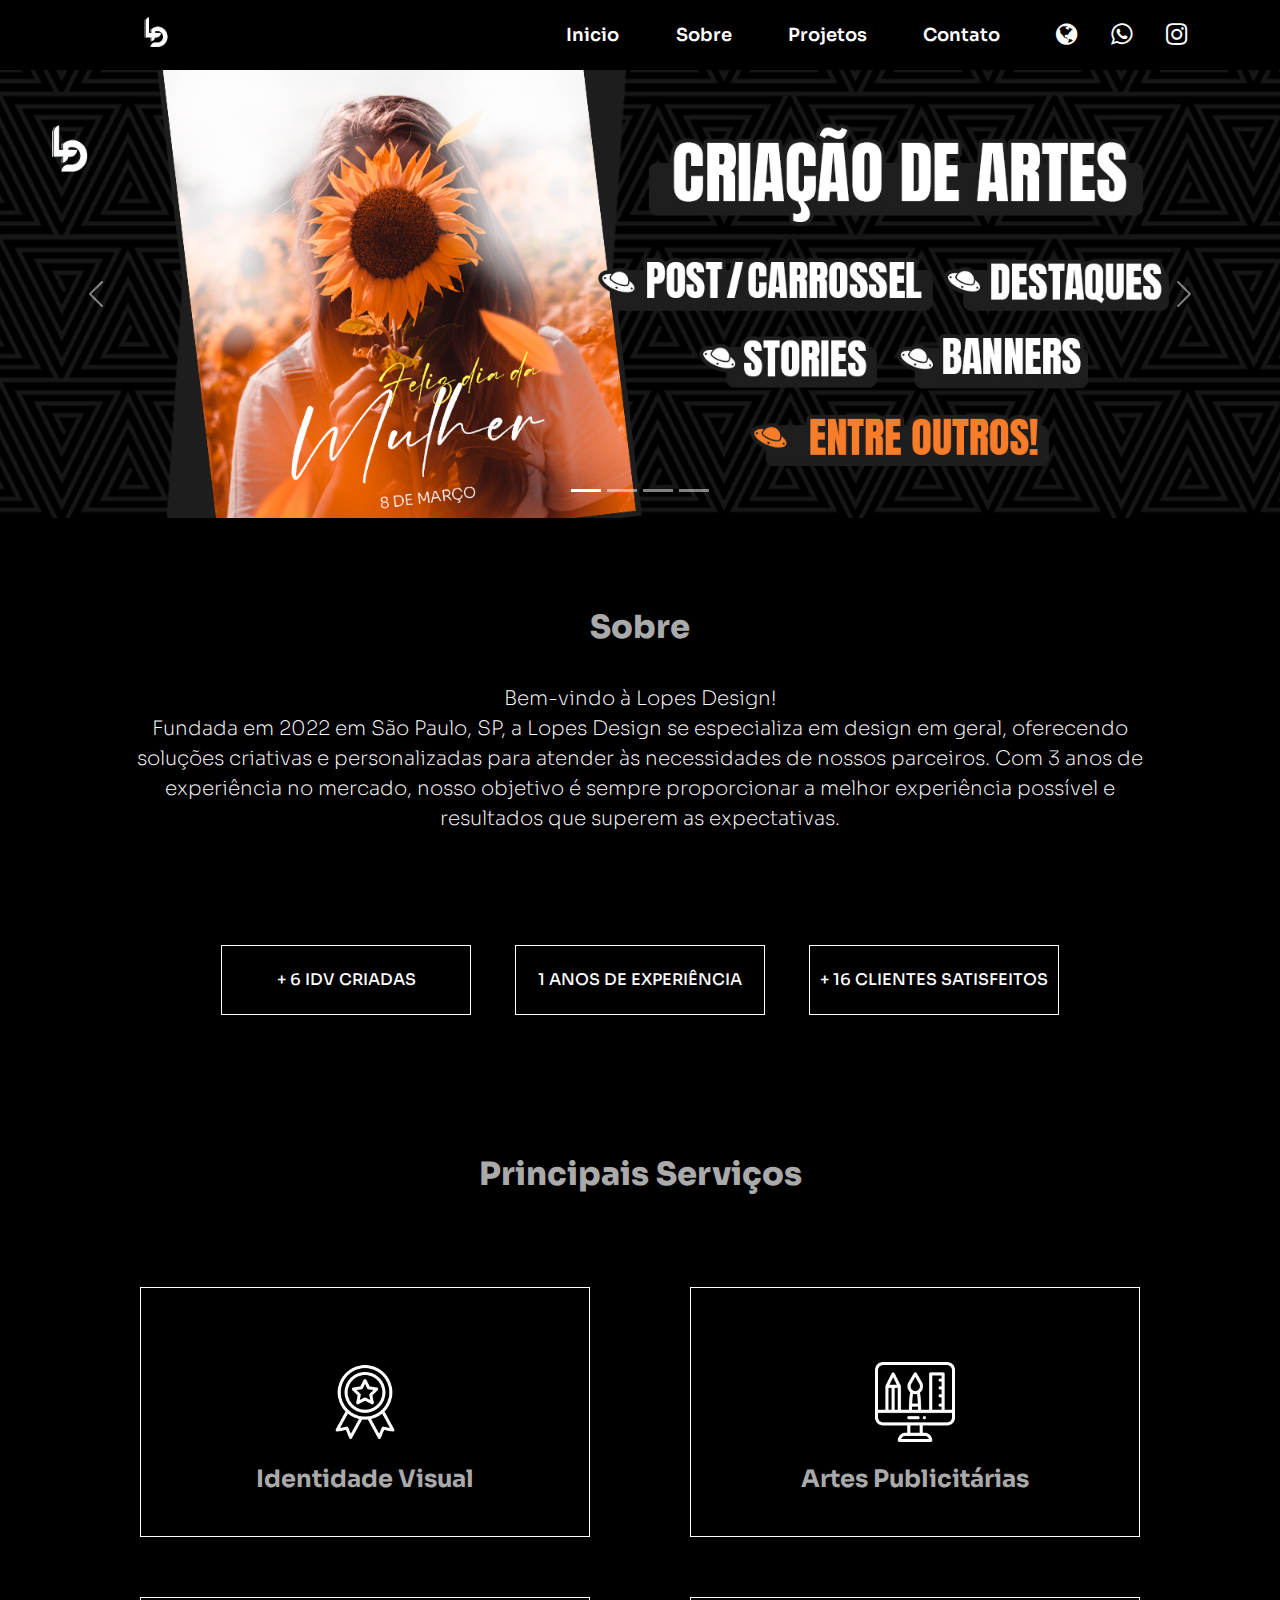
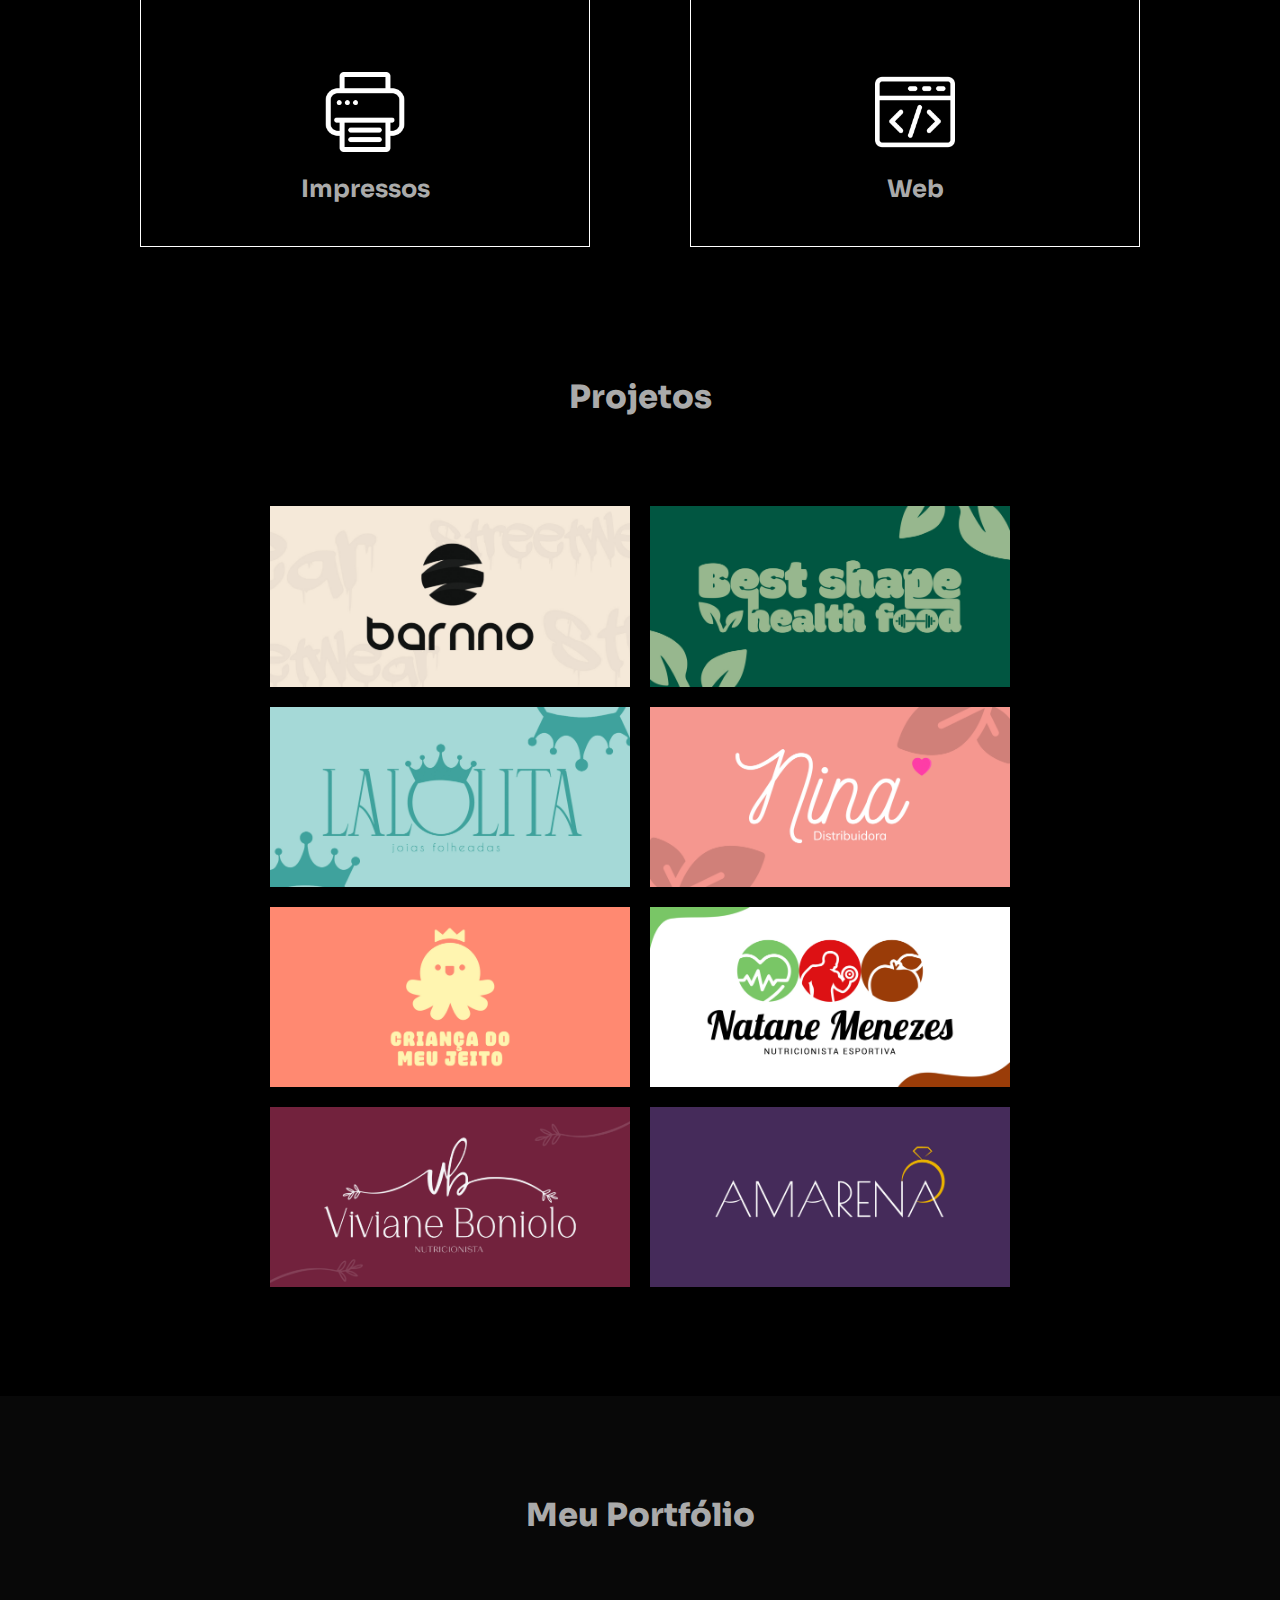
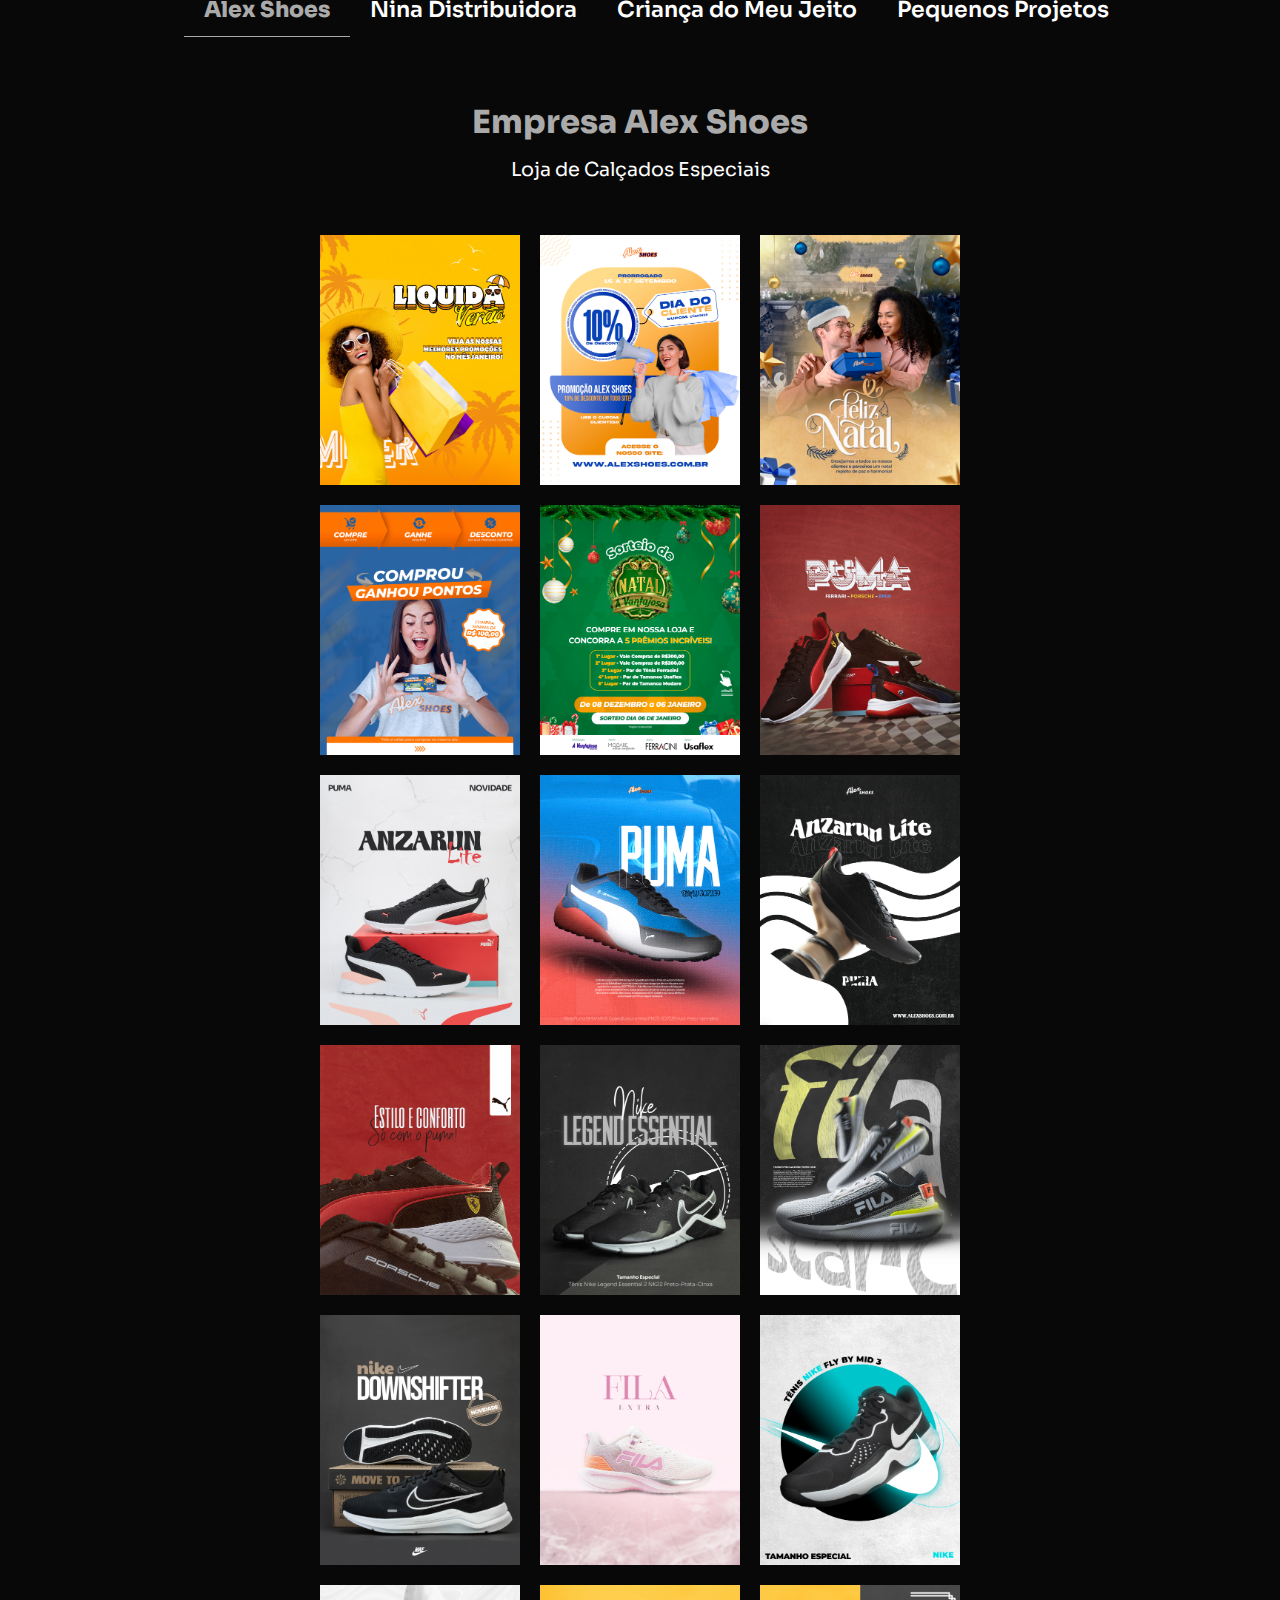
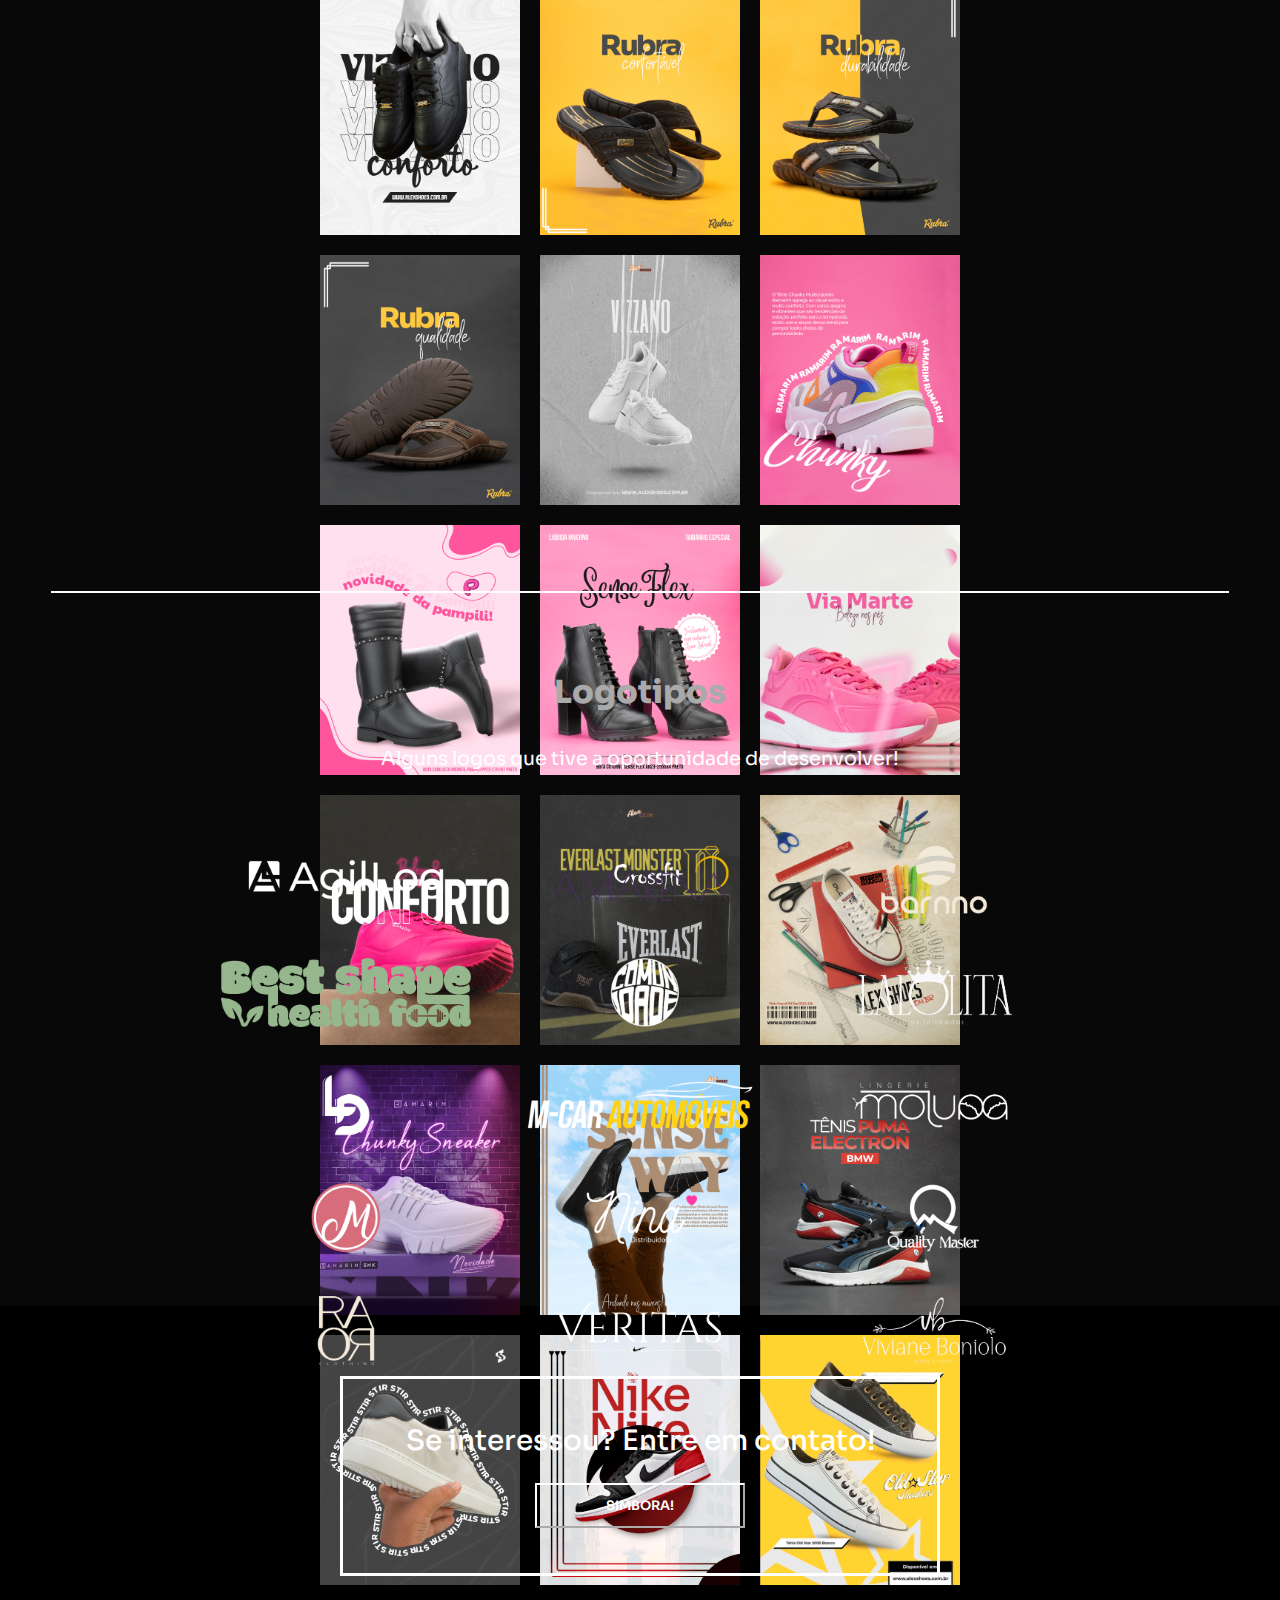
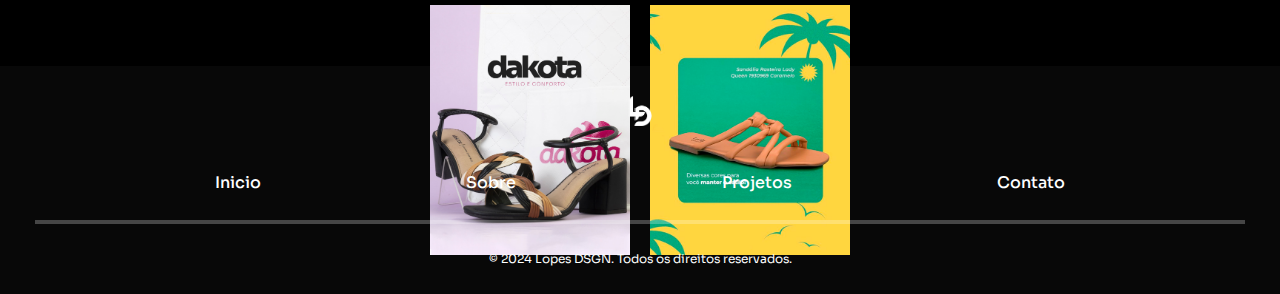
<file: index.html>
<!DOCTYPE html>
<html lang="en">
<head>
    <meta charset="UTF-8">
    <meta name="viewport" content="width=device-width, initial-scale=1.0">
    <meta property="og:title" content="Portfólio - 2024">
    <title>Lopes Design - Inicio</title>
    <link rel="shortcut icon" href="PaginaPort/img/logodsgn.png" type="image/x-icon">
    <link rel="stylesheet" href="https://stackpath.bootstrapcdn.com/font-awesome/4.7.0/css/font-awesome.min.css">
    <link href='https://unpkg.com/boxicons@2.1.4/css/boxicons.min.css' rel='stylesheet'>
    <script src="https://code.jquery.com/jquery-3.7.1.js" integrity="sha256-eKhayi8LEQwp4NKxN+CfCh+3qOVUtJn3QNZ0TciWLP4=" crossorigin="anonymous"></script>
    <link href="lightbox2-2.11.4\src\css/lightbox.css" rel="stylesheet" />
    <script src="lightbox2-2.11.4\src\js/lightbox.js"></script>
    <link href='https://unpkg.com/boxicons@2.1.4/css/boxicons.min.css' rel='stylesheet'>
    <link href="https://cdn.jsdelivr.net/npm/bootstrap@5.3.3/dist/css/bootstrap.min.css" rel="stylesheet" integrity="sha384-QWTKZyjpPEjISv5WaRU9OFeRpok6YctnYmDr5pNlyT2bRjXh0JMhjY6hW+ALEwIH" crossorigin="anonymous">
    <script src="https://cdn.jsdelivr.net/npm/bootstrap@5.3.3/dist/js/bootstrap.bundle.min.js" integrity="sha384-YvpcrYf0tY3lHB60NNkmXc5s9fDVZLESaAA55NDzOxhy9GkcIdslK1eN7N6jIeHz" crossorigin="anonymous"></script>
    <link rel="stylesheet" href="style.css">
    <link rel="stylesheet" href="style.js">
</head>
<body>

    <div class="loader-container" id="loader">
        <div class="loading-gif">
            <img src="./PaginaPort/img/mash.gif" class="gif">
        </div>
        <div class="loading-message">
            <span class="highlight">Magos</span> se alimentando, por favor aguarde!
        </div>
        <div class="loader"></div>
    </div>

    <div class="content-tela" id="content-tela">
        <header>
            <input type="checkbox" name="" id="chk1">
            <div class="logo">
               <img src="PaginaPort/img/logodsgn.png" alt="pok" class="logo-menu">
            </div>
            <label for="chk1" class="menu">
                <i class="fa fa-bars" class="ico"></i>
            </label>
            <ul>
                <li><a href="#">Inicio</a></li>
                <li><a href="#sobre">Sobre</a></li>
                <li><a href="#projetos">Projetos</a></li>    
                <li><a href="contato.html">Contato</a></li>
                <li>
                    <a href="https://linktr.ee/lopes_dsgn" target="_blank"><i class="fa fa-globe" class="ico-menu"></i></a>
                    <a href="https://wa.me/5511989024678" target="_blank"><i class="fa fa-whatsapp" class="ico-menu"></i></a>
                    <a href="https://www.instagram.com/lopes_dsgn?igsh=OGxnN3RtaDJmZGZi" target="_blank"><i class="fa fa-instagram" class="ico-menu"></i></a>
                </li>
            </ul>
        </header>

        <section class="c-carrousel">
            <div id="carouselExampleCaptions" class="carousel slide">
                <div class="carousel-indicators">
                  <button type="button" data-bs-target="#carouselExampleCaptions" data-bs-slide-to="0" class="active" aria-current="true" aria-label="Slide 1"></button>
                  <button type="button" data-bs-target="#carouselExampleCaptions" data-bs-slide-to="1" aria-label="Slide 2"></button>
                  <button type="button" data-bs-target="#carouselExampleCaptions" data-bs-slide-to="2" aria-label="Slide 3"></button>
                  <button type="button" data-bs-target="#carouselExampleCaptions" data-bs-slide-to="3" aria-label="Slide 4"></button>
                </div>
                <div class="carousel-inner">
                  <div class="carousel-item active">
                    <img src="PaginaPort/img//banner1.jpg" class="d-block w-100" alt="...">
                    <div class="carousel-caption d-none d-md-block">
                     <!-- <h5>First slide label</h5>
                      <p>Some representative placeholder content for the first slide.</p> -->
                    </div>
                  </div>
                  <div class="carousel-item">
                    <img src="PaginaPort/img//banner2.jpg" class="d-block w-100" alt="...">
                    <div class="carousel-caption d-none d-md-block">
                      <!--  <h5>Second slide label</h5>
                      <p>Some representative placeholder content for the second slide.</p> -->
                    </div>
                  </div>
                  <div class="carousel-item">
                    <img src="PaginaPort/img/banner3.jpg" class="d-block w-100" alt="...">
                    <div class="carousel-caption d-none d-md-block">
                      <!-- <h5>Third slide label</h5>
                      <p>Some representative placeholder content for the third slide.</p> -->
                    </div>
                  </div>
                  <div class="carousel-item">
                    <img src="PaginaPort/img/banner4.jpg" class="d-block w-100" alt="...">
                    <div class="carousel-caption d-none d-md-block">
                      <!-- <h5>Third slide label</h5>
                      <p>Some representative placeholder content for the third slide.</p> --> 
                    </div>
                  </div>
                </div>
                <button class="carousel-control-prev" type="button" data-bs-target="#carouselExampleCaptions" data-bs-slide="prev">
                  <span class="carousel-control-prev-icon" aria-hidden="true"></span>
                  <span class="visually-hidden">Previous</span>
                </button>
                <button class="carousel-control-next" type="button" data-bs-target="#carouselExampleCaptions" data-bs-slide="next">
                  <span class="carousel-control-next-icon" aria-hidden="true"></span>
                  <span class="visually-hidden">Next</span>
                </button>
              </div>
    </section>

        <main>
            <div class="apresentacao">
               
                <div class="texto-foto">
                        <h1 class="t-titulo" id="sobre">Sobre</h1>
                            <p class="t-conteudo"> 
                                Bem-vindo à Lopes Design! </br>

Fundada em 2022 em São Paulo, SP, a Lopes Design se especializa em design em geral, oferecendo soluções criativas e personalizadas para atender às necessidades de nossos parceiros. Com 3 anos de experiência no mercado, nosso objetivo é sempre proporcionar a melhor experiência possível e resultados que superem as expectativas.   
                            </p>
                        
                </div>

                <div class="c-conteudo">
                    <div class="c-contagem">
                        <div class="botao-contador">
                            <div class="bt-um">
                                <button disabled class="botao-um">
                                   + <span class="num" data-val="16">16</span> IDV Criadas
                                </button>
                                <button disabled class="botao-um">
                                <span class="num" data-val="3">03</span> Anos de Experiência
                                </button>
                                <button disabled class="botao-um">
                                   + <span class="num" data-val="50">50</span> Clientes Satisfeitos
                                </button>
                            </div>                
                        </div>
                    </div>
                </div>

            
                    <div class="area" id="atuacao">
                        <h1 class="quali-texto">Principais Serviços</h1>
                            <div class="container-area">
                                <div class="a-card">
                                    <div class="a-imgcard" data-text="Identidade Visual">
                                        <img src="PaginaPort/img/idv.png">
                                    </div>
                                    <div class="content">
                                        <div>
                                            <h3>Identidade Visual</h3>
                                            <p>Trabalhamos com a criação de IDV, dentro do pacote tem o Marca, Manual da marca, Tipografia, Aplicações, Pattern, Branding, Papelarias, entre outros.</p>
                                        </div>
                                    </div>
                                </div>

                                <div class="a-card">
                                        <div class="a-imgcard" data-text="Artes Publicitárias">
                                            <img src="PaginaPort/img/artes.png">
                                        </div>
                                        <div class="content">
                                            <div>
                                                <h3>Artes</h3>
                                                <p>Trabalhamos com criação de artes no digital, como por exemplo: Post/Carrossel para redes sociais, Storie, Destaques Instagram, Anúncios, Banners, Flyer, Artes promocionais e para eventos, entre outros.</p>
                                            </div>
                                        </div>
                                </div>

                                <div class="a-card">
                                        <div class="a-imgcard" data-text="Impressos">
                                            <img src="PaginaPort/img/impressos.png">
                                        </div>
                                        <div class="content">
                                            <div>
                                                <h3>Impressos</h3>
                                                <p>Convites, Folder, Banner, Cartões de Visita, Cartão Fidelidade, Embalagens, Crachá, Capa de Livro, Revista, Panfletos, Jornal, Convites no geral, Cardápios, Apostilas, Cartazes, Agendas, Calendários, Canecas, Pasta, Papel Timbrado, Panfleto, entre outros.</p>
                                            </div>
                                        </div>
                                </div>

                                <div class="a-card">
                                        <div class="a-imgcard" data-text="Web">
                                            <img src="PaginaPort/img/web.png">
                                        </div>
                                        <div class="content">
                                            <div>
                                                <h3>Web</h3>
                                                <p>Layout de websites, lojas virtuais, Layout de Blogs, Banners, Email marketing, Artes publicitárias, dentre outras.</p>
                                            </div>
                                        </div>
                                </div>
                            </div>
                    </div>
            </div>
        </main> 

        <div class="portf">
            <div class="c-projetos" id="projetos">
                    <h1 class="titulo-projetos">Projetos</h1>
    
                    <div class="imagem-projetos">
                        <div class="image">
                            <a href="tela-projeto-barnno.html">
                                <img src="PaginaPort/marcas/barnno/capa-barnno.jpg" alt="Projeto ..." class="banner-projeto">
                            <div class="contenttt">
                                <h1>Barnno</h1>
                                <p>Ver Mais</p>
                            </div>
                            </a>
                        </div>
    
                        <div class="image">
                            <a href="tela-projeto-best-shape.html">
                                <img src="PaginaPort/marcas/Best/capa-best.jpg" alt="Projeto ..." class="banner-projeto">
                            <div class="contenttt">
                                <h1>Best Shape Health Food</h1>
                                <p>Ver Mais</p>
                            </div>
                            </a>
                        </div>
    
                        <div class="image">
                            <a href="tela-projeto-lalolita.html">
                                <img src="PaginaPort/marcas/Lalolitas/capa-lalolita.jpg" alt="Projeto ..." class="banner-projeto">
                            <div class="contenttt">
                                <h1>Lalolita Joias Folheadas</h1>
                                <p>Ver Mais</p>
                            </div>
                            </a>
                        </div>
    
                        <div class="image">
                            <a href="tela-projeto-nina.html">
                                <img src="PaginaPort/marcas/Nina/capa-nina.jpg" alt="Projeto ..." class="banner-projeto">
                            <div class="contenttt">
                                <h1>Nina Distribuidora EK</h1>
                                <p>Ver Mais</p>
                            </div>
                            </a>
                        </div>
    
                        <div class="image">
                            <a href="tela-projeto-crianca.html">
                                <img src="PaginaPort/marcas/Criança do meu jeito/banner.jpg" alt="Projeto ..." class="banner-projeto">
                            <div class="contenttt">
                                <h1>Criança do Meu Jeito</h1>
                                <p>Ver Mais</p>
                            </div>
                            </a>
                        </div>
    
                        <div class="image">
                            <a href="tela-projeto-natane.html">
                                <img src="PaginaPort/marcas/Natane menezes/banner.jpg" alt="Projeto ..." class="banner-projeto">
                            <div class="contenttt">
                                <h1>Natane Menezes</h1>
                                <p>Ver Mais</p>
                            </div>
                            </a>
                        </div>

                        <div class="image">
                            <a href="tela-projeto-viviane.html">
                                <img src="PaginaPort/marcas/Viviane Boniolo/Banner.jpg" alt="Projeto ..." class="banner-projeto">
                            <div class="contenttt">
                                <h1>Viviane Boniolo</h1>
                                <p>Ver Mais</p>
                            </div>
                            </a>
                        </div>
    
                        <div class="image">
                            <a href="tela-projeto-amarena.html">
                                <img src="PaginaPort/marcas/Amarena/banner.jpg" alt="Projeto ..." class="banner-projeto">
                            <div class="contenttt">
                                <h1>Amarena</h1>
                                <p>Ver Mais</p>
                            </div>
                            </a>
                        </div>
                        <!--
                        <div class="image">
                            <a href="../tela-projeto/projeto.html">
                                <img src="PaginaPort/img/projeto.jpg" alt="Projeto ..." class="banner-projeto">
                            <div class="contenttt">
                                <h1>Projeto Allianz</h1>
                                <p>Ver Mais</p>
                            </div>
                            </a>
                        </div>
    
                        <div class="image">
                            <a href="../tela-projeto/projeto.html">
                                <img src="PaginaPort/img/projeto.jpg" alt="Projeto ..." class="banner-projeto">
                            <div class="contenttt">
                                <h1>Projeto Allianz</h1>
                                <p>Ver Mais</p>
                            </div>
                            </a>
                        </div>
                        -->
                        
    
    
                    </div>
                </div>
        </div>

        

        <div id="portclass" class="portclass">
        
            <div class="portfolio" id="portfolio">
                <div class="meu-port">
                
                    <h1 class="title-port">Meu Portfólio</h1>

                        <ul class="menu-port">
                            <li onclick="mostrarConteudo(1)" class="text-li">Alex Shoes</li>
                            <li onclick="mostrarConteudo(2)" class="text-li">Nina Distribuidora</li>
                            <li onclick="mostrarConteudo(3)" class="text-li">Criança do Meu Jeito</li>
                            <li onclick="mostrarConteudo(4)" class="text-li">Pequenos Projetos</li>
                            
                        </ul>

                        <div id="conteudo1" class="conteudo">
                            <!-- Conteúdo do item 1 -->
                            <h1>Empresa Alex Shoes</h1>
                            <p>Loja de Calçados Especiais</p>
                            <div class="tam-post">
                                <div class="linha">
                                        <a href="PaginaPort/img-criativos/alexshoes/post/post-alex- (1).jpg" data-lightbox="image-1" data-title="Criativos desenvolvidos para AlexShoes">
                                            <img src="PaginaPort/img-criativos/alexshoes/post/post-alex- (1).jpg" alt="" class="post">
                                        </a>
                                        <a href="PaginaPort/img-criativos/alexshoes/post/post-alex- (2).jpg" data-lightbox="image-1" data-title="Criativos desenvolvidos para AlexShoes">
                                            <img src="PaginaPort/img-criativos/alexshoes/post/post-alex- (2).jpg" alt="" class="post">
                                        </a>
                                        <a href="PaginaPort/img-criativos/alexshoes/post/post-alex- (3).jpg" data-lightbox="image-1" data-title="Criativos desenvolvidos para AlexShoes">
                                            <img src="PaginaPort/img-criativos/alexshoes/post/post-alex- (3).jpg" alt="" class="post">
                                        </a>
                                        <a href="PaginaPort/img-criativos/alexshoes/post/post-alex- (4).jpg" data-lightbox="image-1" data-title="Criativos desenvolvidos para AlexShoes">
                                            <img src="PaginaPort/img-criativos/alexshoes/post/post-alex- (4).jpg" alt="" class="post">
                                        </a>
                                        <a href="PaginaPort/img-criativos/alexshoes/post/post-alex- (5).jpg" data-lightbox="image-1" data-title="Criativos desenvolvidos para AlexShoes">
                                            <img src="PaginaPort/img-criativos/alexshoes/post/post-alex- (5).jpg" alt="" class="post">
                                        </a>
                                        <!-- Imagem 6 -->
                                        <a href="PaginaPort/img-criativos/alexshoes/post/post-alex- (6).jpg" data-lightbox="image-1" data-title="Criativos desenvolvidos para AlexShoes">
                                            <img src="PaginaPort/img-criativos/alexshoes/post/post-alex- (6).jpg" alt="" class="post">
                                        </a>

                                        <!-- Imagem 7 -->
                                        <a href="PaginaPort/img-criativos/alexshoes/post/post-alex- (7).jpg" data-lightbox="image-1" data-title="Criativos desenvolvidos para AlexShoes">
                                            <img src="PaginaPort/img-criativos/alexshoes/post/post-alex- (7).jpg" alt="" class="post">
                                        </a>

                                        <!-- Imagem 8 -->
                                        <a href="PaginaPort/img-criativos/alexshoes/post/post-alex- (8).jpg" data-lightbox="image-1" data-title="Criativos desenvolvidos para AlexShoes">
                                            <img src="PaginaPort/img-criativos/alexshoes/post/post-alex- (8).jpg" alt="" class="post">
                                        </a>

                                        <!-- Imagem 9 -->
                                        <a href="PaginaPort/img-criativos/alexshoes/post/post-alex- (9).jpg" data-lightbox="image-1" data-title="Criativos desenvolvidos para AlexShoes">
                                            <img src="PaginaPort/img-criativos/alexshoes/post/post-alex- (9).jpg" alt="" class="post">
                                        </a>

                                        <!-- Imagem 10 -->
                                        <a href="PaginaPort/img-criativos/alexshoes/post/post-alex- (10).jpg" data-lightbox="image-1" data-title="Criativos desenvolvidos para AlexShoes">
                                            <img src="PaginaPort/img-criativos/alexshoes/post/post-alex- (10).jpg" alt="" class="post">
                                        </a>
                                        <!-- Imagem 11 -->
                                        <a href="PaginaPort/img-criativos/alexshoes/post/post-alex- (11).jpg" data-lightbox="image-1" data-title="Criativos desenvolvidos para AlexShoes">
                                            <img src="PaginaPort/img-criativos/alexshoes/post/post-alex- (11).jpg" alt="" class="post">
                                        </a>

                                        <!-- Imagem 12 -->
                                        <a href="PaginaPort/img-criativos/alexshoes/post/post-alex- (12).jpg" data-lightbox="image-1" data-title="Criativos desenvolvidos para AlexShoes">
                                            <img src="PaginaPort/img-criativos/alexshoes/post/post-alex- (12).jpg" alt="" class="post">
                                        </a>

                                        <!-- Imagem 13 -->
                                        <a href="PaginaPort/img-criativos/alexshoes/post/post-alex- (13).jpg" data-lightbox="image-1" data-title="Criativos desenvolvidos para AlexShoes">
                                            <img src="PaginaPort/img-criativos/alexshoes/post/post-alex- (13).jpg" alt="" class="post">
                                        </a>

                                        <!-- Imagem 14 -->
                                        <a href="PaginaPort/img-criativos/alexshoes/post/post-alex- (14).jpg" data-lightbox="image-1" data-title="Criativos desenvolvidos para AlexShoes">
                                            <img src="PaginaPort/img-criativos/alexshoes/post/post-alex- (14).jpg" alt="" class="post">
                                        </a>

                                        <!-- Imagem 15 -->
                                        <a href="PaginaPort/img-criativos/alexshoes/post/post-alex- (15).jpg" data-lightbox="image-1" data-title="Criativos desenvolvidos para AlexShoes">
                                            <img src="PaginaPort/img-criativos/alexshoes/post/post-alex- (15).jpg" alt="" class="post">
                                        </a>

                                        <!-- Imagem 16 -->
                                        <a href="PaginaPort/img-criativos/alexshoes/post/post-alex- (16).jpg" data-lightbox="image-1" data-title="Criativos desenvolvidos para AlexShoes">
                                            <img src="PaginaPort/img-criativos/alexshoes/post/post-alex- (16).jpg" alt="" class="post">
                                        </a>

                                        <!-- Imagem 17 -->
                                        <a href="PaginaPort/img-criativos/alexshoes/post/post-alex- (17).jpg" data-lightbox="image-1" data-title="Criativos desenvolvidos para AlexShoes">
                                            <img src="PaginaPort/img-criativos/alexshoes/post/post-alex- (17).jpg" alt="" class="post">
                                        </a>

                                        <!-- Imagem 18 -->
                                        <a href="PaginaPort/img-criativos/alexshoes/post/post-alex- (18).jpg" data-lightbox="image-1" data-title="Criativos desenvolvidos para AlexShoes">
                                            <img src="PaginaPort/img-criativos/alexshoes/post/post-alex- (18).jpg" alt="" class="post">
                                        </a>

                                        <!-- Imagem 19 -->
                                        <a href="PaginaPort/img-criativos/alexshoes/post/post-alex- (19).jpg" data-lightbox="image-1" data-title="Criativos desenvolvidos para AlexShoes">
                                            <img src="PaginaPort/img-criativos/alexshoes/post/post-alex- (19).jpg" alt="" class="post">
                                        </a>

                                        <!-- Imagem 20 -->
                                        <a href="PaginaPort/img-criativos/alexshoes/post/post-alex- (20).jpg" data-lightbox="image-1" data-title="Criativos desenvolvidos para AlexShoes">
                                            <img src="PaginaPort/img-criativos/alexshoes/post/post-alex- (20).jpg" alt="" class="post">
                                        </a>
                                        <!-- Imagem 21 -->
                                        <a href="PaginaPort/img-criativos/alexshoes/post/post-alex- (21).jpg" data-lightbox="image-1" data-title="Criativos desenvolvidos para AlexShoes">
                                            <img src="PaginaPort/img-criativos/alexshoes/post/post-alex- (21).jpg" alt="" class="post">
                                        </a>

                                        <!-- Imagem 22 -->
                                        <a href="PaginaPort/img-criativos/alexshoes/post/post-alex- (22).jpg" data-lightbox="image-1" data-title="Criativos desenvolvidos para AlexShoes">
                                            <img src="PaginaPort/img-criativos/alexshoes/post/post-alex- (22).jpg" alt="" class="post">
                                        </a>

                                        <!-- Imagem 23 -->
                                        <a href="PaginaPort/img-criativos/alexshoes/post/post-alex- (23).jpg" data-lightbox="image-1" data-title="Criativos desenvolvidos para AlexShoes">
                                            <img src="PaginaPort/img-criativos/alexshoes/post/post-alex- (23).jpg" alt="" class="post">
                                        </a>

                                        <!-- Imagem 24 -->
                                        <a href="PaginaPort/img-criativos/alexshoes/post/post-alex- (24).jpg" data-lightbox="image-1" data-title="Criativos desenvolvidos para AlexShoes">
                                            <img src="PaginaPort/img-criativos/alexshoes/post/post-alex- (24).jpg" alt="" class="post">
                                        </a>

                                        <!-- Imagem 25 -->
                                        <a href="PaginaPort/img-criativos/alexshoes/post/post-alex- (25).jpg" data-lightbox="image-1" data-title="Criativos desenvolvidos para AlexShoes">
                                            <img src="PaginaPort/img-criativos/alexshoes/post/post-alex- (25).jpg" alt="" class="post">
                                        </a>
                                        <!-- Imagem 26 -->
                                        <a href="PaginaPort/img-criativos/alexshoes/post/post-alex- (26).jpg" data-lightbox="image-1" data-title="Criativos desenvolvidos para AlexShoes">
                                            <img src="PaginaPort/img-criativos/alexshoes/post/post-alex- (26).jpg" alt="" class="post">
                                        </a>

                                        <!-- Imagem 27 -->
                                        <a href="PaginaPort/img-criativos/alexshoes/post/post-alex- (27).jpg" data-lightbox="image-1" data-title="Criativos desenvolvidos para AlexShoes">
                                            <img src="PaginaPort/img-criativos/alexshoes/post/post-alex- (27).jpg" alt="" class="post">
                                        </a>

                                        <!-- Imagem 28 -->
                                        <a href="PaginaPort/img-criativos/alexshoes/post/post-alex- (28).jpg" data-lightbox="image-1" data-title="Criativos desenvolvidos para AlexShoes">
                                            <img src="PaginaPort/img-criativos/alexshoes/post/post-alex- (28).jpg" alt="" class="post">
                                        </a>

                                        <!-- Imagem 29 -->
                                        <a href="PaginaPort/img-criativos/alexshoes/post/post-alex- (29).jpg" data-lightbox="image-1" data-title="Criativos desenvolvidos para AlexShoes">
                                            <img src="PaginaPort/img-criativos/alexshoes/post/post-alex- (29).jpg" alt="" class="post">
                                        </a>

                                        <!-- Imagem 30 -->
                                        <a href="PaginaPort/img-criativos/alexshoes/post/post-alex- (30).jpg" data-lightbox="image-1" data-title="Criativos desenvolvidos para AlexShoes">
                                            <img src="PaginaPort/img-criativos/alexshoes/post/post-alex- (30).jpg" alt="" class="post">
                                        </a>

                                        <!-- Imagem 31 -->
                                        <a href="PaginaPort/img-criativos/alexshoes/post/post-alex- (31).jpg" data-lightbox="image-1" data-title="Criativos desenvolvidos para AlexShoes">
                                            <img src="PaginaPort/img-criativos/alexshoes/post/post-alex- (31).jpg" alt="" class="post">
                                        </a>

                                        <!-- Imagem 32 -->
                                        <a href="PaginaPort/img-criativos/alexshoes/post/post-alex- (32).jpg" data-lightbox="image-1" data-title="Criativos desenvolvidos para AlexShoes">
                                            <img src="PaginaPort/img-criativos/alexshoes/post/post-alex- (32).jpg" alt="" class="post">
                                        </a>

                                        <!-- Imagem 33 -->
                                        <a href="PaginaPort/img-criativos/alexshoes/post/post-alex- (33).jpg" data-lightbox="image-1" data-title="Criativos desenvolvidos para AlexShoes">
                                            <img src="PaginaPort/img-criativos/alexshoes/post/post-alex- (33).jpg" alt="" class="post">
                                        </a>

                                        <!-- Imagem 34 -->
                                        <a href="PaginaPort/img-criativos/alexshoes/post/post-alex- (34).jpg" data-lightbox="image-1" data-title="Criativos desenvolvidos para AlexShoes">
                                            <img src="PaginaPort/img-criativos/alexshoes/post/post-alex- (34).jpg" alt="" class="post">
                                        </a>

                                        <!-- Imagem 35 -->
                                        <a href="PaginaPort/img-criativos/alexshoes/post/post-alex- (35).jpg" data-lightbox="image-1" data-title="Criativos desenvolvidos para AlexShoes">
                                            <img src="PaginaPort/img-criativos/alexshoes/post/post-alex- (35).jpg" alt="" class="post">
                                        </a>
                                </div>
                                
                                
                            </div>
                        </div>

                        <div id="conteudo2" class="conteudo">
                            <!-- Conteúdo do item 2 -->
                            <h1>Nina Distribuidora EK</h1>
                            <p>Produtos capilares Veganos</p>
                            <div class="tam-post">
                                <div class="linha">
                                    <a href="PaginaPort/img-criativos/nina/Nina (1).jpg" data-lightbox="image-2" data-title="Criativos desenvolvidos para Nina Distribuidora">
                                        <img src="PaginaPort/img-criativos/nina/Nina (1).jpg" alt="" class="post">
                                    </a>
                                    <a href="PaginaPort/img-criativos/nina/Nina (2).jpg" data-lightbox="image-2" data-title="Criativos desenvolvidos para Nina Distribuidora">
                                        <img src="PaginaPort/img-criativos/nina/Nina (2).jpg" alt="" class="post">
                                    </a>
                                    
                                    <a href="PaginaPort/img-criativos/nina/Nina (3).jpg" data-lightbox="image-2" data-title="Criativos desenvolvidos para Nina Distribuidora">
                                        <img src="PaginaPort/img-criativos/nina/Nina (3).jpg" alt="" class="post">
                                    </a>
                                    
                                    <a href="PaginaPort/img-criativos/nina/Nina (4).jpg" data-lightbox="image-2" data-title="Criativos desenvolvidos para Nina Distribuidora">
                                        <img src="PaginaPort/img-criativos/nina/Nina (4).jpg" alt="" class="post">
                                    </a>
                                    
                                    <a href="PaginaPort/img-criativos/nina/Nina (5).jpg" data-lightbox="image-2" data-title="Criativos desenvolvidos para Nina Distribuidora">
                                        <img src="PaginaPort/img-criativos/nina/Nina (5).jpg" alt="" class="post">
                                    </a>
                                    
                                    <a href="PaginaPort/img-criativos/nina/Nina (6).jpg" data-lightbox="image-2" data-title="Criativos desenvolvidos para Nina Distribuidora">
                                        <img src="PaginaPort/img-criativos/nina/Nina (6).jpg" alt="" class="post">
                                    </a>
                                    
                                    <a href="PaginaPort/img-criativos/nina/Nina (7).jpg" data-lightbox="image-2" data-title="Criativos desenvolvidos para Nina Distribuidora">
                                        <img src="PaginaPort/img-criativos/nina/Nina (7).jpg" alt="" class="post">
                                    </a>
                                    
                                    <a href="PaginaPort/img-criativos/nina/Nina (8).jpg" data-lightbox="image-2" data-title="Criativos desenvolvidos para Nina Distribuidora">
                                        <img src="PaginaPort/img-criativos/nina/Nina (8).jpg" alt="" class="post">
                                    </a>
                                    
                                    <a href="PaginaPort/img-criativos/nina/Nina (9).jpg" data-lightbox="image-2" data-title="Criativos desenvolvidos para Nina Distribuidora">
                                        <img src="PaginaPort/img-criativos/nina/Nina (9).jpg" alt="" class="post">
                                    </a>
                                    
                                    <a href="PaginaPort/img-criativos/nina/Nina (10).jpg" data-lightbox="image-2" data-title="Criativos desenvolvidos para Nina Distribuidora">
                                        <img src="PaginaPort/img-criativos/nina/Nina (10).jpg" alt="" class="post">
                                    </a>

                                    <a href="PaginaPort/img-criativos/nina/Nina (11).jpg" data-lightbox="image-2" data-title="Criativos desenvolvidos para Nina Distribuidora">
                                        <img src="PaginaPort/img-criativos/nina/Nina (11).jpg" alt="" class="post">
                                    </a>
                                    
                                    <a href="PaginaPort/img-criativos/nina/Nina (12).jpg" data-lightbox="image-2" data-title="Criativos desenvolvidos para Nina Distribuidora">
                                        <img src="PaginaPort/img-criativos/nina/Nina (12).jpg" alt="" class="post">
                                    </a>
                                    
                                    <a href="PaginaPort/img-criativos/nina/Nina (13).jpg" data-lightbox="image-2" data-title="Criativos desenvolvidos para Nina Distribuidora">
                                        <img src="PaginaPort/img-criativos/nina/Nina (13).jpg" alt="" class="post">
                                    </a>
                                    
                                    <a href="PaginaPort/img-criativos/nina/Nina (14).jpg" data-lightbox="image-2" data-title="Criativos desenvolvidos para Nina Distribuidora">
                                        <img src="PaginaPort/img-criativos/nina/Nina (14).jpg" alt="" class="post">
                                    </a>
                                    
                                    <a href="PaginaPort/img-criativos/nina/Nina (15).jpg" data-lightbox="image-2" data-title="Criativos desenvolvidos para Nina Distribuidora">
                                        <img src="PaginaPort/img-criativos/nina/Nina (15).jpg" alt="" class="post">
                                    </a>
                                    
                                    <a href="PaginaPort/img-criativos/nina/Nina (16).jpg" data-lightbox="image-2" data-title="Criativos desenvolvidos para Nina Distribuidora">
                                        <img src="PaginaPort/img-criativos/nina/Nina (16).jpg" alt="" class="post">
                                    </a>
                                    
                                    <a href="PaginaPort/img-criativos/nina/Nina (17).jpg" data-lightbox="image-2" data-title="Criativos desenvolvidos para Nina Distribuidora">
                                        <img src="PaginaPort/img-criativos/nina/Nina (17).jpg" alt="" class="post">
                                    </a>
                                    
                                    <a href="PaginaPort/img-criativos/nina/Nina (18).jpg" data-lightbox="image-2" data-title="Criativos desenvolvidos para Nina Distribuidora">
                                        <img src="PaginaPort/img-criativos/nina/Nina (18).jpg" alt="" class="post">
                                    </a>
                                    
                                    <a href="PaginaPort/img-criativos/nina/Nina (19).jpg" data-lightbox="image-2" data-title="Criativos desenvolvidos para Nina Distribuidora">
                                        <img src="PaginaPort/img-criativos/nina/Nina (19).jpg" alt="" class="post">
                                    </a>
                                    
                                    <a href="PaginaPort/img-criativos/nina/Nina (20).jpg" data-lightbox="image-2" data-title="Criativos desenvolvidos para Nina Distribuidora">
                                        <img src="PaginaPort/img-criativos/nina/Nina (20).jpg" alt="" class="post">
                                    </a>

                                    <a href="PaginaPort/img-criativos/nina/Nina (21).jpg" data-lightbox="image-2" data-title="Criativos desenvolvidos para Nina Distribuidora">
                                        <img src="PaginaPort/img-criativos/nina/Nina (21).jpg" alt="" class="post">
                                    </a>
                                    
                                    <a href="PaginaPort/img-criativos/nina/Nina (22).jpg" data-lightbox="image-2" data-title="Criativos desenvolvidos para Nina Distribuidora">
                                        <img src="PaginaPort/img-criativos/nina/Nina (22).jpg" alt="" class="post">
                                    </a>
                                    
                                    <a href="PaginaPort/img-criativos/nina/Nina (23).jpg" data-lightbox="image-2" data-title="Criativos desenvolvidos para Nina Distribuidora">
                                        <img src="PaginaPort/img-criativos/nina/Nina (23).jpg" alt="" class="post">
                                    </a>
                                    
                                    <a href="PaginaPort/img-criativos/nina/Nina (24).jpg" data-lightbox="image-2" data-title="Criativos desenvolvidos para Nina Distribuidora">
                                        <img src="PaginaPort/img-criativos/nina/Nina (24).jpg" alt="" class="post">
                                    </a>
                                    
                                    <a href="PaginaPort/img-criativos/nina/Nina (25).jpg" data-lightbox="image-2" data-title="Criativos desenvolvidos para Nina Distribuidora">
                                        <img src="PaginaPort/img-criativos/nina/Nina (25).jpg" alt="" class="post">
                                    </a>
                                    
                                    <a href="PaginaPort/img-criativos/nina/Nina (26).jpg" data-lightbox="image-2" data-title="Criativos desenvolvidos para Nina Distribuidora">
                                        <img src="PaginaPort/img-criativos/nina/Nina (26).jpg" alt="" class="post">
                                    </a>
                                    
                                    <a href="PaginaPort/img-criativos/nina/Nina (27).jpg" data-lightbox="image-2" data-title="Criativos desenvolvidos para Nina Distribuidora">
                                        <img src="PaginaPort/img-criativos/nina/Nina (27).jpg" alt="" class="post">
                                    </a>
                                    
                                    <a href="PaginaPort/img-criativos/nina/Nina (28).jpg" data-lightbox="image-2" data-title="Criativos desenvolvidos para Nina Distribuidora">
                                        <img src="PaginaPort/img-criativos/nina/Nina (28).jpg" alt="" class="post">
                                    </a>
                                    
                                    <a href="PaginaPort/img-criativos/nina/Nina (29).jpg" data-lightbox="image-2" data-title="Criativos desenvolvidos para Nina Distribuidora">
                                        <img src="PaginaPort/img-criativos/nina/Nina (29).jpg" alt="" class="post">
                                    </a>
                                    
                                    <a href="PaginaPort/img-criativos/nina/Nina (30).jpg" data-lightbox="image-2" data-title="Criativos desenvolvidos para Nina Distribuidora">
                                        <img src="PaginaPort/img-criativos/nina/Nina (30).jpg" alt="" class="post">
                                    </a>

                                    <a href="PaginaPort/img-criativos/nina/Nina (31).jpg" data-lightbox="image-2" data-title="Criativos desenvolvidos para Nina Distribuidora">
                                        <img src="PaginaPort/img-criativos/nina/Nina (31).jpg" alt="" class="post">
                                    </a>
                                    
                                    <a href="PaginaPort/img-criativos/nina/Nina (32).jpg" data-lightbox="image-2" data-title="Criativos desenvolvidos para Nina Distribuidora">
                                        <img src="PaginaPort/img-criativos/nina/Nina (32).jpg" alt="" class="post">
                                    </a>
                                    
                                    <a href="PaginaPort/img-criativos/nina/Nina (33).jpg" data-lightbox="image-2" data-title="Criativos desenvolvidos para Nina Distribuidora">
                                        <img src="PaginaPort/img-criativos/nina/Nina (33).jpg" alt="" class="post">
                                    </a>
                                    
                                    <a href="PaginaPort/img-criativos/nina/Nina (34).jpg" data-lightbox="image-2" data-title="Criativos desenvolvidos para Nina Distribuidora">
                                        <img src="PaginaPort/img-criativos/nina/Nina (34).jpg" alt="" class="post">
                                    </a>
                                    
                                    <a href="PaginaPort/img-criativos/nina/Nina (35).jpg" data-lightbox="image-2" data-title="Criativos desenvolvidos para Nina Distribuidora">
                                        <img src="PaginaPort/img-criativos/nina/Nina (35).jpg" alt="" class="post">
                                    </a>
    
                                </div>
                                
                            </div>
                        </div>

                        <div id="conteudo3" class="conteudo">
                            <!-- Conteúdo do item 3 -->
                            <h1>Criança do Meu Jeito</h1>
                            <p>Roupas Infantil</p>
                            <div class="tam-post">
                                <div class="linha">
                                    <a href="PaginaPort/img-criativos/Criança do MJ/C- (1).png" data-lightbox="image-3" data-title="Criativos desenvolvidos para Criança do Meu Jeito">
                                        <img src="PaginaPort/img-criativos/Criança do MJ/C- (1).png" alt="" class="post">
                                    </a>
                                    <a href="PaginaPort/img-criativos/Criança do MJ/C- (2).png" data-lightbox="image-3" data-title="Criativos desenvolvidos para Criança do Meu Jeito">
                                        <img src="PaginaPort/img-criativos/Criança do MJ/C- (2).png" alt="" class="post">
                                    </a>
                                    
                                    <a href="PaginaPort/img-criativos/Criança do MJ/C- (3).png" data-lightbox="image-3" data-title="Criativos desenvolvidos para Criança do Meu Jeito">
                                        <img src="PaginaPort/img-criativos/Criança do MJ/C- (3).png" alt="" class="post">
                                    </a>
                                    
                                    <a href="PaginaPort/img-criativos/Criança do MJ/C- (4).png" data-lightbox="image-3" data-title="Criativos desenvolvidos para Criança do Meu Jeito">
                                        <img src="PaginaPort/img-criativos/Criança do MJ/C- (4).png" alt="" class="post">
                                    </a>
                                    
                                    <a href="PaginaPort/img-criativos/Criança do MJ/C- (5).png" data-lightbox="image-3" data-title="Criativos desenvolvidos para Criança do Meu Jeito">
                                        <img src="PaginaPort/img-criativos/Criança do MJ/C- (5).png" alt="" class="post">
                                    </a>
                                    
                                    <a href="PaginaPort/img-criativos/Criança do MJ/C- (6).png" data-lightbox="image-3" data-title="Criativos desenvolvidos para Criança do Meu Jeito">
                                        <img src="PaginaPort/img-criativos/Criança do MJ/C- (6).png" alt="" class="post">
                                    </a>
                                    
                                    <a href="PaginaPort/img-criativos/Criança do MJ/C- (7).png" data-lightbox="image-3" data-title="Criativos desenvolvidos para Criança do Meu Jeito">
                                        <img src="PaginaPort/img-criativos/Criança do MJ/C- (7).png" alt="" class="post">
                                    </a>
                                    
                                    <a href="PaginaPort/img-criativos/Criança do MJ/C- (8).png" data-lightbox="image-3" data-title="Criativos desenvolvidos para Criança do Meu Jeito">
                                        <img src="PaginaPort/img-criativos/Criança do MJ/C- (8).png" alt="" class="post">
                                    </a>
                                    
                                    <a href="PaginaPort/img-criativos/Criança do MJ/C- (9).png" data-lightbox="image-3" data-title="Criativos desenvolvidos para Criança do Meu Jeito">
                                        <img src="PaginaPort/img-criativos/Criança do MJ/C- (9).png" alt="" class="post">
                                    </a>
                                    
                                    <a href="PaginaPort/img-criativos/Criança do MJ/C- (10).png" data-lightbox="image-3" data-title="Criativos desenvolvidos para Criança do Meu Jeito">
                                        <img src="PaginaPort/img-criativos/Criança do MJ/C- (10).png" alt="" class="post">
                                    </a>
                                    
                                    <a href="PaginaPort/img-criativos/Criança do MJ/C- (11).png" data-lightbox="image-3" data-title="Criativos desenvolvidos para Criança do Meu Jeito">
                                        <img src="PaginaPort/img-criativos/Criança do MJ/C- (11).png" alt="" class="post">
                                    </a>
                                    
                                    <a href="PaginaPort/img-criativos/Criança do MJ/C- (12).png" data-lightbox="image-3" data-title="Criativos desenvolvidos para Criança do Meu Jeito">
                                        <img src="PaginaPort/img-criativos/Criança do MJ/C- (12).png" alt="" class="post">
                                    </a>
                                    
                                    <a href="PaginaPort/img-criativos/Criança do MJ/C- (13).png" data-lightbox="image-3" data-title="Criativos desenvolvidos para Criança do Meu Jeito">
                                        <img src="PaginaPort/img-criativos/Criança do MJ/C- (13).png" alt="" class="post">
                                    </a>
                                    
                                    <a href="PaginaPort/img-criativos/Criança do MJ/C- (14).png" data-lightbox="image-3" data-title="Criativos desenvolvidos para Criança do Meu Jeito">
                                        <img src="PaginaPort/img-criativos/Criança do MJ/C- (14).png" alt="" class="post">
                                    </a>
                                    
                                    <a href="PaginaPort/img-criativos/Criança do MJ/C- (15).png" data-lightbox="image-3" data-title="Criativos desenvolvidos para Criança do Meu Jeito">
                                        <img src="PaginaPort/img-criativos/Criança do MJ/C- (15).png" alt="" class="post">
                                    </a>
                                    
                                    <a href="PaginaPort/img-criativos/Criança do MJ/C- (16).png" data-lightbox="image-3" data-title="Criativos desenvolvidos para Criança do Meu Jeito">
                                        <img src="PaginaPort/img-criativos/Criança do MJ/C- (16).png" alt="" class="post">
                                    </a>
                                    
                                    <a href="PaginaPort/img-criativos/Criança do MJ/C- (17).png" data-lightbox="image-3" data-title="Criativos desenvolvidos para Criança do Meu Jeito">
                                        <img src="PaginaPort/img-criativos/Criança do MJ/C- (17).png" alt="" class="post">
                                    </a>
                                    
                                    <a href="PaginaPort/img-criativos/Criança do MJ/C- (18).png" data-lightbox="image-3" data-title="Criativos desenvolvidos para Criança do Meu Jeito">
                                        <img src="PaginaPort/img-criativos/Criança do MJ/C- (18).png" alt="" class="post">
                                    </a>
                                    
                                    <a href="PaginaPort/img-criativos/Criança do MJ/C- (19).png" data-lightbox="image-3" data-title="Criativos desenvolvidos para Criança do Meu Jeito">
                                        <img src="PaginaPort/img-criativos/Criança do MJ/C- (19).png" alt="" class="post">
                                    </a>
                                    
                                    <a href="PaginaPort/img-criativos/Criança do MJ/C- (20).png" data-lightbox="image-3" data-title="Criativos desenvolvidos para Criança do Meu Jeito">
                                        <img src="PaginaPort/img-criativos/Criança do MJ/C- (20).png" alt="" class="post">
                                    </a>
                                    
                                    <a href="PaginaPort/img-criativos/Criança do MJ/C- (21).png" data-lightbox="image-3" data-title="Criativos desenvolvidos para Criança do Meu Jeito">
                                        <img src="PaginaPort/img-criativos/Criança do MJ/C- (21).png" alt="" class="post">
                                    </a>

                                    <a href="PaginaPort/img-criativos/Criança do MJ/C- (22).png" data-lightbox="image-3" data-title="Criativos desenvolvidos para Criança do Meu Jeito">
                                        <img src="PaginaPort/img-criativos/Criança do MJ/C- (22).png" alt="" class="post">
                                    </a>
                                    
                                    <a href="PaginaPort/img-criativos/Criança do MJ/C- (23).png" data-lightbox="image-3" data-title="Criativos desenvolvidos para Criança do Meu Jeito">
                                        <img src="PaginaPort/img-criativos/Criança do MJ/C- (23).png" alt="" class="post">
                                    </a>
                                    
                                    <a href="PaginaPort/img-criativos/Criança do MJ/C- (24).png" data-lightbox="image-3" data-title="Criativos desenvolvidos para Criança do Meu Jeito">
                                        <img src="PaginaPort/img-criativos/Criança do MJ/C- (24).png" alt="" class="post">
                                    </a>
                                    
                                    <a href="PaginaPort/img-criativos/Criança do MJ/C- (25).png" data-lightbox="image-3" data-title="Criativos desenvolvidos para Criança do Meu Jeito">
                                        <img src="PaginaPort/img-criativos/Criança do MJ/C- (25).png" alt="" class="post">
                                    </a>
                                    
                                    <a href="PaginaPort/img-criativos/Criança do MJ/C- (26).png" data-lightbox="image-3" data-title="Criativos desenvolvidos para Criança do Meu Jeito">
                                        <img src="PaginaPort/img-criativos/Criança do MJ/C- (26).png" alt="" class="post">
                                    </a>
                                    
                                    <a href="PaginaPort/img-criativos/Criança do MJ/C- (27).png" data-lightbox="image-3" data-title="Criativos desenvolvidos para Criança do Meu Jeito">
                                        <img src="PaginaPort/img-criativos/Criança do MJ/C- (27).png" alt="" class="post">
                                    </a>
                                    
                                    <a href="PaginaPort/img-criativos/Criança do MJ/C- (28).png" data-lightbox="image-3" data-title="Criativos desenvolvidos para Criança do Meu Jeito">
                                        <img src="PaginaPort/img-criativos/Criança do MJ/C- (28).png" alt="" class="post">
                                    </a>
                                    
                                    <a href="PaginaPort/img-criativos/Criança do MJ/C- (29).png" data-lightbox="image-3" data-title="Criativos desenvolvidos para Criança do Meu Jeito">
                                        <img src="PaginaPort/img-criativos/Criança do MJ/C- (29).png" alt="" class="post">
                                    </a>
                                    
                                    <a href="PaginaPort/img-criativos/Criança do MJ/C- (30).png" data-lightbox="image-3" data-title="Criativos desenvolvidos para Criança do Meu Jeito">
                                        <img src="PaginaPort/img-criativos/Criança do MJ/C- (30).png" alt="" class="post">
                                    </a>
                                    
                                    <a href="PaginaPort/img-criativos/Criança do MJ/C- (31).png" data-lightbox="image-3" data-title="Criativos desenvolvidos para Criança do Meu Jeito">
                                        <img src="PaginaPort/img-criativos/Criança do MJ/C- (31).png" alt="" class="post">
                                    </a>
                                    
                                    <a href="PaginaPort/img-criativos/Criança do MJ/C- (32).png" data-lightbox="image-3" data-title="Criativos desenvolvidos para Criança do Meu Jeito">
                                        <img src="PaginaPort/img-criativos/Criança do MJ/C- (32).png" alt="" class="post">
                                    </a>
                                    
                                    <a href="PaginaPort/img-criativos/Criança do MJ/C- (33).png" data-lightbox="image-3" data-title="Criativos desenvolvidos para Criança do Meu Jeito">
                                        <img src="PaginaPort/img-criativos/Criança do MJ/C- (33).png" alt="" class="post">
                                    </a>
                                    
                                    <a href="PaginaPort/img-criativos/Criança do MJ/C- (34).png" data-lightbox="image-3" data-title="Criativos desenvolvidos para Criança do Meu Jeito">
                                        <img src="PaginaPort/img-criativos/Criança do MJ/C- (34).png" alt="" class="post">
                                    </a>
                                    
                                    <a href="PaginaPort/img-criativos/Criança do MJ/C- (35).png" data-lightbox="image-3" data-title="Criativos desenvolvidos para Criança do Meu Jeito">
                                        <img src="PaginaPort/img-criativos/Criança do MJ/C- (35).png" alt="" class="post">
                                    </a>
                                    
                                    
                                </div>
                                  
                            </div>   
                        </div>

                        <div id="conteudo4" class="conteudo">
                            <!-- Conteúdo do item 4 -->
                            <h1>Pequenos Projetos</h1>
                            <p>Criativos desenvolvidos para diversas empresas!</p>
                            <div class="tam-post">
                                <div class="linha">
                                    <a href="PaginaPort/img-criativos/aleatorio/all (1).jpg" data-lightbox="image-4" data-title="Projetos Curtos">
                                        <img src="PaginaPort/img-criativos/aleatorio/all (1).jpg" alt="" class="post">
                                    </a>
                                    
                                    <a href="PaginaPort/img-criativos/aleatorio/all (2).jpg" data-lightbox="image-4" data-title="Projetos Curtos">
                                        <img src="PaginaPort/img-criativos/aleatorio/all (2).jpg" alt="" class="post">
                                    </a>
                                    
                                    <a href="PaginaPort/img-criativos/aleatorio/all (3).jpg" data-lightbox="image-4" data-title="Projetos Curtos">
                                        <img src="PaginaPort/img-criativos/aleatorio/all (3).jpg" alt="" class="post">
                                    </a>
                                    
                                    <a href="PaginaPort/img-criativos/aleatorio/all (4).jpg" data-lightbox="image-4" data-title="Projetos Curtos">
                                        <img src="PaginaPort/img-criativos/aleatorio/all (4).jpg" alt="" class="post">
                                    </a>
                                    
                                    <a href="PaginaPort/img-criativos/aleatorio/all (5).jpg" data-lightbox="image-4" data-title="Projetos Curtos">
                                        <img src="PaginaPort/img-criativos/aleatorio/all (5).jpg" alt="" class="post">
                                    </a>
                                    
                                    <a href="PaginaPort/img-criativos/aleatorio/all (6).jpg" data-lightbox="image-4" data-title="Projetos Curtos">
                                        <img src="PaginaPort/img-criativos/aleatorio/all (6).jpg" alt="" class="post">
                                    </a>
                                    
                                    <a href="PaginaPort/img-criativos/aleatorio/all (7).jpg" data-lightbox="image-4" data-title="Projetos Curtos">
                                        <img src="PaginaPort/img-criativos/aleatorio/all (7).jpg" alt="" class="post">
                                    </a>
                                    
                                    <a href="PaginaPort/img-criativos/aleatorio/all (8).jpg" data-lightbox="image-4" data-title="Projetos Curtos">
                                        <img src="PaginaPort/img-criativos/aleatorio/all (8).jpg" alt="" class="post">
                                    </a>
                                    
                                    <a href="PaginaPort/img-criativos/aleatorio/all (9).jpg" data-lightbox="image-4" data-title="Projetos Curtos">
                                        <img src="PaginaPort/img-criativos/aleatorio/all (9).jpg" alt="" class="post">
                                    </a>
                                    
                                    <a href="PaginaPort/img-criativos/aleatorio/all (10).jpg" data-lightbox="image-4" data-title="Projetos Curtos">
                                        <img src="PaginaPort/img-criativos/aleatorio/all (10).jpg" alt="" class="post">
                                    </a>

                                    <a href="PaginaPort/img-criativos/aleatorio/all (11).jpg" data-lightbox="image-4" data-title="Projetos Curtos">
                                        <img src="PaginaPort/img-criativos/aleatorio/all (11).jpg" alt="" class="post">
                                    </a>
                                    
                                    <a href="PaginaPort/img-criativos/aleatorio/all (12).jpg" data-lightbox="image-4" data-title="Projetos Curtos">
                                        <img src="PaginaPort/img-criativos/aleatorio/all (12).jpg" alt="" class="post">
                                    </a>
                                    
                                    <a href="PaginaPort/img-criativos/aleatorio/all (13).jpg" data-lightbox="image-4" data-title="Projetos Curtos">
                                        <img src="PaginaPort/img-criativos/aleatorio/all (13).jpg" alt="" class="post">
                                    </a>
                                    
                                    <a href="PaginaPort/img-criativos/aleatorio/all (14).jpg" data-lightbox="image-4" data-title="Projetos Curtos">
                                        <img src="PaginaPort/img-criativos/aleatorio/all (14).jpg" alt="" class="post">
                                    </a>
                                    
                                    <a href="PaginaPort/img-criativos/aleatorio/all (15).jpg" data-lightbox="image-4" data-title="Projetos Curtos">
                                        <img src="PaginaPort/img-criativos/aleatorio/all (15).jpg" alt="" class="post">
                                    </a>
                                    
                                    <a href="PaginaPort/img-criativos/aleatorio/all (16).jpg" data-lightbox="image-4" data-title="Projetos Curtos">
                                        <img src="PaginaPort/img-criativos/aleatorio/all (16).jpg" alt="" class="post">
                                    </a>
                                    
                                    <a href="PaginaPort/img-criativos/aleatorio/all (17).jpg" data-lightbox="image-4" data-title="Projetos Curtos">
                                        <img src="PaginaPort/img-criativos/aleatorio/all (17).jpg" alt="" class="post">
                                    </a>
                                    
                                    <a href="PaginaPort/img-criativos/aleatorio/all (18).jpg" data-lightbox="image-4" data-title="Projetos Curtos">
                                        <img src="PaginaPort/img-criativos/aleatorio/all (18).jpg" alt="" class="post">
                                    </a>
                                    
                                    <a href="PaginaPort/img-criativos/aleatorio/all (19).jpg" data-lightbox="image-4" data-title="Projetos Curtos">
                                        <img src="PaginaPort/img-criativos/aleatorio/all (19).jpg" alt="" class="post">
                                    </a>
                                    
                                    <a href="PaginaPort/img-criativos/aleatorio/all (20).jpg" data-lightbox="image-4" data-title="Projetos Curtos">
                                        <img src="PaginaPort/img-criativos/aleatorio/all (20).jpg" alt="" class="post">
                                    </a>
                                    
                                    <a href="PaginaPort/img-criativos/aleatorio/all (21).jpg" data-lightbox="image-4" data-title="Projetos Curtos">
                                        <img src="PaginaPort/img-criativos/aleatorio/all (21).jpg" alt="" class="post">
                                    </a>
                                    
                                    <a href="PaginaPort/img-criativos/aleatorio/all (22).jpg" data-lightbox="image-4" data-title="Projetos Curtos">
                                        <img src="PaginaPort/img-criativos/aleatorio/all (22).jpg" alt="" class="post">
                                    </a>
                                    
                                    <a href="PaginaPort/img-criativos/aleatorio/all (23).jpg" data-lightbox="image-4" data-title="Projetos Curtos">
                                        <img src="PaginaPort/img-criativos/aleatorio/all (23).jpg" alt="" class="post">
                                    </a>
                                    
                                    <a href="PaginaPort/img-criativos/aleatorio/all (24).jpg" data-lightbox="image-4" data-title="Projetos Curtos">
                                        <img src="PaginaPort/img-criativos/aleatorio/all (24).jpg" alt="" class="post">
                                    </a>
                                    
                                    <a href="PaginaPort/img-criativos/aleatorio/all (25).jpg" data-lightbox="image-4" data-title="Projetos Curtos">
                                        <img src="PaginaPort/img-criativos/aleatorio/all (25).jpg" alt="" class="post">
                                    </a>
                                    
                                    <a href="PaginaPort/img-criativos/aleatorio/all (26).jpg" data-lightbox="image-4" data-title="Projetos Curtos">
                                        <img src="PaginaPort/img-criativos/aleatorio/all (26).jpg" alt="" class="post">
                                    </a>
                                    
                                    <a href="PaginaPort/img-criativos/aleatorio/all (27).jpg" data-lightbox="image-4" data-title="Projetos Curtos">
                                        <img src="PaginaPort/img-criativos/aleatorio/all (27).jpg" alt="" class="post">
                                    </a>
                                    
                                    <a href="PaginaPort/img-criativos/aleatorio/all (28).jpg" data-lightbox="image-4" data-title="Projetos Curtos">
                                        <img src="PaginaPort/img-criativos/aleatorio/all (28).jpg" alt="" class="post">
                                    </a>
                                    
                                    <a href="PaginaPort/img-criativos/aleatorio/all (29).jpg" data-lightbox="image-4" data-title="Projetos Curtos">
                                        <img src="PaginaPort/img-criativos/aleatorio/all (29).jpg" alt="" class="post">
                                    </a>
                                    
                                    <a href="PaginaPort/img-criativos/aleatorio/all (30).jpg" data-lightbox="image-4" data-title="Projetos Curtos">
                                        <img src="PaginaPort/img-criativos/aleatorio/all (30).jpg" alt="" class="post">
                                    </a>
                                    
                                    <a href="PaginaPort/img-criativos/aleatorio/all (36).jpg" data-lightbox="image-4" data-title="Projetos Curtos">
                                        <img src="PaginaPort/img-criativos/aleatorio/all (36).jpg" alt="" class="post">
                                    </a>
                                    
                                    <a href="PaginaPort/img-criativos/aleatorio/all (37).jpg" data-lightbox="image-4" data-title="Projetos Curtos">
                                        <img src="PaginaPort/img-criativos/aleatorio/all (37).jpg" alt="" class="post">
                                    </a>
                                    
                                    <a href="PaginaPort/img-criativos/aleatorio/all (38).jpg" data-lightbox="image-4" data-title="Projetos Curtos">
                                        <img src="PaginaPort/img-criativos/aleatorio/all (38).jpg" alt="" class="post">
                                    </a>
                                    
                                    <a href="PaginaPort/img-criativos/aleatorio/all (39).jpg" data-lightbox="image-4" data-title="Projetos Curtos">
                                        <img src="PaginaPort/img-criativos/aleatorio/all (39).jpg" alt="" class="post">
                                    </a>
                                    
                                    <a href="PaginaPort/img-criativos/aleatorio/all (40).jpg" data-lightbox="image-4" data-title="Projetos Curtos">
                                        <img src="PaginaPort/img-criativos/aleatorio/all (40).jpg" alt="" class="post">
                                    </a>
                                </div>     
                            </div>   
                        </div>
                </div>
            </div>



            <div class="logotipo">
                
            <div class="linha-rosa2"></div>
                <h1 class="logo-titulo">Logotipos</h1>
                <p class="logo-subtitulo">Alguns logos que tive a oportunidade de desenvolver!</p>
                    <div class="logotipo-imagens">
                        <a href="PaginaPort/img-logo/agill.png" data-lightbox="image-5" data-title="Logotipo Agillog">
                            <img src="PaginaPort/img-logo/agill.png" alt="" class="l-imagem">
                        </a>
                        <a href="PaginaPort/img-logo/Amarena.png" data-lightbox="image-5" data-title="Logitpo Amarena">
                            <img src="PaginaPort/img-logo/Amarena.png" alt="" class="l-imagem">
                        </a>
                        
                        <a href="PaginaPort/img-logo/Barnno.png" data-lightbox="image-5" data-title="Logitpo Barnno">
                            <img src="PaginaPort/img-logo/Barnno.png" alt="" class="l-imagem">
                        </a>
                        
                        <a href="PaginaPort/img-logo/Best.png" data-lightbox="image-5" data-title="Logotipo Best Shape Health Food">
                            <img src="PaginaPort/img-logo/Best.png" alt="" class="l-imagem">
                        </a>
                        
                        <a href="PaginaPort/img-logo/comunidade.png" data-lightbox="image-5" data-title="Logotipo Comunidade">
                            <img src="PaginaPort/img-logo/comunidade.png" alt="" class="l-imagem">
                        </a>
                        
                        <a href="PaginaPort/img-logo/Lalolita.png" data-lightbox="image-5" data-title="Logotipo Lalolita">
                            <img src="PaginaPort/img-logo/Lalolita.png" alt="" class="l-imagem">
                        </a>
                        
                        <a href="PaginaPort/img-logo/lopes.png" data-lightbox="image-5" data-title="Logotipo LopesDSGN">
                            <img src="PaginaPort/img-logo/lopes.png" alt="" class="l-imagem">
                        </a>
                        
                        <a href="PaginaPort/img-logo/m-car.png" data-lightbox="image-5" data-title="Logotipo M-Car">
                            <img src="PaginaPort/img-logo/m-car.png" alt="" class="l-imagem">
                        </a>
                        
                        <a href="PaginaPort/img-logo/molupa-lingerie.png" data-lightbox="image-5" data-title="Logotipo Molupa Lingerie">
                            <img src="PaginaPort/img-logo/molupa-lingerie.png" alt="" class="l-imagem">
                        </a>
                        
                        <a href="PaginaPort/img-logo/molupa.png" data-lightbox="image-5" data-title="Logotipo Molupa Mimos">
                            <img src="PaginaPort/img-logo/molupa.png" alt="" class="l-imagem">
                        </a>
                        
                        <a href="PaginaPort/img-logo/nina.png" data-lightbox="image-5" data-title="Logotipo Nina Distribuidora EK">
                            <img src="PaginaPort/img-logo/nina.png" alt="" class="l-imagem">
                        </a>
                        
                        <a href="PaginaPort/img-logo/quality master.png" data-lightbox="image-5" data-title="Logotipo Quality Master">
                            <img src="PaginaPort/img-logo/quality master.png" alt="" class="l-imagem">
                        </a>
                        
                        <a href="PaginaPort/img-logo/Raro.png" data-lightbox="image-5" data-title="Logotipo Raro Clothing">
                            <img src="PaginaPort/img-logo/Raro.png" alt="" class="l-imagem">
                        </a>
                        
                        <a href="PaginaPort/img-logo/veritas.png" data-lightbox="image-5" data-title="Logo Veritas">
                            <img src="PaginaPort/img-logo/veritas.png" alt="" class="l-imagem">
                        </a>
                        
                        <a href="PaginaPort/img-logo/viviane nutri.png" data-lightbox="image-5" data-title="Logotipo Viviane Nutricionista">
                            <img src="PaginaPort/img-logo/viviane nutri.png" alt="" class="l-imagem">
                        </a>
                        
                        
                    </div>
            </div>


        </div>
        <div class="direcao">
                <div class="chamada">
                <a href="https://wa.me/5511989024678" class="botao-chamada" target="_blank">
                    <h4 class="text-h4">Se interessou? Entre em contato!</h4>
                    <button class="botao-chamada-ap">
                        Simbora!
                    </button>
                </a>
                </div>
        </div>

        <footer>
            <div class="rodape">
                <img src="PaginaPort/img/logodsgn.png" alt="Logo" class="logo-rodape">
                <ul class="title-rodape">
                    <li><a href="#">Inicio</a></li>
                    <li><a href="#sobre">Sobre</a></li>
                    <li><a href="#projetos">Projetos</a></li>
                    <li><a href="contato.html">Contato</a></li>
                </ul>
        
                <hr class="linha-rodape">
        
                <p class="text-rodape">© 2024 Lopes DSGN. Todos os direitos reservados.</p>
        
            </div>
        </footer>
</div>
            <script src="style.js"></script>
            <script>
                window.addEventListener('load', function() {
                        // Esconde a tela de carregamento
                        document.getElementById('loader').style.display = 'none';
                        // Exibe o conteúdo do site
                        document.getElementById('content-tela').style.display = 'block';
                    });
                 window.onload = function () {
                        mostrarConteudo(1);
                    };

                    function mostrarConteudo(numero) {
                        // Oculta todos os conteúdos
                        var conteudos = document.getElementsByClassName("conteudo");
                        for (var i = 0; i < conteudos.length; i++) {
                            conteudos[i].style.display = "none";
                        }

                        // Remove a classe 'selected' de todos os itens do menu
                        var menuItens = document.querySelectorAll('.menu-port li');
                        for (var i = 0; i < menuItens.length; i++) {
                            menuItens[i].classList.remove('selected');
                        }

                        // Exibe o conteúdo correspondente ao item do menu clicado
                        document.getElementById("conteudo" + numero).style.display = "block";

                        // Adiciona a classe 'selected' ao item do menu clicado
                        menuItens[numero - 1].classList.add('selected');

                    }

                    
            </script>
</body>
</html>
</file>
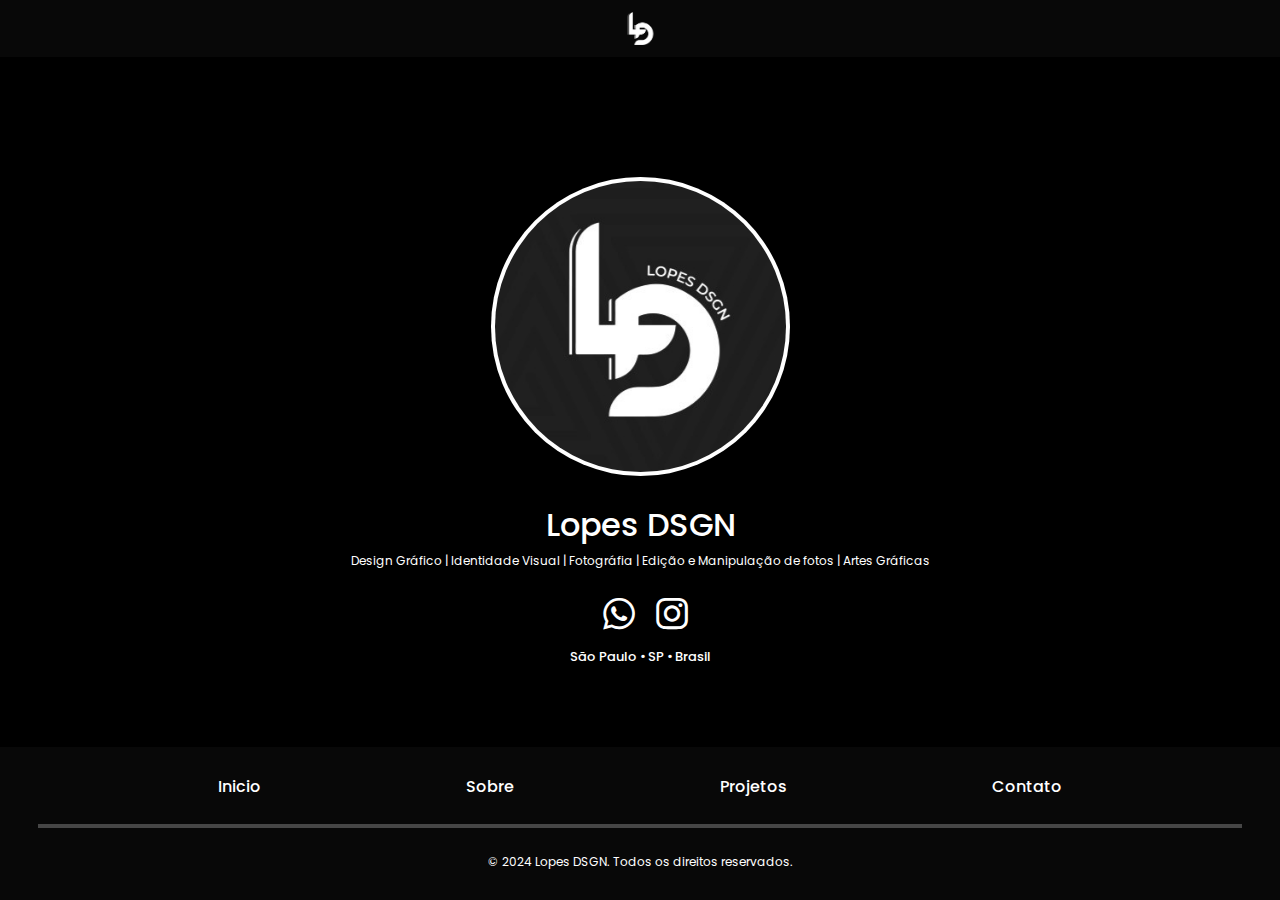
<file: contato.html>
<!DOCTYPE html>
<html lang="en">
<head>
    <meta charset="UTF-8">
    <meta name="viewport" content="width=device-width, initial-scale=1.0">
    <link rel="shortcut icon" href="PaginaPort/img/logodsgn.png" type="image/x-icon">
    <link href='https://unpkg.com/boxicons@2.1.4/css/boxicons.min.css' rel='stylesheet'>
    <link href="https://cdn.jsdelivr.net/npm/bootstrap@5.3.3/dist/css/bootstrap.min.css" rel="stylesheet" integrity="sha384-QWTKZyjpPEjISv5WaRU9OFeRpok6YctnYmDr5pNlyT2bRjXh0JMhjY6hW+ALEwIH" crossorigin="anonymous">
    <script src="https://cdn.jsdelivr.net/npm/bootstrap@5.3.3/dist/js/bootstrap.bundle.min.js" integrity="sha384-YvpcrYf0tY3lHB60NNkmXc5s9fDVZLESaAA55NDzOxhy9GkcIdslK1eN7N6jIeHz" crossorigin="anonymous"></script>
    <link rel="stylesheet" href="contato.css">
    <title>Contato - Lopes DSGN</title>
</head>
<body>
    <header class="header">
        <a href="../LopesDSGN/Inicio.html">  
        <img src="PaginaPort/img/logodsgn.png" class="logo">
        </a>    
</header>
    <section class="tela-contato">
        <div class="img-depoimento">
            <img src="PaginaPort/img/contato.jpg" alt="">
        </div>
        <h1 class="tela-titulo">Lopes DSGN</h1>
        <p class="descricao">Design Gráfico | Identidade Visual | Fotográfia | Edição e Manipulação de fotos | Artes Gráficas</p>
        <div class="icone-contato">
            <a href="https://linktr.ee/lopes_dsgn" target="_blank"><i class='bx bxl-globe' class="ico-menu"></i></a>
            <a href="https://wa.me/5511989024678" target="_blank"><i class='bx bxl-whatsapp' class="ico-menu"></i></a>
            <a href="https://www.instagram.com/lopes_dsgn?igsh=OGxnN3RtaDJmZGZi" target="_blank"><i class='bx bxl-instagram' class="ico-menu"></i></a>

            
        </div>
        <h3 class="tela-subtitulo">São Paulo • SP • Brasil</h3>
    </section>

    <footer>
        <div class="rodape">
            
            <ul class="title-rodape">
            <li>
                <a href="index.html">Inicio</a></li>
                <li><a href="Index.html">Sobre</a></li>
                <li><a href="Index.html">Projetos</a></li>
                <li><a href="contato.html">Contato</a></li>
            </ul>

            <hr class="linha-rodape">

            <p class="text-rodape">© 2024 Lopes DSGN. Todos os direitos reservados.</p>

        </div>
    </footer>
</body>
</html>
</file>
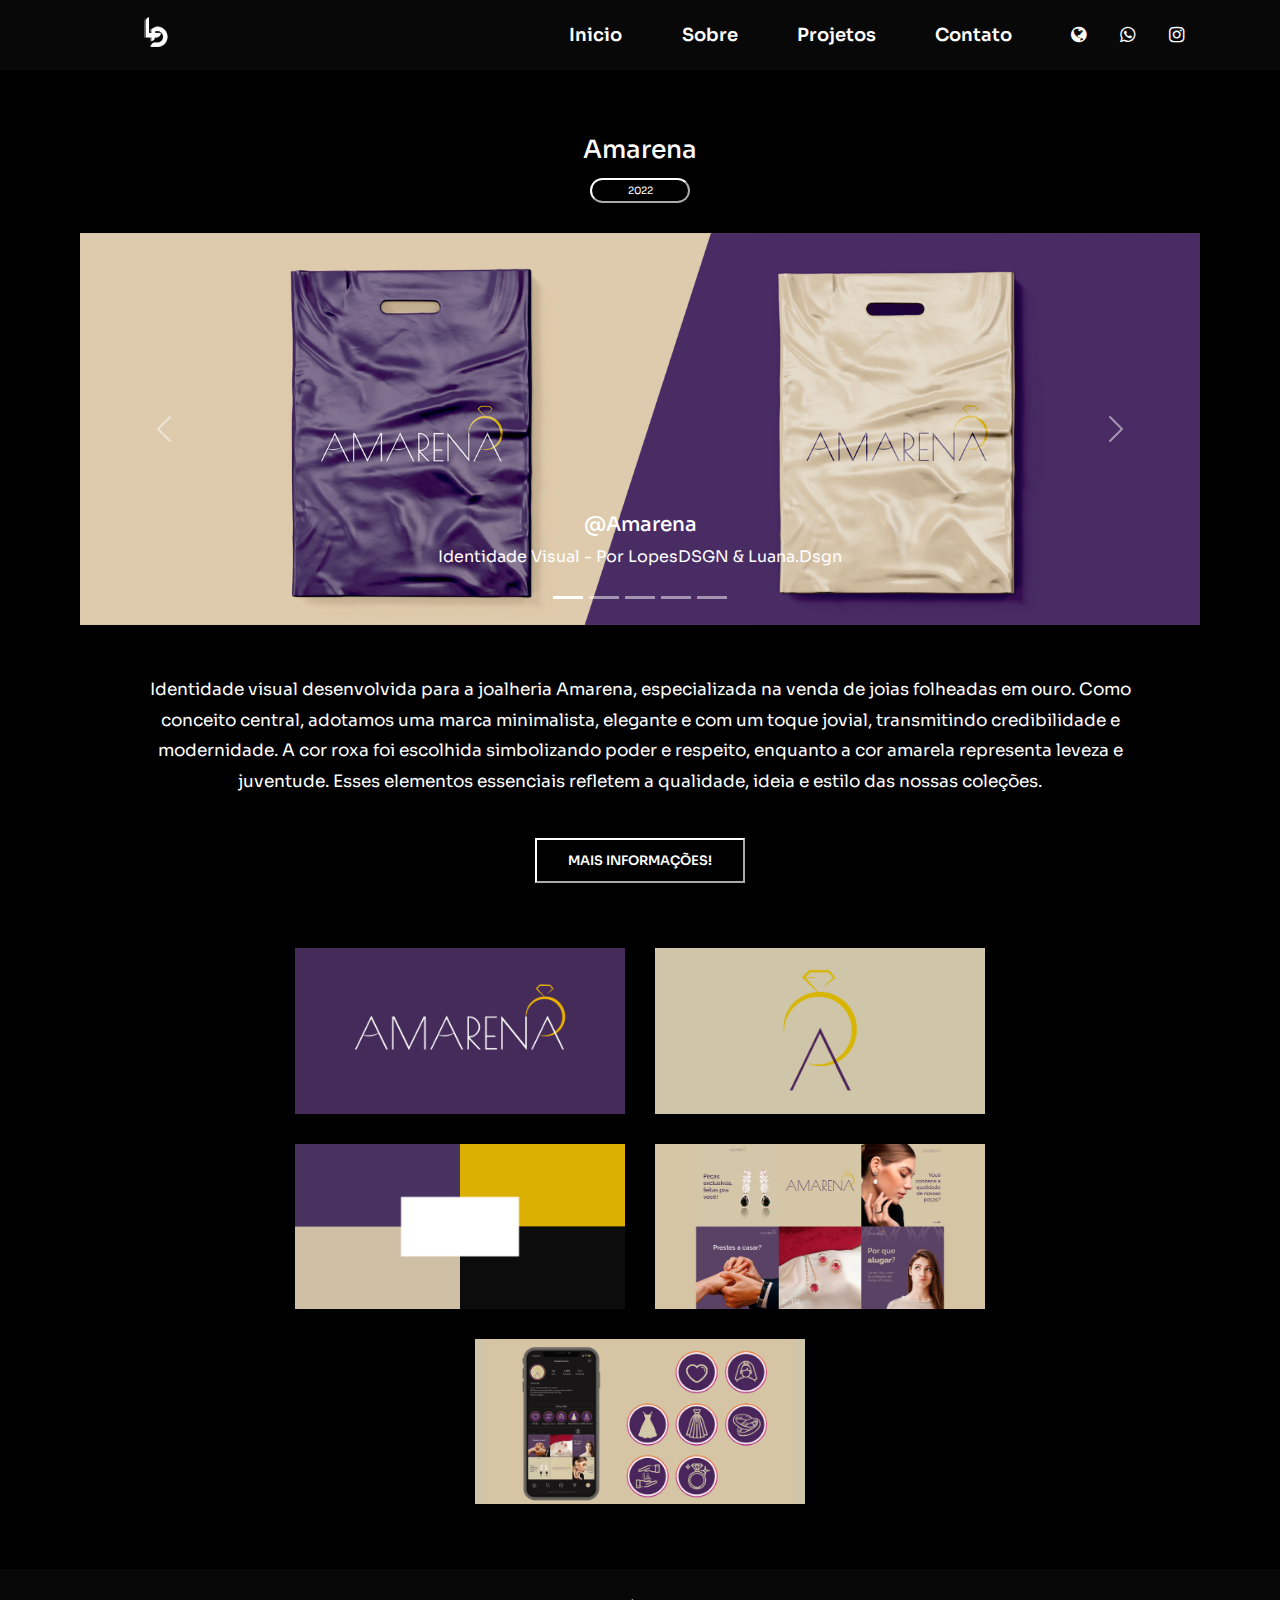
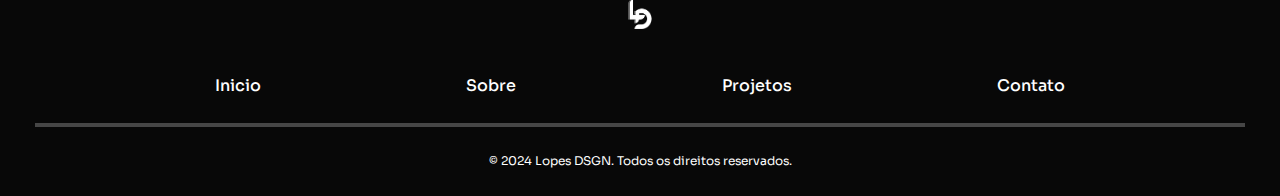
<file: tela-projeto-amarena.html>
<!DOCTYPE html>
<html lang="en">
<head>
    <meta charset="UTF-8">
    <meta name="viewport" content="width=device-width, initial-scale=1.0">
    <meta property="og:title" content="Portfólio - 2024">
    <title>Amarena - LopesDSGN</title>
    <link rel="shortcut icon" href="PaginaPort/img/logodsgn.png" type="image/x-icon">
    <link rel="stylesheet" href="https://stackpath.bootstrapcdn.com/font-awesome/4.7.0/css/font-awesome.min.css">
    <link href='https://unpkg.com/boxicons@2.1.4/css/boxicons.min.css' rel='stylesheet'>
    <script src="https://code.jquery.com/jquery-3.7.1.js" integrity="sha256-eKhayi8LEQwp4NKxN+CfCh+3qOVUtJn3QNZ0TciWLP4=" crossorigin="anonymous"></script>
    <link href="lightbox2-2.11.4\src\css/lightbox.css" rel="stylesheet" />
    <script src="lightbox2-2.11.4\src\js/lightbox.js"></script>
    <link href='https://unpkg.com/boxicons@2.1.4/css/boxicons.min.css' rel='stylesheet'>
    <link href="https://cdn.jsdelivr.net/npm/bootstrap@5.3.3/dist/css/bootstrap.min.css" rel="stylesheet" integrity="sha384-QWTKZyjpPEjISv5WaRU9OFeRpok6YctnYmDr5pNlyT2bRjXh0JMhjY6hW+ALEwIH" crossorigin="anonymous">
    <script src="https://cdn.jsdelivr.net/npm/bootstrap@5.3.3/dist/js/bootstrap.bundle.min.js" integrity="sha384-YvpcrYf0tY3lHB60NNkmXc5s9fDVZLESaAA55NDzOxhy9GkcIdslK1eN7N6jIeHz" crossorigin="anonymous"></script>
    <link rel="stylesheet" href="tela-projeto-amarena.css">
</head>
<body>
<section class="content-tela">
    <header>
        <input type="checkbox" name="" id="chk1">
        <div class="logo">
           <img src="PaginaPort/img/logodsgn.png" alt="pok" class="logo-menu">
        </div>
        <label for="chk1" class="menu">
            <i class="fa fa-bars" class="ico"></i>
        </label>
        <ul>
                <li><a href="Index.html">Inicio</a></li>
                <li><a href="Index.html">Sobre</a></li>
                <li><a href="Index.html">Projetos</a></li>    
                <li><a href="contato.html">Contato</a></li>
                <li>
                    <a href="https://linktr.ee/lopes_dsgn" target="_blank"><i class="fa fa-globe" class="ico-menu"></i></a>
                    <a href="https://wa.me/5511989024678" target="_blank"><i class="fa fa-whatsapp" class="ico-menu"></i></a>
                    <a href="https://www.instagram.com/lopes_dsgn?igsh=OGxnN3RtaDJmZGZi" target="_blank"><i class="fa fa-instagram" class="ico-menu"></i></a>
                </li>
        </ul>
    </header>

    <section class="conteudo">
        <section class="tela-projeto">
                <h1 class="titulo-projeto">Amarena</h1>
                <button disabled class="botao-data">
                    2022
                </button>
                    <section class="c-carrousel">
                        <div id="carouselExampleCaptions" class="carousel slide">
                            <div class="carousel-indicators">
                                <button type="button" data-bs-target="#carouselExampleCaptions" data-bs-slide-to="0" class="active" aria-current="true" aria-label="Slide 1"></button>
                                <button type="button" data-bs-target="#carouselExampleCaptions" data-bs-slide-to="1" aria-label="Slide 2"></button>
                                <button type="button" data-bs-target="#carouselExampleCaptions" data-bs-slide-to="2" aria-label="Slide 3"></button>
                                <button type="button" data-bs-target="#carouselExampleCaptions" data-bs-slide-to="3" aria-label="Slide 4"></button>
                                <button type="button" data-bs-target="#carouselExampleCaptions" data-bs-slide-to="4" aria-label="Slide 5"></button>
                                </div>
                                <div class="carousel-inner">
                                <div class="carousel-item active">
                                    <img src="PaginaPort/marcas/Amarena/banner 2.jpg" class="d-block w-100" alt="...">
                                    <div class="carousel-caption d-none d-md-block">
                                    <h5>@Amarena</h5>
                                    <p>Identidade Visual - Por LopesDSGN & Luana.Dsgn</p>
                                    </div>
                                </div>
                                <div class="carousel-item">
                                    <img src="PaginaPort/marcas/Amarena/banner 3.jpg" class="d-block w-100" alt="...">
                                    <div class="carousel-caption d-none d-md-block">
                                        <h5>@Amarena</h5>
                                        <p>Identidade Visual - Por LopesDSGN & Luana.Dsgn</p>
                                    </div>
                                </div>
                                <div class="carousel-item">
                                    <img src="PaginaPort/marcas/Amarena/banner 4.jpg" class="d-block w-100" alt="...">
                                    <div class="carousel-caption d-none d-md-block">
                                        <h5>@Amarena</h5>
                                        <p>Identidade Visual - Por LopesDSGN & Luana.Dsgn</p>
                                    </div>
                                </div>
                                <div class="carousel-item">
                                    <img src="PaginaPort/marcas/Amarena/banner 5.jpg" class="d-block w-100" alt="...">
                                    <div class="carousel-caption d-none d-md-block">
                                        <h5>@Amarena</h5>
                                        <p>Identidade Visual - Por LopesDSGN & Luana.Dsgn/p>
                                    </div>
                                </div>
                                <div class="carousel-item">
                                    <img src="PaginaPort/marcas/Amarena/banner 6.jpg" class="d-block w-100" alt="...">
                                    <div class="carousel-caption d-none d-md-block">
                                        <h5>@Amarena</h5>
                                        <p>Identidade Visual - Por LopesDSGN & Luana.Dsgn</p>
                                    </div>
                                </div>
                                </div>
                            <button class="carousel-control-prev" type="button" data-bs-target="#carouselExampleCaptions" data-bs-slide="prev">
                            <span class="carousel-control-prev-icon" aria-hidden="true"></span>
                            <span class="visually-hidden">Previous</span>
                            </button>
                            <button class="carousel-control-next" type="button" data-bs-target="#carouselExampleCaptions" data-bs-slide="next">
                            <span class="carousel-control-next-icon" aria-hidden="true"></span>
                            <span class="visually-hidden">Next</span>
                            </button>
                        </div>
                    </section>

                    <p class="descricao-projeto">
                        Identidade visual desenvolvida para a joalheria Amarena, especializada na venda de joias folheadas em ouro. Como conceito central, adotamos uma marca minimalista, elegante e com um toque jovial, transmitindo credibilidade e modernidade. A cor roxa foi escolhida simbolizando poder e respeito, enquanto a cor amarela representa leveza e juventude. Esses elementos essenciais refletem a qualidade, ideia e estilo das nossas coleções.
                    </p>

                    <a href="https://wa.me/5511989024678?text=Ol%C3%A1%2C%20gostaria%20de%20saber%20mais%20informa%C3%A7%C3%B5es%20sobre%20a%20cria%C3%A7%C3%A3o%20de%20identidade%20visual!" class="botao-projeto" target="_blank">
                        <button class="botao-projeto-ap">
                            Mais informações!
                        </button>
                    </a>

                    <div class="projeto-imagem">
                        <a href="PaginaPort/marcas/Amarena/banner.jpg" data-lightbox="image-1" data-title="Identidade Visual Amarena">
                            <img src="PaginaPort/marcas/Amarena/banner.jpg" alt="" class="img-projeto">
                        </a>

                        <a href="PaginaPort/marcas/Amarena/b1.jpg" data-lightbox="image-1" data-title="Identidade Visual Amarena">
                            <img src="PaginaPort/marcas/Amarena/b1.jpg" alt="" class="img-projeto">
                        </a>

                        <a href="PaginaPort/marcas/Amarena/b2.jpg" data-lightbox="image-1" data-title="Identidade Visual Amarena">
                            <img src="PaginaPort/marcas/Amarena/b2.jpg" alt="" class="img-projeto">
                        </a>

                        <a href="PaginaPort/marcas/Amarena/b3.jpg" data-lightbox="image-1" data-title="Identidade Visual Amarena">
                            <img src="PaginaPort/marcas/Amarena/b3.jpg" alt="" class="img-projeto">
                        </a>

                        <a href="PaginaPort/marcas/Amarena/b4.jpg" data-lightbox="image-1" data-title="Identidade Visual Amarena">
                            <img src="PaginaPort/marcas/Amarena/b4.jpg" alt="" class="img-projeto">
                        </a>

                    </div>
        </section>
    </section>
</section>

<footer>
    <div class="rodape">
        <img src="PaginaPort/img/logodsgn.png" alt="Logo" class="logo-rodape">
        <ul class="title-rodape">
            <li><a href="Index.html">Inicio</a></li>
            <li><a href="Index.html">Sobre</a></li>
            <li><a href="Index.html">Projetos</a></li>
            <li><a href="contato.html">Contato</a></li>
        </ul>

        <hr class="linha-rodape">

        <p class="text-rodape">© 2024 Lopes DSGN. Todos os direitos reservados.</p>

    </div>
</footer>
</body>
</html>
</file>
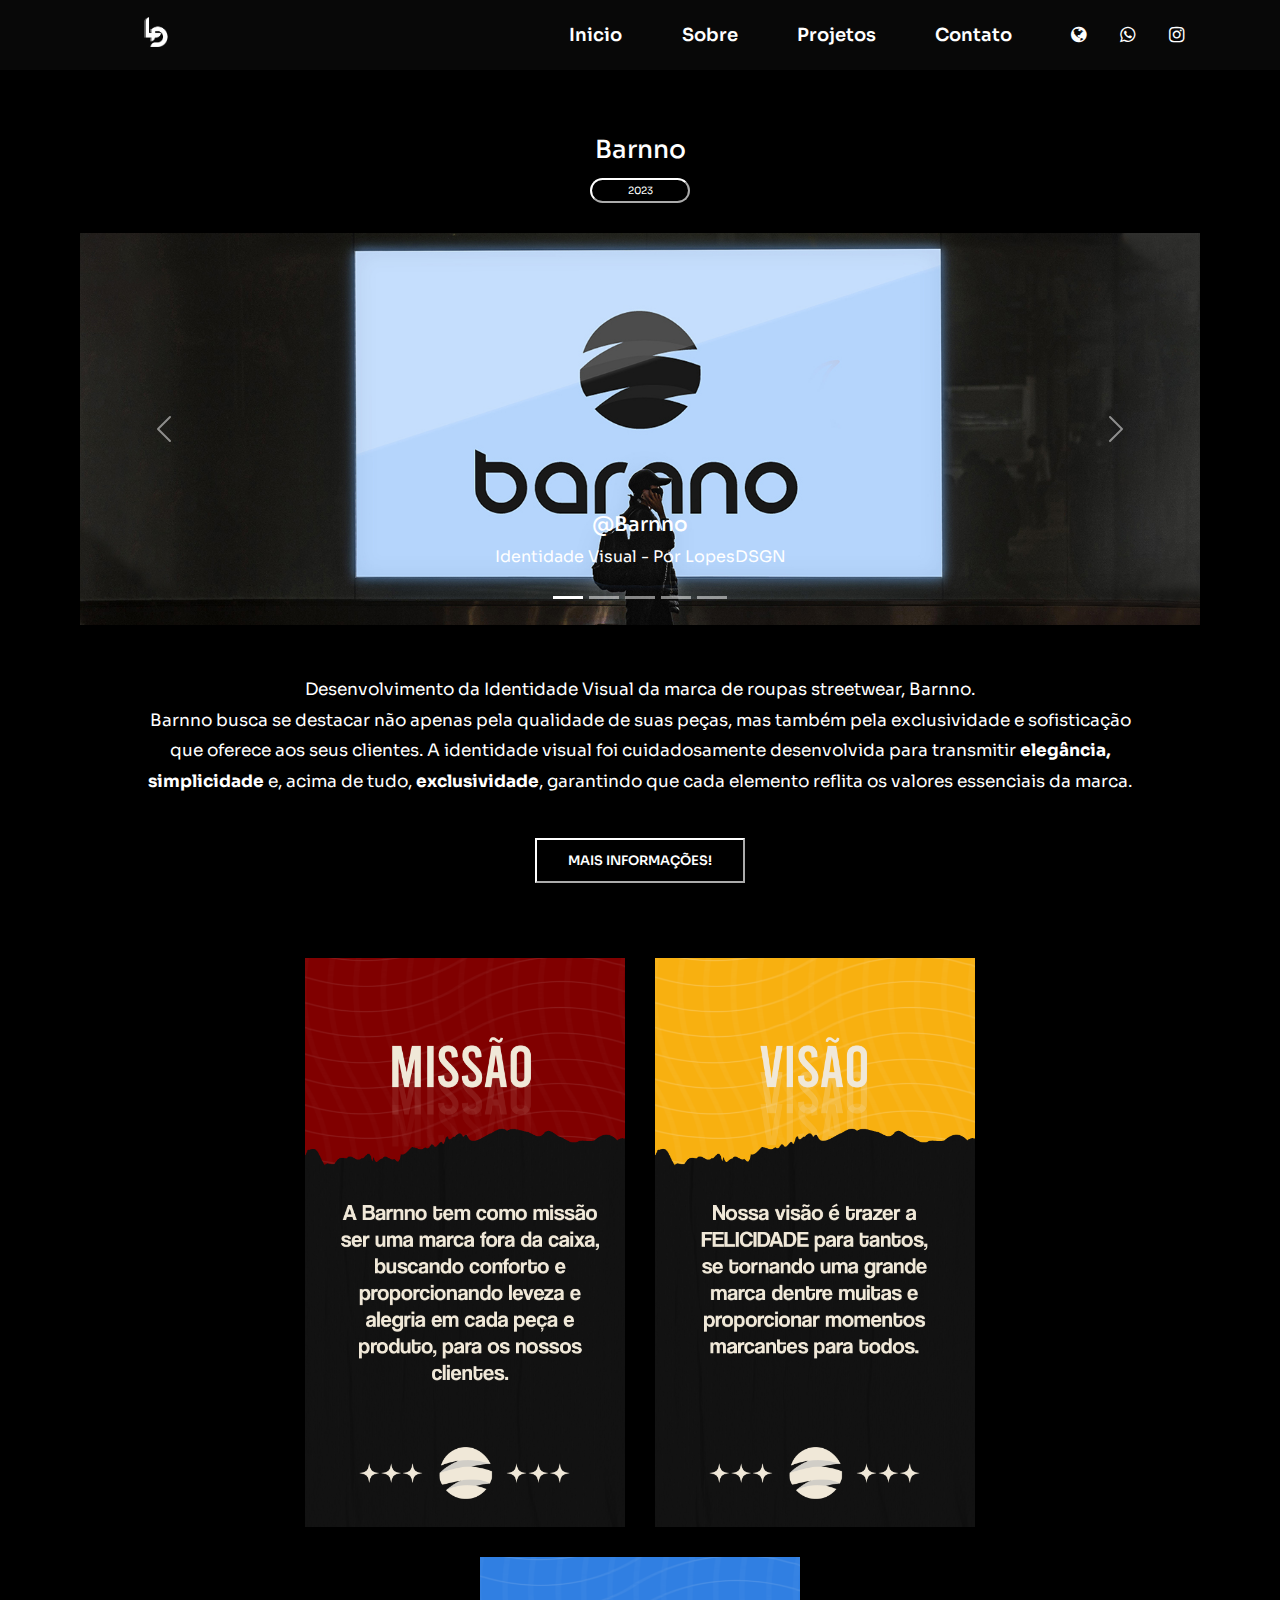
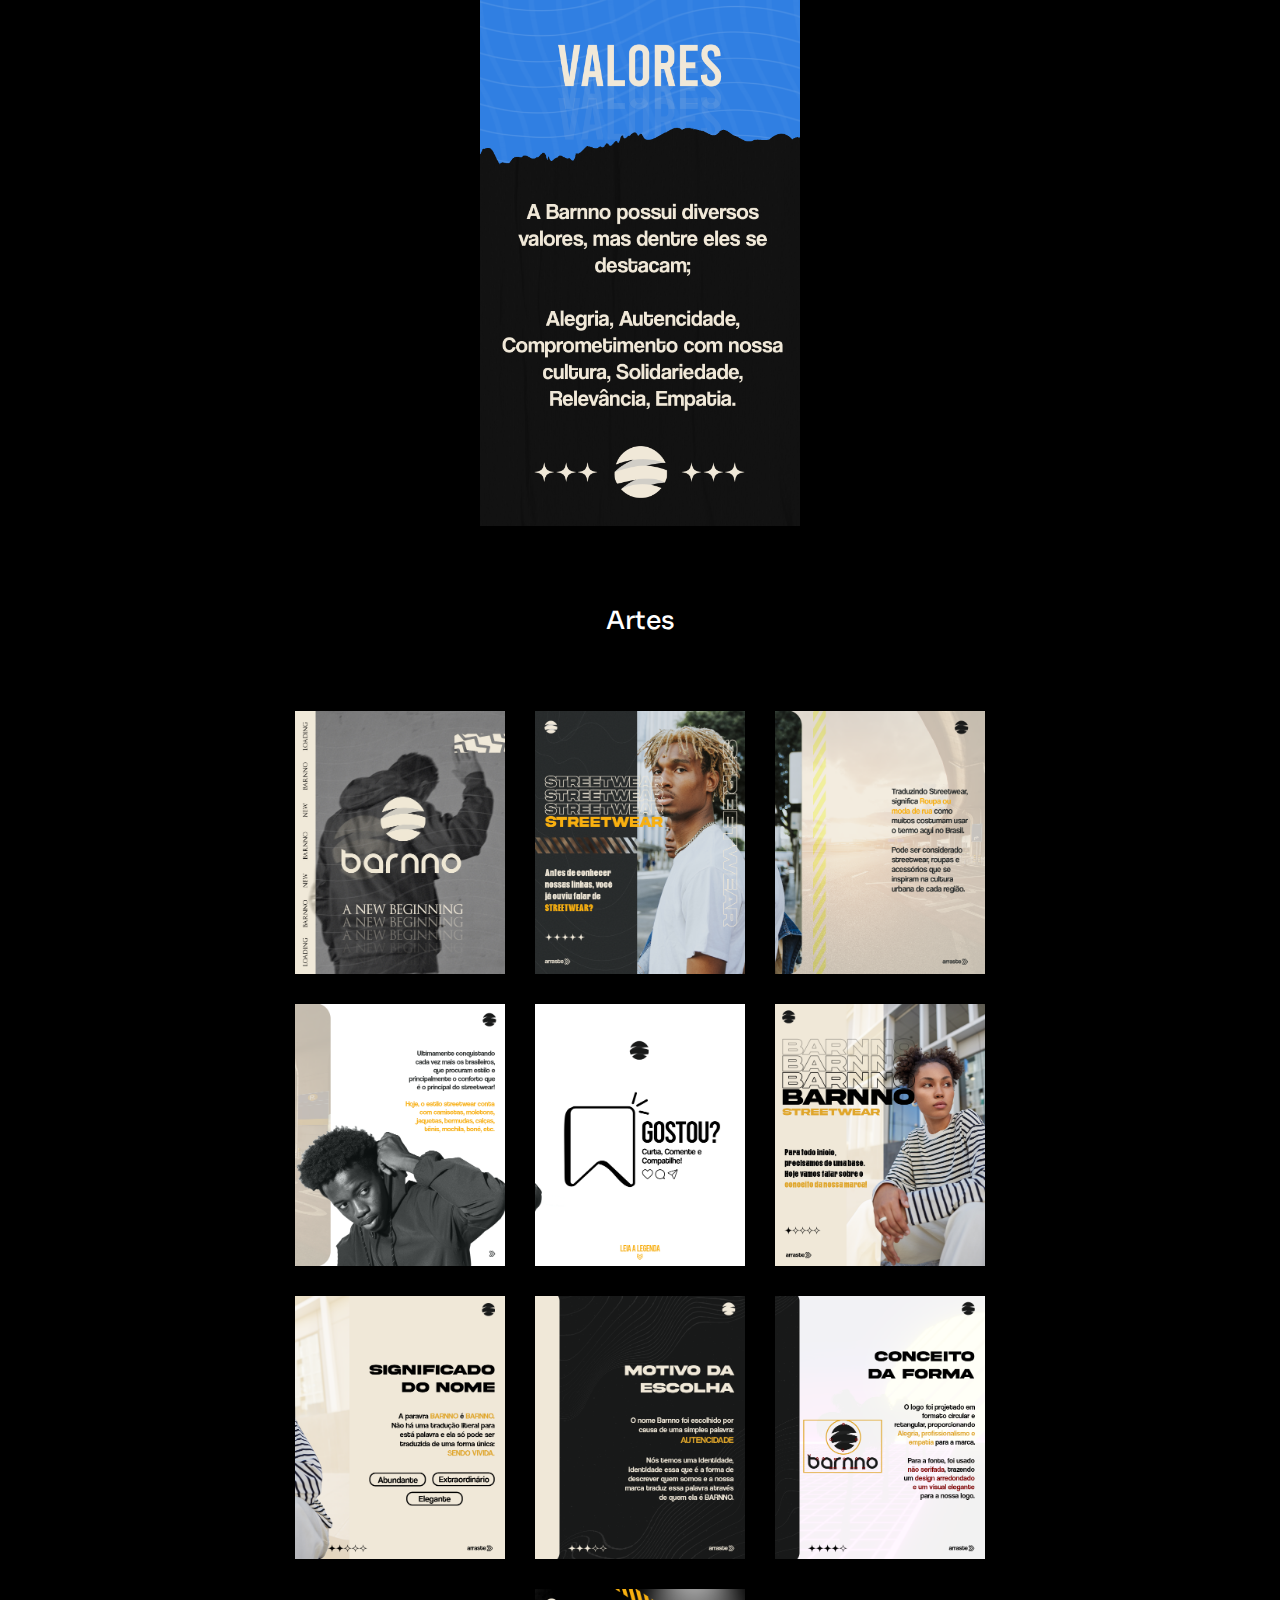
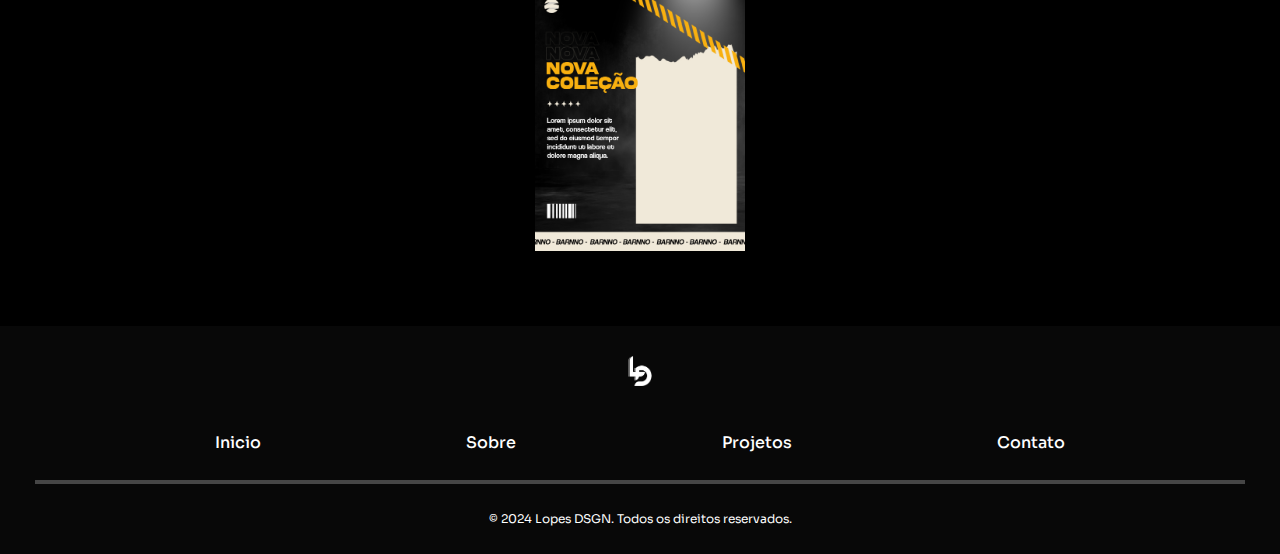
<file: tela-projeto-barnno.html>
<!DOCTYPE html>
<html lang="en">
<head>
    <meta charset="UTF-8">
    <meta name="viewport" content="width=device-width, initial-scale=1.0">
    <meta property="og:title" content="Portfólio - 2024">
    <title>Barnno - Lopes DSGN</title>
    <link rel="shortcut icon" href="PaginaPort/img/logodsgn.png" type="image/x-icon">
    <link rel="stylesheet" href="https://stackpath.bootstrapcdn.com/font-awesome/4.7.0/css/font-awesome.min.css">
    <link href='https://unpkg.com/boxicons@2.1.4/css/boxicons.min.css' rel='stylesheet'>
    <script src="https://code.jquery.com/jquery-3.7.1.js" integrity="sha256-eKhayi8LEQwp4NKxN+CfCh+3qOVUtJn3QNZ0TciWLP4=" crossorigin="anonymous"></script>
    <link href="lightbox2-2.11.4\src\css/lightbox.css" rel="stylesheet" />
    <script src="lightbox2-2.11.4\src\js/lightbox.js"></script>
    <link href='https://unpkg.com/boxicons@2.1.4/css/boxicons.min.css' rel='stylesheet'>
    <link href="https://cdn.jsdelivr.net/npm/bootstrap@5.3.3/dist/css/bootstrap.min.css" rel="stylesheet" integrity="sha384-QWTKZyjpPEjISv5WaRU9OFeRpok6YctnYmDr5pNlyT2bRjXh0JMhjY6hW+ALEwIH" crossorigin="anonymous">
    <script src="https://cdn.jsdelivr.net/npm/bootstrap@5.3.3/dist/js/bootstrap.bundle.min.js" integrity="sha384-YvpcrYf0tY3lHB60NNkmXc5s9fDVZLESaAA55NDzOxhy9GkcIdslK1eN7N6jIeHz" crossorigin="anonymous"></script>
    <link rel="stylesheet" href="tela-projeto-barnno.css">
</head>
<body>
<section class="content-tela">
    <header>
        <input type="checkbox" name="" id="chk1">
        <div class="logo">
           <img src="PaginaPort/img/logodsgn.png" alt="pok" class="logo-menu">
        </div>
        <label for="chk1" class="menu">
            <i class="fa fa-bars" class="ico"></i>
        </label>
        <ul>
            <li><a href="Index.html">Inicio</a></li>
            <li><a href="Index.html">Sobre</a></li>
            <li><a href="Index.html">Projetos</a></li>
            <li><a href="contato.html">Contato</a></li>
            <li>
                <a href="https://linktr.ee/lopes_dsgn" target="_blank"><i class="fa fa-globe" class="ico-menu"></i></a>
                <a href="https://wa.me/5511989024678" target="_blank"><i class="fa fa-whatsapp" class="ico-menu"></i></a>
                <a href="https://www.instagram.com/lopes_dsgn?igsh=OGxnN3RtaDJmZGZi" target="_blank"><i class="fa fa-instagram" class="ico-menu"></i></a>
            </li>
        </ul>
    </header>

    <section class="conteudo">
        <section class="tela-projeto">
                <h1 class="titulo-projeto">Barnno</h1>
                <button disabled class="botao-data">
                    2023
                </button>
                    <section class="c-carrousel">
                        <div id="carouselExampleCaptions" class="carousel slide">
                            <div class="carousel-indicators">
                            <button type="button" data-bs-target="#carouselExampleCaptions" data-bs-slide-to="0" class="active" aria-current="true" aria-label="Slide 1"></button>
                            <button type="button" data-bs-target="#carouselExampleCaptions" data-bs-slide-to="1" aria-label="Slide 2"></button>
                            <button type="button" data-bs-target="#carouselExampleCaptions" data-bs-slide-to="2" aria-label="Slide 3"></button>
                            <button type="button" data-bs-target="#carouselExampleCaptions" data-bs-slide-to="3" aria-label="Slide 4"></button>
                            <button type="button" data-bs-target="#carouselExampleCaptions" data-bs-slide-to="4" aria-label="Slide 5"></button>
                            </div>
                            <div class="carousel-inner">
                            <div class="carousel-item active">
                                <img src="PaginaPort/marcas/barnno/banner.jpg" class="d-block w-100" alt="...">
                                <div class="carousel-caption d-none d-md-block">
                                <h5>@Barnno</h5>
                                <p>Identidade Visual - Por LopesDSGN</p>
                                </div>
                            </div>
                            <div class="carousel-item">
                                <img src="PaginaPort/marcas/barnno/banner2.jpg" class="d-block w-100" alt="...">
                                <div class="carousel-caption d-none d-md-block">
                                    <h5>@Barnno</h5>
                                    <p>Identidade Visual - Por LopesDSGN</p>
                                </div>
                            </div>
                            <div class="carousel-item">
                                <img src="PaginaPort/marcas/barnno/banner3.jpg" class="d-block w-100" alt="...">
                                <div class="carousel-caption d-none d-md-block">
                                    <h5>@Barnno</h5>
                                    <p>Identidade Visual - Por LopesDSGN</p>
                                </div>
                            </div>
                            <div class="carousel-item">
                                <img src="PaginaPort/marcas/barnno/banner4.jpg" class="d-block w-100" alt="...">
                                <div class="carousel-caption d-none d-md-block">
                                    <h5>@Barnno</h5>
                                    <p>Identidade Visual - Por LopesDSGN</p>
                                </div>
                            </div>
                            <div class="carousel-item">
                                <img src="PaginaPort/marcas/barnno/banner5.jpg" class="d-block w-100" alt="...">
                                <div class="carousel-caption d-none d-md-block">
                                    <h5>@Barnno</h5>
                                    <p>Identidade Visual - Por LopesDSGN</p>
                                </div>
                            </div>
                            </div>
                            <button class="carousel-control-prev" type="button" data-bs-target="#carouselExampleCaptions" data-bs-slide="prev">
                            <span class="carousel-control-prev-icon" aria-hidden="true"></span>
                            <span class="visually-hidden">Previous</span>
                            </button>
                            <button class="carousel-control-next" type="button" data-bs-target="#carouselExampleCaptions" data-bs-slide="next">
                            <span class="carousel-control-next-icon" aria-hidden="true"></span>
                            <span class="visually-hidden">Next</span>
                            </button>
                        </div>
                    </section>

                    <p class="descricao-projeto">Desenvolvimento da Identidade Visual da marca de roupas streetwear, Barnno.<br> Barnno busca se destacar não apenas pela qualidade de suas peças, mas também pela exclusividade e sofisticação que oferece aos seus clientes. A identidade visual foi cuidadosamente desenvolvida para transmitir <strong>elegância, simplicidade</strong> e, acima de tudo, <strong>exclusividade</strong>, garantindo que cada elemento reflita os valores essenciais da marca.</p>

                    <a href="https://wa.me/5511989024678?text=Ol%C3%A1%2C%20gostaria%20de%20saber%20mais%20informa%C3%A7%C3%B5es%20sobre%20a%20cria%C3%A7%C3%A3o%20de%20identidade%20visual!" class="botao-projeto" target="_blank">
                        <button class="botao-projeto-ap">
                            Mais informações!
                        </button>
                    </a>

                    <div class="projeto-imagem">
                        <a href="PaginaPort/marcas/barnno/Prancheta 1.png" data-lightbox="image-1" data-title="Projeto Barnno">
                            <img src="PaginaPort/marcas/barnno/Prancheta 1.png" alt="" class="img-projeto-1">
                        </a>
                        <a href="PaginaPort/marcas/barnno/Prancheta 2.png" data-lightbox="image-1" data-title="Projeto Barnno">
                            <img src="PaginaPort/marcas/barnno/Prancheta 2.png" alt="" class="img-projeto-1">
                        </a>
                        <a href="PaginaPort/marcas/barnno/Prancheta 3.png" data-lightbox="image-1" data-title="Projeto Barnno">
                            <img src="PaginaPort/marcas/barnno/Prancheta 3.png" alt="" class="img-projeto-1">
                        </a>
                    </div>

                    <h3 class="titulo-projeto">Artes</h3>

                    <div class="projeto-imagem">
                        
                        <a href="PaginaPort/marcas/barnno/1.jpg" data-lightbox="image-1" data-title="Projeto Barnno">
                            <img src="PaginaPort/marcas/barnno/1.jpg" alt="" class="img-projeto">
                        </a>

                        <a href="PaginaPort/marcas/barnno/2.png" data-lightbox="image-1" data-title="Projeto Barnno">
                            <img src="PaginaPort/marcas/barnno/2.png" alt="" class="img-projeto">
                        </a>
                        <a href="PaginaPort/marcas/barnno/3.png" data-lightbox="image-1" data-title="Projeto Barnno">
                            <img src="PaginaPort/marcas/barnno/3.png" alt="" class="img-projeto">
                        </a>

                        <a href="PaginaPort/marcas/barnno/4.png" data-lightbox="image-1" data-title="Projeto Barnno">
                            <img src="PaginaPort/marcas/barnno/4.png" alt="" class="img-projeto">
                        </a>

                        <a href="PaginaPort/marcas/barnno/5.png" data-lightbox="image-1" data-title="Projeto Barnno">
                            <img src="PaginaPort/marcas/barnno/5.png" alt="" class="img-projeto">
                        </a>

                        <a href="PaginaPort/marcas/barnno/6.png" data-lightbox="image-1" data-title="Projeto Barnno">
                            <img src="PaginaPort/marcas/barnno/6.png" alt="" class="img-projeto">
                        </a>
                        <a href="PaginaPort/marcas/barnno/7.png" data-lightbox="image-1" data-title="Projeto Barnno">
                            <img src="PaginaPort/marcas/barnno/7.png" alt="" class="img-projeto">
                        </a>

                        <a href="PaginaPort/marcas/barnno/8.png" data-lightbox="image-1" data-title="Projeto Barnno">
                            <img src="PaginaPort/marcas/barnno/8.png" alt="" class="img-projeto">
                        </a>

                        <a href="PaginaPort/marcas/barnno/9.png" data-lightbox="image-1" data-title="Projeto Barnno">
                            <img src="PaginaPort/marcas/barnno/9.png" alt="" class="img-projeto">
                        </a>

                        <a href="PaginaPort/marcas/barnno/10.jpg" data-lightbox="image-1" data-title="Projeto Barnno">
                            <img src="PaginaPort/marcas/barnno/10.jpg" alt="" class="img-projeto">
                        </a>
                    </div>
        </section>
    </section>
</section>

<footer>
    <div class="rodape">
        <img src="PaginaPort/img/logodsgn.png" alt="Logo" class="logo-rodape">
        <ul class="title-rodape">
            <li><a href="Index.html">Inicio</a></li>
            <li><a href="Index.html">Sobre</a></li>
            <li><a href="Index.html">Projetos</a></li>
            <li><a href="contato.html">Contato</a></li>
        </ul>

        <hr class="linha-rodape">

        <p class="text-rodape">© 2024 Lopes DSGN. Todos os direitos reservados.</p>

    </div>
</footer>
</body>
</html>
</file>
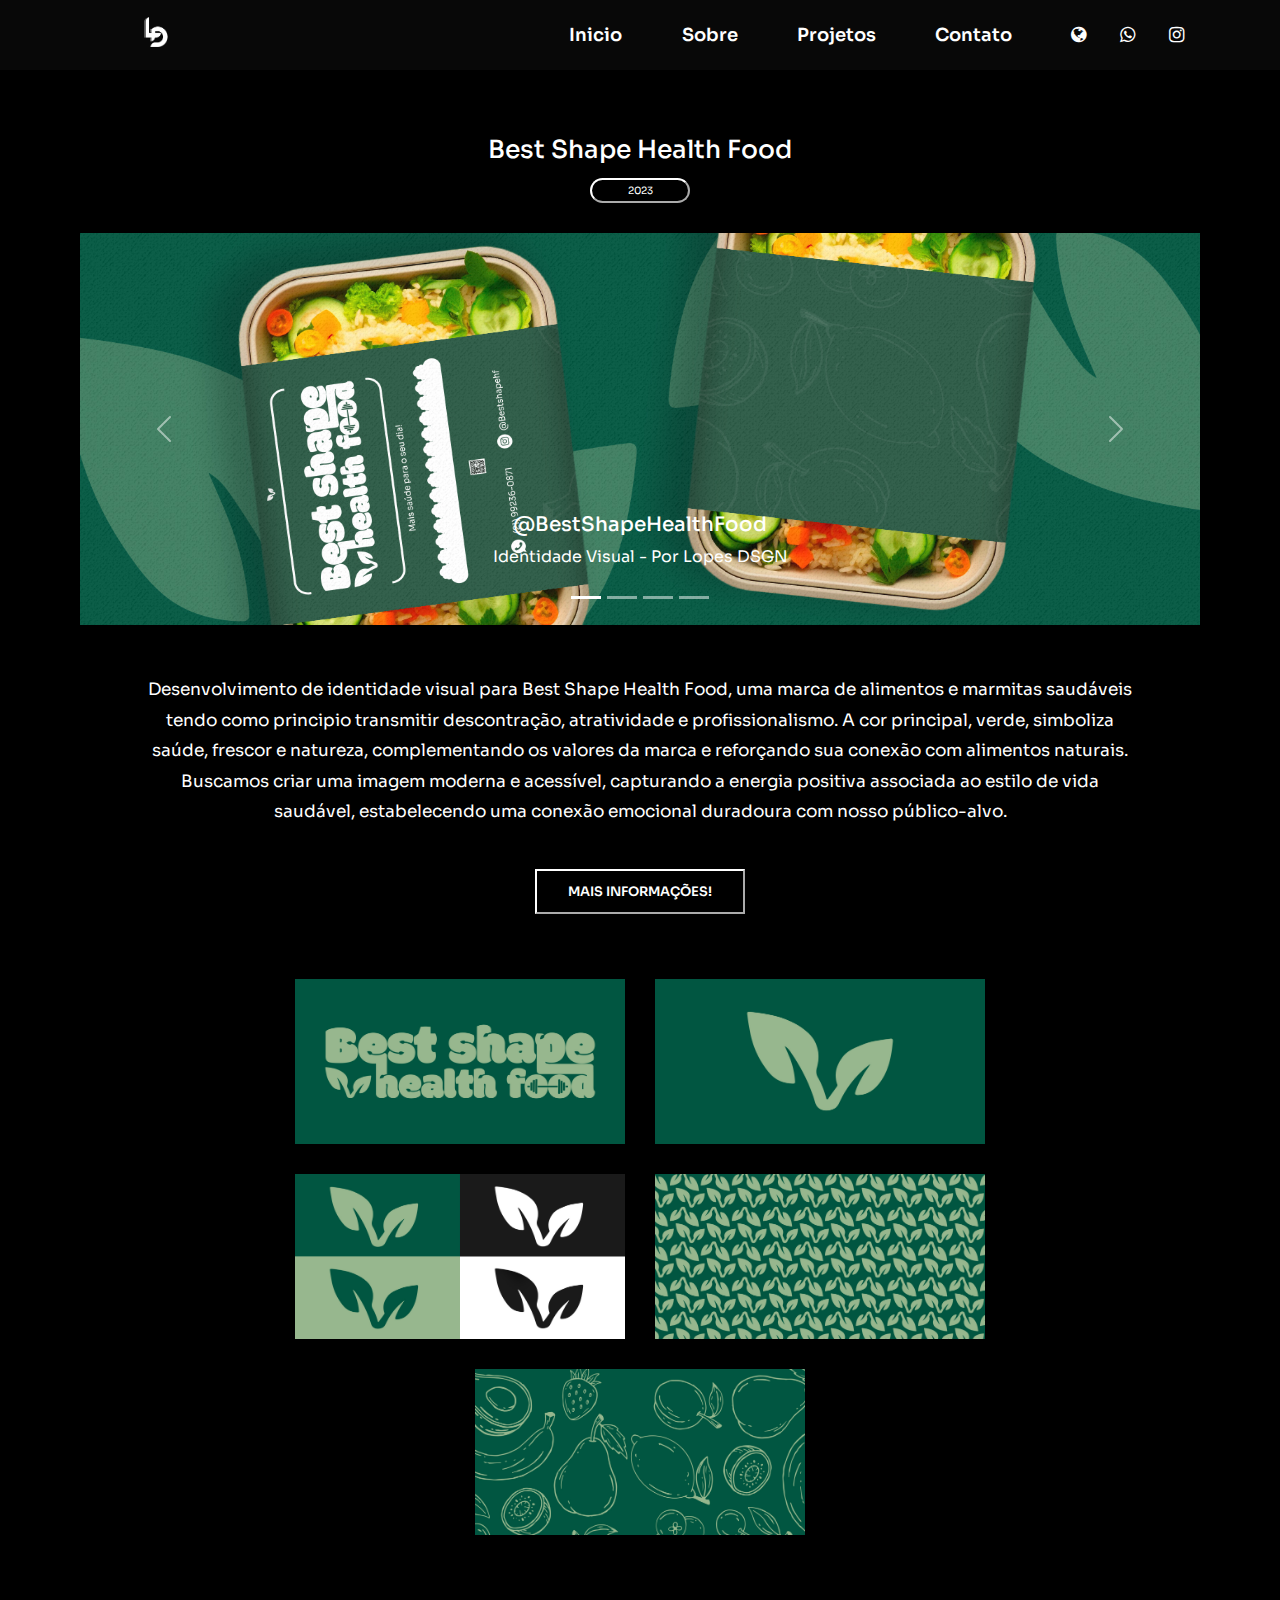
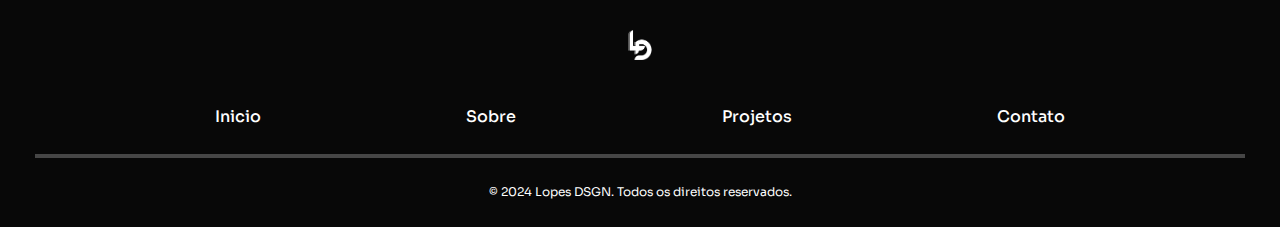
<file: tela-projeto-best-shape.html>
<!DOCTYPE html>
<html lang="en">
<head>
    <meta charset="UTF-8">
    <meta name="viewport" content="width=device-width, initial-scale=1.0">
    <meta property="og:title" content="Portfólio - 2024">
    <title>Best Shape - Lopes DSGN</title>
    <link rel="shortcut icon" href="PaginaPort/img/logodsgn.png" type="image/x-icon">
    <link rel="stylesheet" href="https://stackpath.bootstrapcdn.com/font-awesome/4.7.0/css/font-awesome.min.css">
    <link href='https://unpkg.com/boxicons@2.1.4/css/boxicons.min.css' rel='stylesheet'>
    <script src="https://code.jquery.com/jquery-3.7.1.js" integrity="sha256-eKhayi8LEQwp4NKxN+CfCh+3qOVUtJn3QNZ0TciWLP4=" crossorigin="anonymous"></script>
    <link href="lightbox2-2.11.4\src\css/lightbox.css" rel="stylesheet" />
    <script src="lightbox2-2.11.4\src\js/lightbox.js"></script>
    <link href='https://unpkg.com/boxicons@2.1.4/css/boxicons.min.css' rel='stylesheet'>
    <link href="https://cdn.jsdelivr.net/npm/bootstrap@5.3.3/dist/css/bootstrap.min.css" rel="stylesheet" integrity="sha384-QWTKZyjpPEjISv5WaRU9OFeRpok6YctnYmDr5pNlyT2bRjXh0JMhjY6hW+ALEwIH" crossorigin="anonymous">
    <script src="https://cdn.jsdelivr.net/npm/bootstrap@5.3.3/dist/js/bootstrap.bundle.min.js" integrity="sha384-YvpcrYf0tY3lHB60NNkmXc5s9fDVZLESaAA55NDzOxhy9GkcIdslK1eN7N6jIeHz" crossorigin="anonymous"></script>
    <link rel="stylesheet" href="tela-projeto-best-shape.css">
</head>
<body>
<section class="content-tela">
    <header>
        <input type="checkbox" name="" id="chk1">
        <div class="logo">
           <img src="PaginaPort/img/logodsgn.png" alt="pok" class="logo-menu">
        </div>
        <label for="chk1" class="menu">
            <i class="fa fa-bars" class="ico"></i>
        </label>
        <ul>
            <li><a href="Index.html">Inicio</a></li>
            <li><a href="Index.html">Sobre</a></li>
            <li><a href="Index.html">Projetos</a></li>
            <li><a href="contato.html">Contato</a></li>
                <li>
                    <a href="https://linktr.ee/lopes_dsgn" target="_blank"><i class="fa fa-globe" class="ico-menu"></i></a>
                    <a href="https://wa.me/5511989024678" target="_blank"><i class="fa fa-whatsapp" class="ico-menu"></i></a>
                    <a href="https://www.instagram.com/lopes_dsgn?igsh=OGxnN3RtaDJmZGZi" target="_blank"><i class="fa fa-instagram" class="ico-menu"></i></a>
                </li>
        </ul>
    </header>

    <section class="conteudo">
        <section class="tela-projeto">
                <h1 class="titulo-projeto">Best Shape Health Food</h1>
                <button disabled class="botao-data">
                    2023
                </button>
                    <section class="c-carrousel">
                        <div id="carouselExampleCaptions" class="carousel slide">
                            <div class="carousel-indicators">
                            <button type="button" data-bs-target="#carouselExampleCaptions" data-bs-slide-to="0" class="active" aria-current="true" aria-label="Slide 1"></button>
                            <button type="button" data-bs-target="#carouselExampleCaptions" data-bs-slide-to="1" aria-label="Slide 2"></button>
                            <button type="button" data-bs-target="#carouselExampleCaptions" data-bs-slide-to="2" aria-label="Slide 3"></button>
                            <button type="button" data-bs-target="#carouselExampleCaptions" data-bs-slide-to="3" aria-label="Slide 4"></button>
                            </div>
                            <div class="carousel-inner">
                            <div class="carousel-item active">
                                <img src="PaginaPort/marcas/Best/banner 4.jpg" class="d-block w-100" alt="...">
                                <div class="carousel-caption d-none d-md-block">
                                <h5>@BestShapeHealthFood</h5>
                                <p>Identidade Visual - Por Lopes DSGN</p>
                                </div>
                            </div>
                            <div class="carousel-item">
                                <img src="PaginaPort/marcas/Best/banner 2.jpg" class="d-block w-100" alt="...">
                                <div class="carousel-caption d-none d-md-block">
                                    <h5>@BestShapeHealthFood</h5>
                                    <p>Identidade Visual - Por Lopes DSGN</p>
                                </div>
                            </div>
                            <div class="carousel-item">
                                <img src="PaginaPort/marcas/Best/banner 3.jpg" class="d-block w-100" alt="...">
                                <div class="carousel-caption d-none d-md-block">
                                    <h5>@BestShapeHealthFood</h5>
                                    <p>Identidade Visual - Por Lopes DSGN</p>
                                </div>
                            </div>
                            <div class="carousel-item">
                                <img src="PaginaPort/marcas/Best/banner 1.jpg" class="d-block w-100" alt="...">
                                <div class="carousel-caption d-none d-md-block">
                                    <h5>@BestShapeHealthFood</h5>
                                    <p>Identidade Visual - Por Lopes DSGN</p>
                                </div>
                            </div>
                            </div>
                            <button class="carousel-control-prev" type="button" data-bs-target="#carouselExampleCaptions" data-bs-slide="prev">
                            <span class="carousel-control-prev-icon" aria-hidden="true"></span>
                            <span class="visually-hidden">Previous</span>
                            </button>
                            <button class="carousel-control-next" type="button" data-bs-target="#carouselExampleCaptions" data-bs-slide="next">
                            <span class="carousel-control-next-icon" aria-hidden="true"></span>
                            <span class="visually-hidden">Next</span>
                            </button>
                        </div>
                    </section>

                    <p class="descricao-projeto">
                        Desenvolvimento de identidade visual para Best Shape Health Food, uma marca de alimentos e marmitas saudáveis tendo como principio transmitir descontração, atratividade e profissionalismo. 
                        A cor principal, verde, simboliza saúde, frescor e natureza, complementando os valores da marca e reforçando sua conexão com alimentos naturais. Buscamos criar uma imagem moderna e acessível, capturando a energia positiva associada ao estilo de vida saudável, estabelecendo uma conexão emocional duradoura com nosso público-alvo.
                    </p>

                    <a href="https://wa.me/5511989024678?text=Ol%C3%A1%2C%20gostaria%20de%20saber%20mais%20informa%C3%A7%C3%B5es%20sobre%20a%20cria%C3%A7%C3%A3o%20de%20identidade%20visual!" class="botao-projeto" target="_blank">
                        <button class="botao-projeto-ap">
                            Mais informações!
                        </button>
                    </a>

                    <div class="projeto-imagem">
                        <a href="PaginaPort/marcas/Best/p1.jpg" data-lightbox="image-1" data-title="Identidade Visual Best Shape">
                            <img src="PaginaPort/marcas/Best/p1.jpg" alt="" class="img-projeto">
                        </a>
                        <a href="PaginaPort/marcas/Best/p.jpg" data-lightbox="image-1" data-title="Identidade Visual Best Shape">
                            <img src="PaginaPort/marcas/Best/p.jpg" alt="" class="img-projeto">
                        </a>
                        <a href="PaginaPort/marcas/Best/p2.jpg" data-lightbox="image-1" data-title="Identidade Visual Best Shape">
                            <img src="PaginaPort/marcas/Best/p2.jpg" alt="" class="img-projeto">
                        </a>
                        <a href="PaginaPort/marcas/Best/p3.jpg" data-lightbox="image-1" data-title="Identidade Visual Best Shape">
                            <img src="PaginaPort/marcas/Best/p3.jpg"  alt="" class="img-projeto">
                        </a>
                        <a href="PaginaPort/marcas/Best/p4.jpg"  data-lightbox="image-1" data-title="Identidade Visual Best Shape">
                            <img src="PaginaPort/marcas/Best/p4.jpg"  alt="" class="img-projeto">
                        </a>

                    </div>
        </section>
    </section>
</section>

<footer>
    <div class="rodape">
        <img src="PaginaPort/img/logodsgn.png" alt="Logo" class="logo-rodape">
        <ul class="title-rodape">
            <li><a href="Index.html">Inicio</a></li>
            <li><a href="Index.html">Sobre</a></li>
            <li><a href="Index.html">Projetos</a></li>
            <li><a href="contato.html">Contato</a></li>
        </ul>

        <hr class="linha-rodape">

        <p class="text-rodape">© 2024 Lopes DSGN. Todos os direitos reservados.</p>

    </div>
</footer>
</body>
</html>
</file>
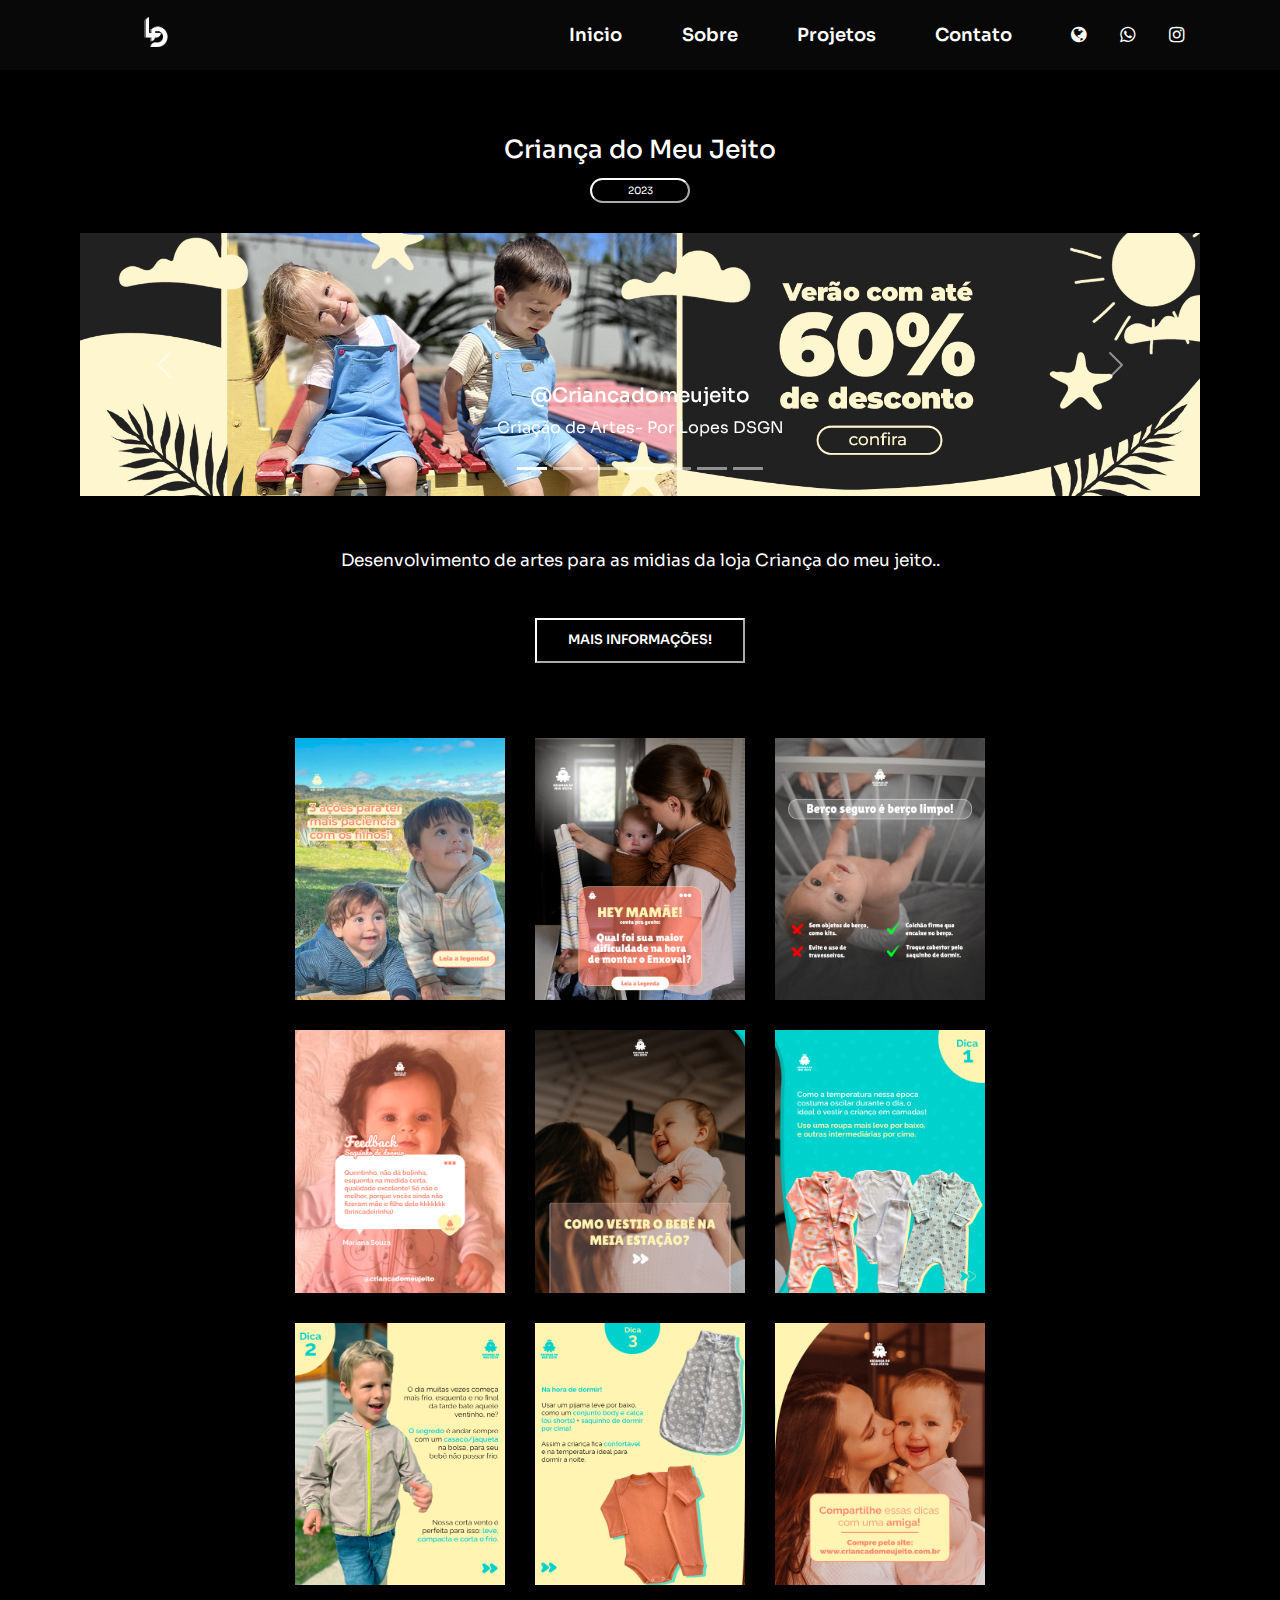
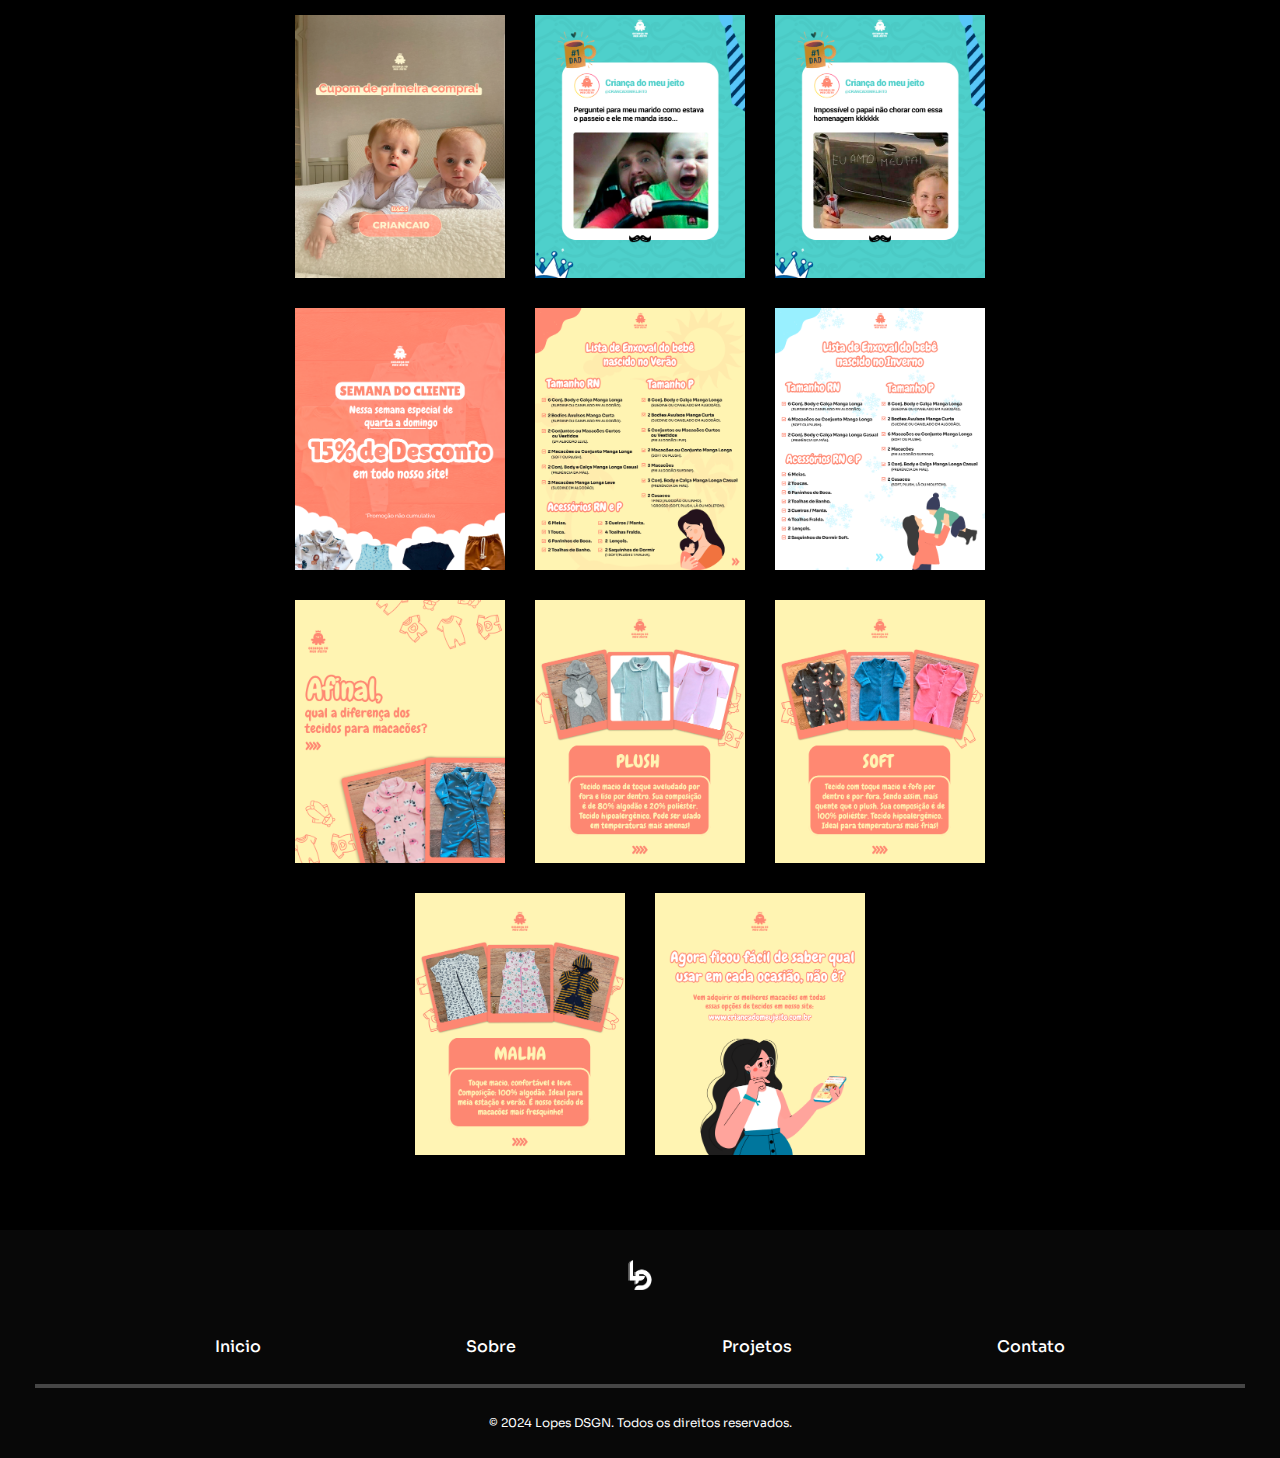
<file: tela-projeto-crianca.html>
<!DOCTYPE html>
<html lang="en">
<head>
    <meta charset="UTF-8">
    <meta name="viewport" content="width=device-width, initial-scale=1.0">
    <meta property="og:title" content="Portfólio - 2024">
    <title>Criança do Meu Jeito - Lopes DSGN</title>
    <link rel="shortcut icon" href="PaginaPort/img/logodsgn.png" type="image/x-icon">
    <link rel="stylesheet" href="https://stackpath.bootstrapcdn.com/font-awesome/4.7.0/css/font-awesome.min.css">
    <link href='https://unpkg.com/boxicons@2.1.4/css/boxicons.min.css' rel='stylesheet'>
    <script src="https://code.jquery.com/jquery-3.7.1.js" integrity="sha256-eKhayi8LEQwp4NKxN+CfCh+3qOVUtJn3QNZ0TciWLP4=" crossorigin="anonymous"></script>
    <link href="lightbox2-2.11.4\src\css/lightbox.css" rel="stylesheet" />
    <script src="lightbox2-2.11.4\src\js/lightbox.js"></script>
    <link href='https://unpkg.com/boxicons@2.1.4/css/boxicons.min.css' rel='stylesheet'>
    <link href="https://cdn.jsdelivr.net/npm/bootstrap@5.3.3/dist/css/bootstrap.min.css" rel="stylesheet" integrity="sha384-QWTKZyjpPEjISv5WaRU9OFeRpok6YctnYmDr5pNlyT2bRjXh0JMhjY6hW+ALEwIH" crossorigin="anonymous">
    <script src="https://cdn.jsdelivr.net/npm/bootstrap@5.3.3/dist/js/bootstrap.bundle.min.js" integrity="sha384-YvpcrYf0tY3lHB60NNkmXc5s9fDVZLESaAA55NDzOxhy9GkcIdslK1eN7N6jIeHz" crossorigin="anonymous"></script>
    <link rel="stylesheet" href="tela-projeto-crianca.css">
</head>
<body>
<section class="content-tela">
    <header>
        <input type="checkbox" name="" id="chk1">
        <div class="logo">
           <img src="PaginaPort/img/logodsgn.png" alt="pok" class="logo-menu">
        </div>
        <label for="chk1" class="menu">
            <i class="fa fa-bars" class="ico"></i>
        </label>
        <ul>
            <li><a href="Index.html">Inicio</a></li>
            <li><a href="Index.html">Sobre</a></li>
            <li><a href="Index.html">Projetos</a></li>
            <li><a href="contato.html">Contato</a></li>
                <li>
                    <a href="https://linktr.ee/lopes_dsgn" target="_blank"><i class="fa fa-globe" class="ico-menu"></i></a>
                    <a href="https://wa.me/5511989024678" target="_blank"><i class="fa fa-whatsapp" class="ico-menu"></i></a>
                    <a href="https://www.instagram.com/lopes_dsgn?igsh=OGxnN3RtaDJmZGZi" target="_blank"><i class="fa fa-instagram" class="ico-menu"></i></a>
                </li>
        </ul>
    </header>

    <section class="conteudo">
        <section class="tela-projeto">
                <h1 class="titulo-projeto">Criança do Meu Jeito</h1>
                <button disabled class="botao-data">
                    2023
                </button>
                    <section class="c-carrousel">
                        <div id="carouselExampleCaptions" class="carousel slide">
                            <div class="carousel-indicators">
                            <button type="button" data-bs-target="#carouselExampleCaptions" data-bs-slide-to="0" class="active" aria-current="true" aria-label="Slide 1"></button>
                            <button type="button" data-bs-target="#carouselExampleCaptions" data-bs-slide-to="1" aria-label="Slide 2"></button>
                            <button type="button" data-bs-target="#carouselExampleCaptions" data-bs-slide-to="2" aria-label="Slide 3"></button>
                            <button type="button" data-bs-target="#carouselExampleCaptions" data-bs-slide-to="3" aria-label="Slide 4"></button>
                            <button type="button" data-bs-target="#carouselExampleCaptions" data-bs-slide-to="4" aria-label="Slide 5"></button>
                            <button type="button" data-bs-target="#carouselExampleCaptions" data-bs-slide-to="5" aria-label="Slide 6"></button>
                            <button type="button" data-bs-target="#carouselExampleCaptions" data-bs-slide-to="6" aria-label="Slide 7"></button>
                            </div>
                            <div class="carousel-inner">
                            <div class="carousel-item active">
                                <img src="PaginaPort/marcas/Criança do meu jeito/Banner (1).png" class="d-block w-100" alt="...">
                                <div class="carousel-caption d-none d-md-block">
                                    <h5>@Criancadomeujeito</h5>
                                    <p>Criação de Artes- Por Lopes DSGN</p>
                                </div>
                            </div>
                            <div class="carousel-item">
                                <img src="PaginaPort/marcas/Criança do meu jeito/Banner (2).png" class="d-block w-100" alt="...">
                                <div class="carousel-caption d-none d-md-block">
                                    <h5>@Criancadomeujeito</h5>
                                <p>Criação de Artes- Por Lopes DSGN</p>
                                </div>
                            </div>
                            <div class="carousel-item">
                                <img src="PaginaPort/marcas/Criança do meu jeito/Banner (3).png" class="d-block w-100" alt="...">
                                <div class="carousel-caption d-none d-md-block">
                                    <h5>@Criancadomeujeito</h5>
                                    <p>Criação de Artes- Por Lopes DSGN</p>
                                </div>
                            </div>
                            <div class="carousel-item">
                                <img src="PaginaPort/marcas/Criança do meu jeito/Banner (4).png" class="d-block w-100" alt="...">
                                <div class="carousel-caption d-none d-md-block">
                                    <h5>@BestShapeHealthFood</h5>
                                    <p>Identidade Visual - Por Lopes DSGN</p>
                                </div>
                            </div>
                            <div class="carousel-item">
                                <img src="PaginaPort/marcas/Criança do meu jeito/Banner (5).png" class="d-block w-100" alt="...">
                                <div class="carousel-caption d-none d-md-block">
                                    <h5>@BestShapeHealthFood</h5>
                                    <p>Identidade Visual - Por Lopes DSGN</p>
                                </div>
                            </div>
                            <div class="carousel-item">
                                <img src="PaginaPort/marcas/Criança do meu jeito/Banner (6).png" class="d-block w-100" alt="...">
                                <div class="carousel-caption d-none d-md-block">
                                    <h5>@BestShapeHealthFood</h5>
                                    <p>Identidade Visual - Por Lopes DSGN</p>
                                </div>
                            </div>
                            </div>
                            <button class="carousel-control-prev" type="button" data-bs-target="#carouselExampleCaptions" data-bs-slide="prev">
                            <span class="carousel-control-prev-icon" aria-hidden="true"></span>
                            <span class="visually-hidden">Previous</span>
                            </button>
                            <button class="carousel-control-next" type="button" data-bs-target="#carouselExampleCaptions" data-bs-slide="next">
                            <span class="carousel-control-next-icon" aria-hidden="true"></span>
                            <span class="visually-hidden">Next</span>
                            </button>
                        </div>
                    </section>

                    <p class="descricao-projeto">
                        Desenvolvimento de artes para as midias da loja Criança do meu jeito..
                    </p>

                    <a href="https://wa.me/5511989024678?text=Ol%C3%A1%2C%20gostaria%20de%20saber%20mais%20informa%C3%A7%C3%B5es%20sobre%20a%20cria%C3%A7%C3%A3o%20de%20identidade%20visual!" class="botao-projeto" target="_blank">
                        <button class="botao-projeto-ap">
                            Mais informações!
                        </button>
                    </a>

                    <div class="projeto-imagem">
                        <a href="PaginaPort/marcas/Criança do meu jeito/1.png" data-lightbox="image-1" data-title="Criança do Meu jeito">
                            <img src="PaginaPort/marcas/Criança do meu jeito/1.png" alt="" class="img-projeto">
                        </a>

                        <a href="PaginaPort/marcas/Criança do meu jeito/2.png" data-lightbox="image-1" data-title="Criança do Meu jeito">
                            <img src="PaginaPort/marcas/Criança do meu jeito/2.png" alt="" class="img-projeto">
                        </a>

                        <a href="PaginaPort/marcas/Criança do meu jeito/3.png" data-lightbox="image-1" data-title="Criança do Meu jeito">
                            <img src="PaginaPort/marcas/Criança do meu jeito/3.png" alt="" class="img-projeto">
                        </a>

                        <a href="PaginaPort/marcas/Criança do meu jeito/4.jpg" data-lightbox="image-1" data-title="Criança do Meu jeito">
                            <img src="PaginaPort/marcas/Criança do meu jeito/4.jpg" alt="" class="img-projeto">
                        </a>

                        <a href="PaginaPort/marcas/Criança do meu jeito/5.png" data-lightbox="image-1" data-title="Criança do Meu jeito">
                            <img src="PaginaPort/marcas/Criança do meu jeito/5.png" alt="" class="img-projeto">
                        </a>

                        <a href="PaginaPort/marcas/Criança do meu jeito/6.png" data-lightbox="image-1" data-title="Criança do Meu jeito">
                            <img src="PaginaPort/marcas/Criança do meu jeito/6.png" alt="" class="img-projeto">
                        </a>

                        <a href="PaginaPort/marcas/Criança do meu jeito/7.png" data-lightbox="image-1" data-title="Criança do Meu jeito">
                            <img src="PaginaPort/marcas/Criança do meu jeito/7.png" alt="" class="img-projeto">
                        </a>

                        <a href="PaginaPort/marcas/Criança do meu jeito/8.png" data-lightbox="image-1" data-title="Criança do Meu jeito">
                            <img src="PaginaPort/marcas/Criança do meu jeito/8.png" alt="" class="img-projeto">
                        </a>

                        <a href="PaginaPort/marcas/Criança do meu jeito/9.png" data-lightbox="image-1" data-title="Criança do Meu jeito">
                            <img src="PaginaPort/marcas/Criança do meu jeito/9.png" alt="" class="img-projeto">
                        </a>

                        <a href="PaginaPort/marcas/Criança do meu jeito/10.png" data-lightbox="image-1" data-title="Criança do Meu jeito">
                            <img src="PaginaPort/marcas/Criança do meu jeito/10.png" alt="" class="img-projeto">
                        </a>

                        <a href="PaginaPort/marcas/Criança do meu jeito/11.png" data-lightbox="image-1" data-title="Criança do Meu jeito">
                            <img src="PaginaPort/marcas/Criança do meu jeito/11.png" alt="" class="img-projeto">
                        </a>

                        <a href="PaginaPort/marcas/Criança do meu jeito/12.png" data-lightbox="image-1" data-title="Criança do Meu jeito">
                            <img src="PaginaPort/marcas/Criança do meu jeito/12.png" alt="" class="img-projeto">
                        </a>

                        <a href="PaginaPort/marcas/Criança do meu jeito/13.png" data-lightbox="image-1" data-title="Criança do Meu jeito">
                            <img src="PaginaPort/marcas/Criança do meu jeito/13.png" alt="" class="img-projeto">
                        </a>

                        <a href="PaginaPort/marcas/Criança do meu jeito/14.png" data-lightbox="image-1" data-title="Criança do Meu jeito">
                            <img src="PaginaPort/marcas/Criança do meu jeito/14.png" alt="" class="img-projeto">
                        </a>

                        <a href="PaginaPort/marcas/Criança do meu jeito/15.png" data-lightbox="image-1" data-title="Criança do Meu jeito">
                            <img src="PaginaPort/marcas/Criança do meu jeito/15.png" alt="" class="img-projeto">
                        </a>

                        <a href="PaginaPort/marcas/Criança do meu jeito/16.png" data-lightbox="image-1" data-title="Criança do Meu jeito">
                            <img src="PaginaPort/marcas/Criança do meu jeito/16.png" alt="" class="img-projeto">
                        </a>

                        <a href="PaginaPort/marcas/Criança do meu jeito/17.png" data-lightbox="image-1" data-title="Criança do Meu jeito">
                            <img src="PaginaPort/marcas/Criança do meu jeito/17.png" alt="" class="img-projeto">
                        </a>

                        <a href="PaginaPort/marcas/Criança do meu jeito/18.png" data-lightbox="image-1" data-title="Criança do Meu jeito">
                            <img src="PaginaPort/marcas/Criança do meu jeito/18.png" alt="" class="img-projeto">
                        </a>

                        <a href="PaginaPort/marcas/Criança do meu jeito/19.png" data-lightbox="image-1" data-title="Criança do Meu jeito">
                            <img src="PaginaPort/marcas/Criança do meu jeito/19.png" alt="" class="img-projeto">
                        </a>

                        <a href="PaginaPort/marcas/Criança do meu jeito/20.png" data-lightbox="image-1" data-title="Criança do Meu jeito">
                            <img src="PaginaPort/marcas/Criança do meu jeito/20.png" alt="" class="img-projeto">
                        </a>
                        

                    </div>
        </section>
    </section>
</section>

<footer>
    <div class="rodape">
        <img src="PaginaPort/img/logodsgn.png" alt="Logo" class="logo-rodape">
        <ul class="title-rodape">
            <li><a href="Index.html">Inicio</a></li>
            <li><a href="Index.html">Sobre</a></li>
            <li><a href="Index.html">Projetos</a></li>
            <li><a href="contato.html">Contato</a></li>
        </ul>

        <hr class="linha-rodape">

        <p class="text-rodape">© 2024 Lopes DSGN. Todos os direitos reservados.</p>

    </div>
</footer>
</body>
</html>
</file>
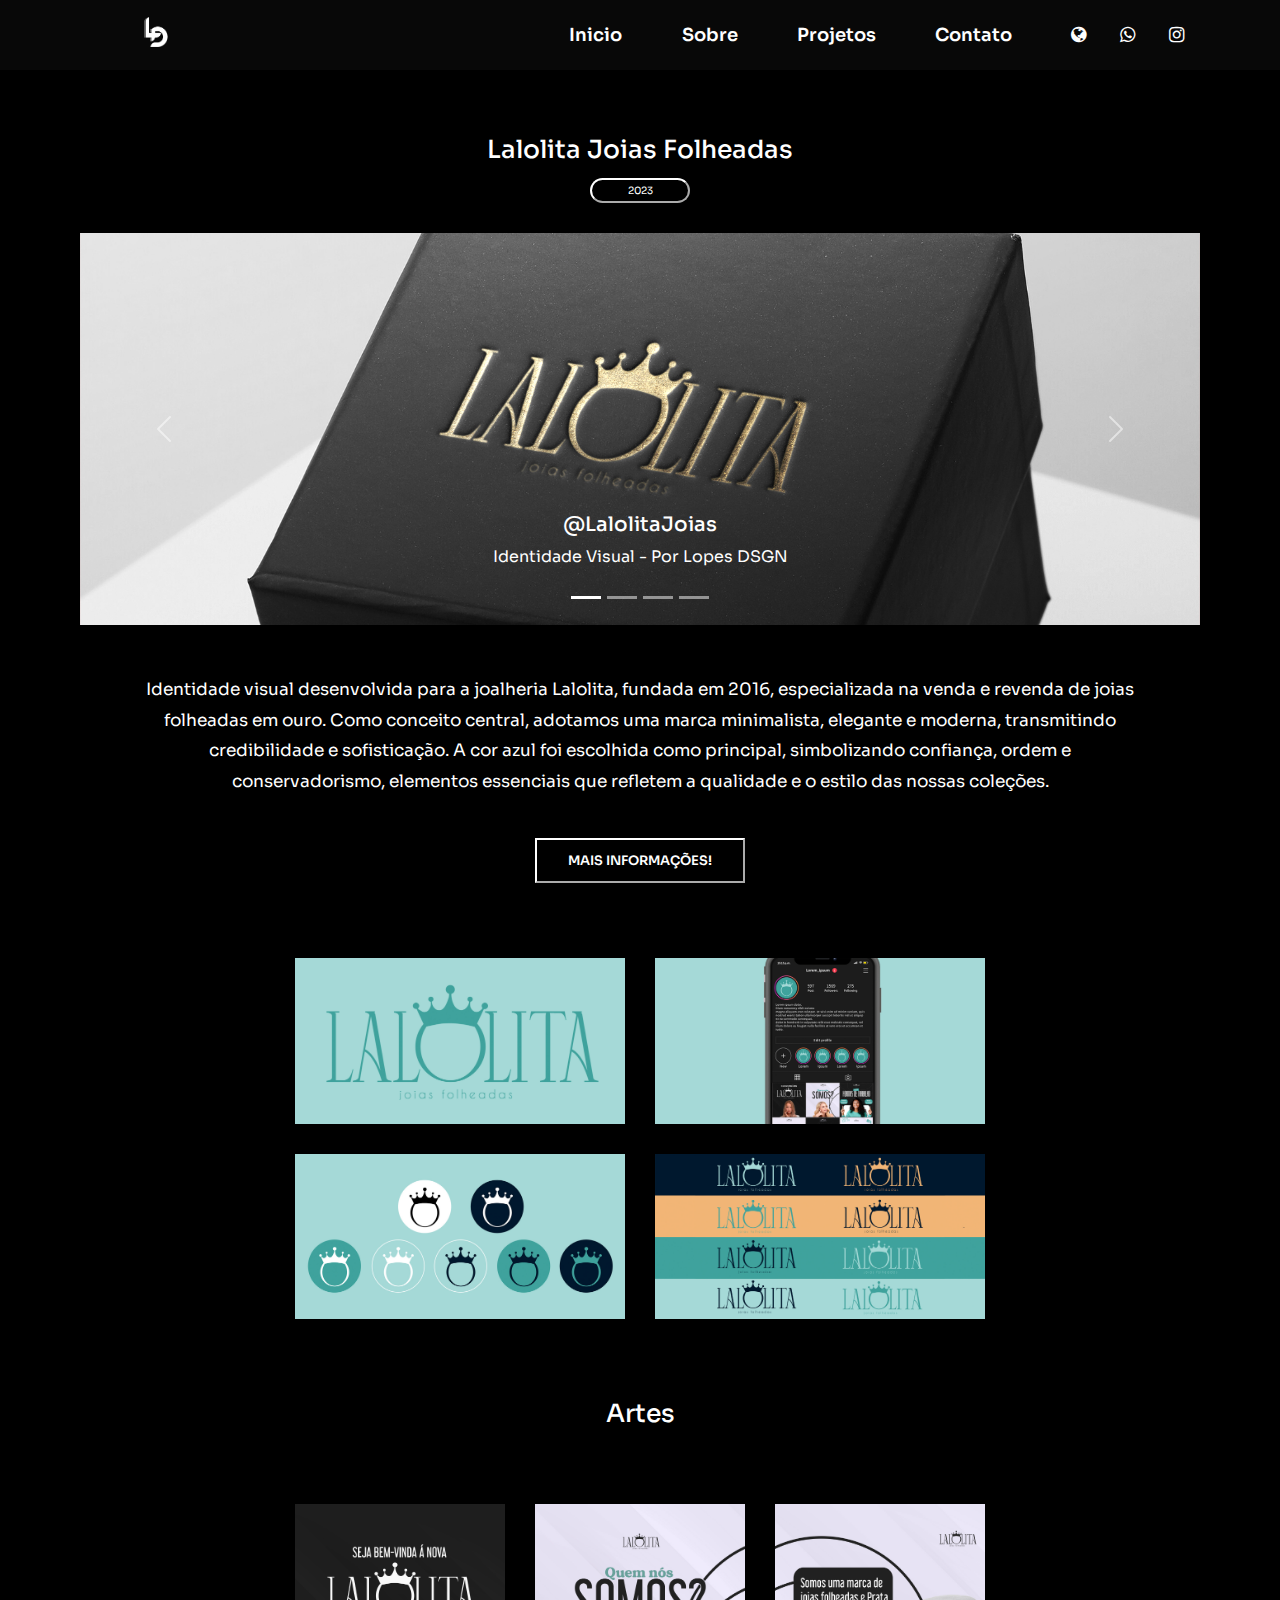
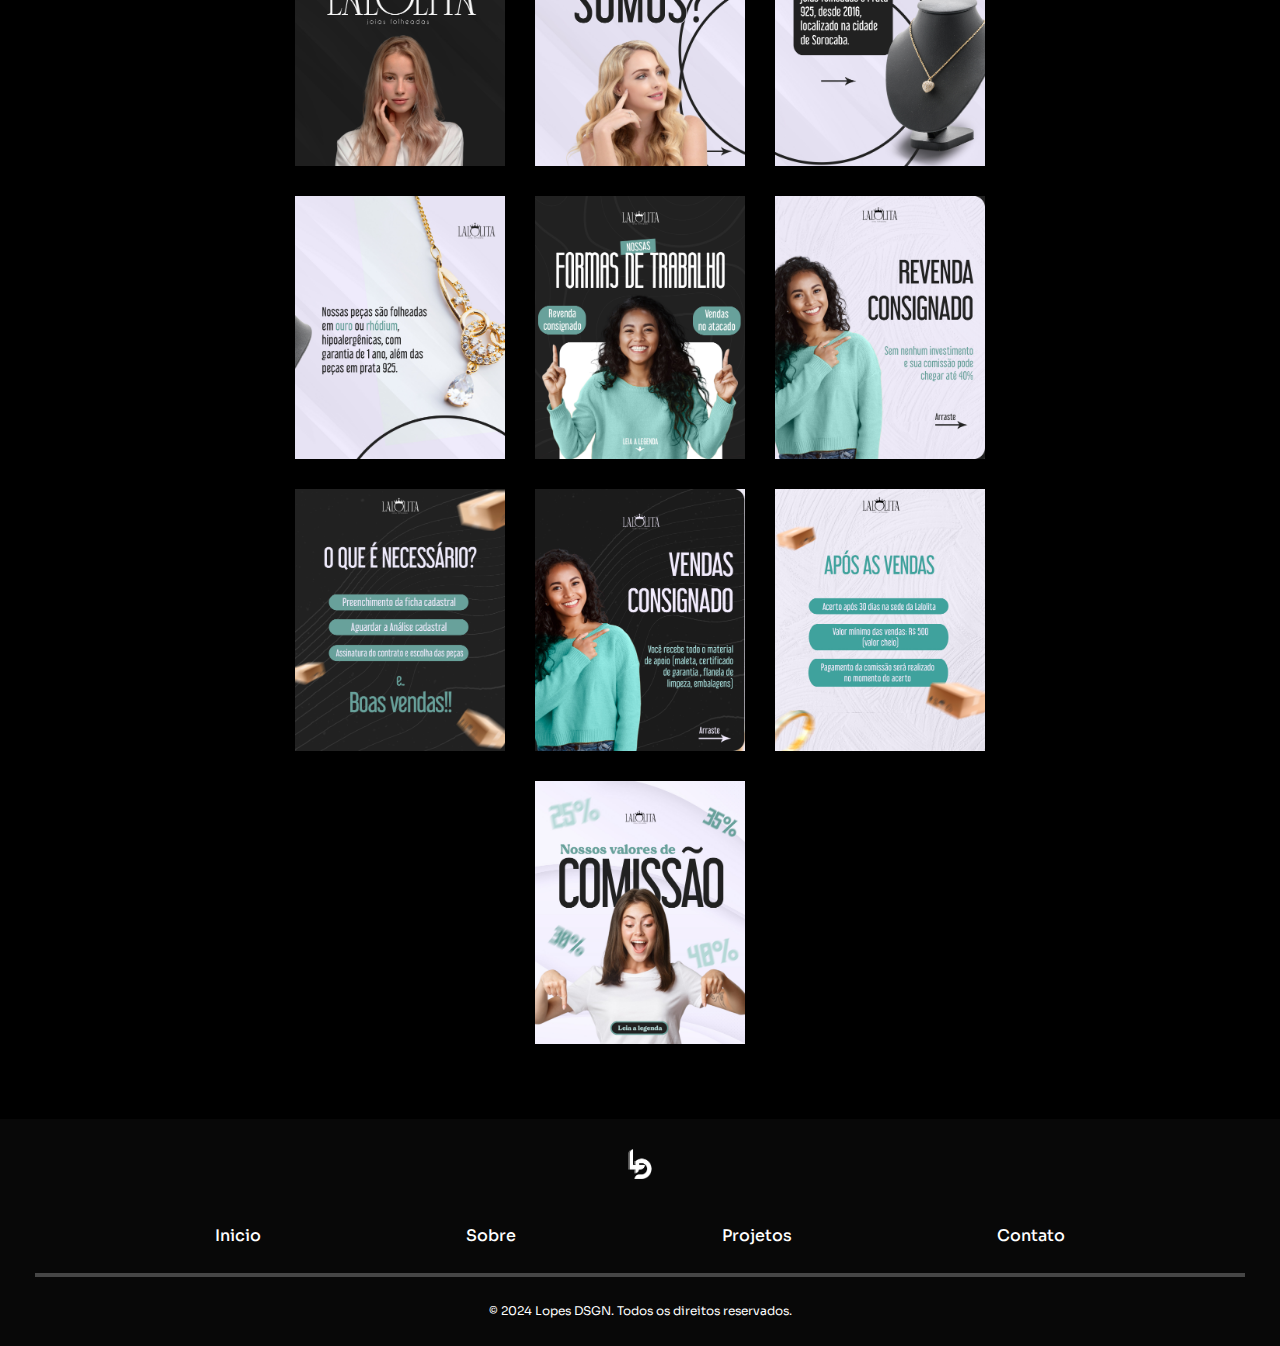
<file: tela-projeto-lalolita.html>
<!DOCTYPE html>
<html lang="en">
<head>
    <meta charset="UTF-8">
    <meta name="viewport" content="width=device-width, initial-scale=1.0">
    <meta property="og:title" content="Portfólio - 2024">
    <title>Lalolita - Lopes DSGN</title>
    <link rel="shortcut icon" href="PaginaPort/img/logo.png" type="image/x-icon">
    <link rel="stylesheet" href="https://stackpath.bootstrapcdn.com/font-awesome/4.7.0/css/font-awesome.min.css">
    <link href='https://unpkg.com/boxicons@2.1.4/css/boxicons.min.css' rel='stylesheet'>
    <script src="https://code.jquery.com/jquery-3.7.1.js" integrity="sha256-eKhayi8LEQwp4NKxN+CfCh+3qOVUtJn3QNZ0TciWLP4=" crossorigin="anonymous"></script>
    <link href="lightbox2-2.11.4\src\css/lightbox.css" rel="stylesheet" />
    <script src="lightbox2-2.11.4\src\js/lightbox.js"></script>
    <link href='https://unpkg.com/boxicons@2.1.4/css/boxicons.min.css' rel='stylesheet'>
    <link href="https://cdn.jsdelivr.net/npm/bootstrap@5.3.3/dist/css/bootstrap.min.css" rel="stylesheet" integrity="sha384-QWTKZyjpPEjISv5WaRU9OFeRpok6YctnYmDr5pNlyT2bRjXh0JMhjY6hW+ALEwIH" crossorigin="anonymous">
    <script src="https://cdn.jsdelivr.net/npm/bootstrap@5.3.3/dist/js/bootstrap.bundle.min.js" integrity="sha384-YvpcrYf0tY3lHB60NNkmXc5s9fDVZLESaAA55NDzOxhy9GkcIdslK1eN7N6jIeHz" crossorigin="anonymous"></script>
    <link rel="stylesheet" href="tela-projeto-lalolita.css">
</head>
<body>
<section class="content-tela">
    <header>
        <input type="checkbox" name="" id="chk1">
        <div class="logo">
           <img src="PaginaPort/img/logodsgn.png" alt="pok" class="logo-menu">
        </div>
        <label for="chk1" class="menu">
            <i class="fa fa-bars" class="ico"></i>
        </label>
        <ul>
            <li><a href="Index.html">Inicio</a></li>
            <li><a href="Index.html">Sobre</a></li>
            <li><a href="Index.html">Projetos</a></li>
            <li><a href="contato.html">Contato</a></li>
                <li>
                    <a href="https://linktr.ee/lopes_dsgn" target="_blank"><i class="fa fa-globe" class="ico-menu"></i></a>
                    <a href="https://wa.me/5511989024678" target="_blank"><i class="fa fa-whatsapp" class="ico-menu"></i></a>
                    <a href="https://www.instagram.com/lopes_dsgn?igsh=OGxnN3RtaDJmZGZi" target="_blank"><i class="fa fa-instagram" class="ico-menu"></i></a>
                </li>
        </ul>
    </header>

    <section class="conteudo">
        <section class="tela-projeto">
                <h1 class="titulo-projeto">Lalolita Joias Folheadas</h1>
                <button disabled class="botao-data">
                    2023
                </button>
                    <section class="c-carrousel">
                        <div id="carouselExampleCaptions" class="carousel slide">
                            <div class="carousel-indicators">
                            <button type="button" data-bs-target="#carouselExampleCaptions" data-bs-slide-to="0" class="active" aria-current="true" aria-label="Slide 1"></button>
                            <button type="button" data-bs-target="#carouselExampleCaptions" data-bs-slide-to="1" aria-label="Slide 2"></button>
                            <button type="button" data-bs-target="#carouselExampleCaptions" data-bs-slide-to="2" aria-label="Slide 3"></button>
                            <button type="button" data-bs-target="#carouselExampleCaptions" data-bs-slide-to="3" aria-label="Slide 4"></button>
                            </div>
                            <div class="carousel-inner">
                            <div class="carousel-item active">
                                <img src="PaginaPort/marcas/Lalolitas/banner 1.jpg" class="d-block w-100" alt="...">
                                <div class="carousel-caption d-none d-md-block">
                                <h5>@LalolitaJoias</h5>
                                <p>Identidade Visual - Por Lopes DSGN</p>
                                </div>
                            </div>
                            <div class="carousel-item">
                                <img src="PaginaPort/marcas/Lalolitas/banner 2.jpg" class="d-block w-100" alt="...">
                                <div class="carousel-caption d-none d-md-block">
                                    <h5>@LalolitaJoias</h5>
                                    <p>Identidade Visual - Por Lopes DSGN</p>
                                </div>
                            </div>
                            <div class="carousel-item">
                                <img src="PaginaPort/marcas/Lalolitas/banner 3.jpg" class="d-block w-100" alt="...">
                                <div class="carousel-caption d-none d-md-block">
                                    <h5>@LalolitaJoias</h5>
                                    <p>Identidade Visual - Por Lopes DSGN</p>
                                </div>
                            </div>
                            <div class="carousel-item">
                                <img src="PaginaPort/marcas/Lalolitas/banner 4.jpg" class="d-block w-100" alt="...">
                                <div class="carousel-caption d-none d-md-block">
                                    <h5>@LalolitaJoias</h5>
                                    <p>Identidade Visual - Por Lopes DSGN</p>
                                </div>
                            </div>
                            </div>
                            <button class="carousel-control-prev" type="button" data-bs-target="#carouselExampleCaptions" data-bs-slide="prev">
                            <span class="carousel-control-prev-icon" aria-hidden="true"></span>
                            <span class="visually-hidden">Previous</span>
                            </button>
                            <button class="carousel-control-next" type="button" data-bs-target="#carouselExampleCaptions" data-bs-slide="next">
                            <span class="carousel-control-next-icon" aria-hidden="true"></span>
                            <span class="visually-hidden">Next</span>
                            </button>
                        </div>
                    </section>

                    <p class="descricao-projeto">Identidade visual desenvolvida para a joalheria Lalolita, fundada em 2016, especializada na venda e revenda de joias folheadas em ouro. Como conceito central, adotamos uma marca minimalista, elegante e moderna, transmitindo credibilidade e sofisticação. A cor azul foi escolhida como principal, simbolizando confiança, ordem e conservadorismo, elementos essenciais que refletem a qualidade e o estilo das nossas coleções.</p>

                    <a href="https://wa.me/5511989024678?text=Ol%C3%A1%2C%20gostaria%20de%20saber%20mais%20informa%C3%A7%C3%B5es%20sobre%20a%20cria%C3%A7%C3%A3o%20de%20identidade%20visual!" class="botao-projeto" target="_blank">
                        <button class="botao-projeto-ap">
                            Mais informações!
                        </button>
                    </a>

                    <div class="projeto-imagem">
                        <a href="PaginaPort/marcas/Lalolitas/b1.jpg" data-lightbox="image-1" data-title="Projeto Lalolita">
                            <img src="PaginaPort/marcas/Lalolitas/b1.jpg" alt="" class="img-projeto">
                        </a>
                        <a href="PaginaPort/marcas/Lalolitas/b2.jpg" data-lightbox="image-1" data-title="Projeto Lalolita">
                            <img src="PaginaPort/marcas/Lalolitas/b2.jpg" alt="" class="img-projeto">
                        </a>
                        <a href="PaginaPort/marcas/Lalolitas/b3.jpg" data-lightbox="image-1" data-title="Projeto Lalolita">
                            <img src="PaginaPort/marcas/Lalolitas/b3.jpg" alt="" class="img-projeto">
                        </a>
                        <a href="PaginaPort/marcas/Lalolitas/b4.jpg" data-lightbox="image-1" data-title="Projeto Lalolita">
                            <img src="PaginaPort/marcas/Lalolitas/b4.jpg" alt="" class="img-projeto">
                        </a>
                    </div>

                    <h3 class="titulo-projeto">Artes</h3>
                        <div class="projeto-imagem">

                        <a href="PaginaPort/marcas/Lalolitas/1.jpg" data-lightbox="image-1" data-title="Projeto Lalolita">
                            <img src="PaginaPort/marcas/Lalolitas/1.jpg" alt="" class="img-projeto-1">
                        </a>
                        <a href="PaginaPort/marcas/Lalolitas/2.jpg" data-lightbox="image-1" data-title="Projeto Lalolita">
                            <img src="PaginaPort/marcas/Lalolitas/2.jpg" alt="" class="img-projeto-1">
                        </a>

                        <a href="PaginaPort/marcas/Lalolitas/3.jpg" data-lightbox="image-1" data-title="Projeto Lalolita">
                            <img src="PaginaPort/marcas/Lalolitas/3.jpg" alt="" class="img-projeto-1">
                        </a>
                        <a href="PaginaPort/marcas/Lalolitas/4.jpg" data-lightbox="image-1" data-title="Projeto Lalolita">
                            <img src="PaginaPort/marcas/Lalolitas/4.jpg" alt="" class="img-projeto-1">
                        </a>

                        <a href="PaginaPort/marcas/Lalolitas/5.jpg" data-lightbox="image-1" data-title="Projeto Lalolita">
                            <img src="PaginaPort/marcas/Lalolitas/5.jpg" alt="" class="img-projeto-1">
                        </a>

                        <a href="PaginaPort/marcas/Lalolitas/6.jpg" data-lightbox="image-1" data-title="Projeto Lalolita">
                            <img src="PaginaPort/marcas/Lalolitas/6.jpg" alt="" class="img-projeto-1">
                        </a>
                        <a href="PaginaPort/marcas/Lalolitas/7.jpg" data-lightbox="image-1" data-title="Projeto Lalolita">
                            <img src="PaginaPort/marcas/Lalolitas/7.jpg" alt="" class="img-projeto-1">
                        </a>
                        <a href="PaginaPort/marcas/Lalolitas/8.jpg" data-lightbox="image-1" data-title="Projeto Lalolita">
                            <img src="PaginaPort/marcas/Lalolitas/8.jpg" alt="" class="img-projeto-1">
                        </a>
                        <a href="PaginaPort/marcas/Lalolitas/9.jpg" data-lightbox="image-1" data-title="Projeto Lalolita">
                            <img src="PaginaPort/marcas/Lalolitas/9.jpg" alt="" class="img-projeto-1">
                        </a>
                        <a href="PaginaPort/marcas/Lalolitas/10.jpg" data-lightbox="image-1" data-title="Projeto Lalolita">
                            <img src="PaginaPort/marcas/Lalolitas/10.jpg" alt="" class="img-projeto-1">
                        </a>
                    </div>
        </section>
    </section>
</section>

<footer>
    <div class="rodape">
        <img src="PaginaPort/img/logodsgn.png" alt="Logo" class="logo-rodape">
        <ul class="title-rodape">
            <li><a href="Index.html">Inicio</a></li>
            <li><a href="Index.html">Sobre</a></li>
            <li><a href="Index.html">Projetos</a></li>
            <li><a href="contato.html">Contato</a></li>
        </ul>

        <hr class="linha-rodape">

        <p class="text-rodape">© 2024 Lopes DSGN. Todos os direitos reservados.</p>

    </div>
</footer>
</body>
</html>
</file>
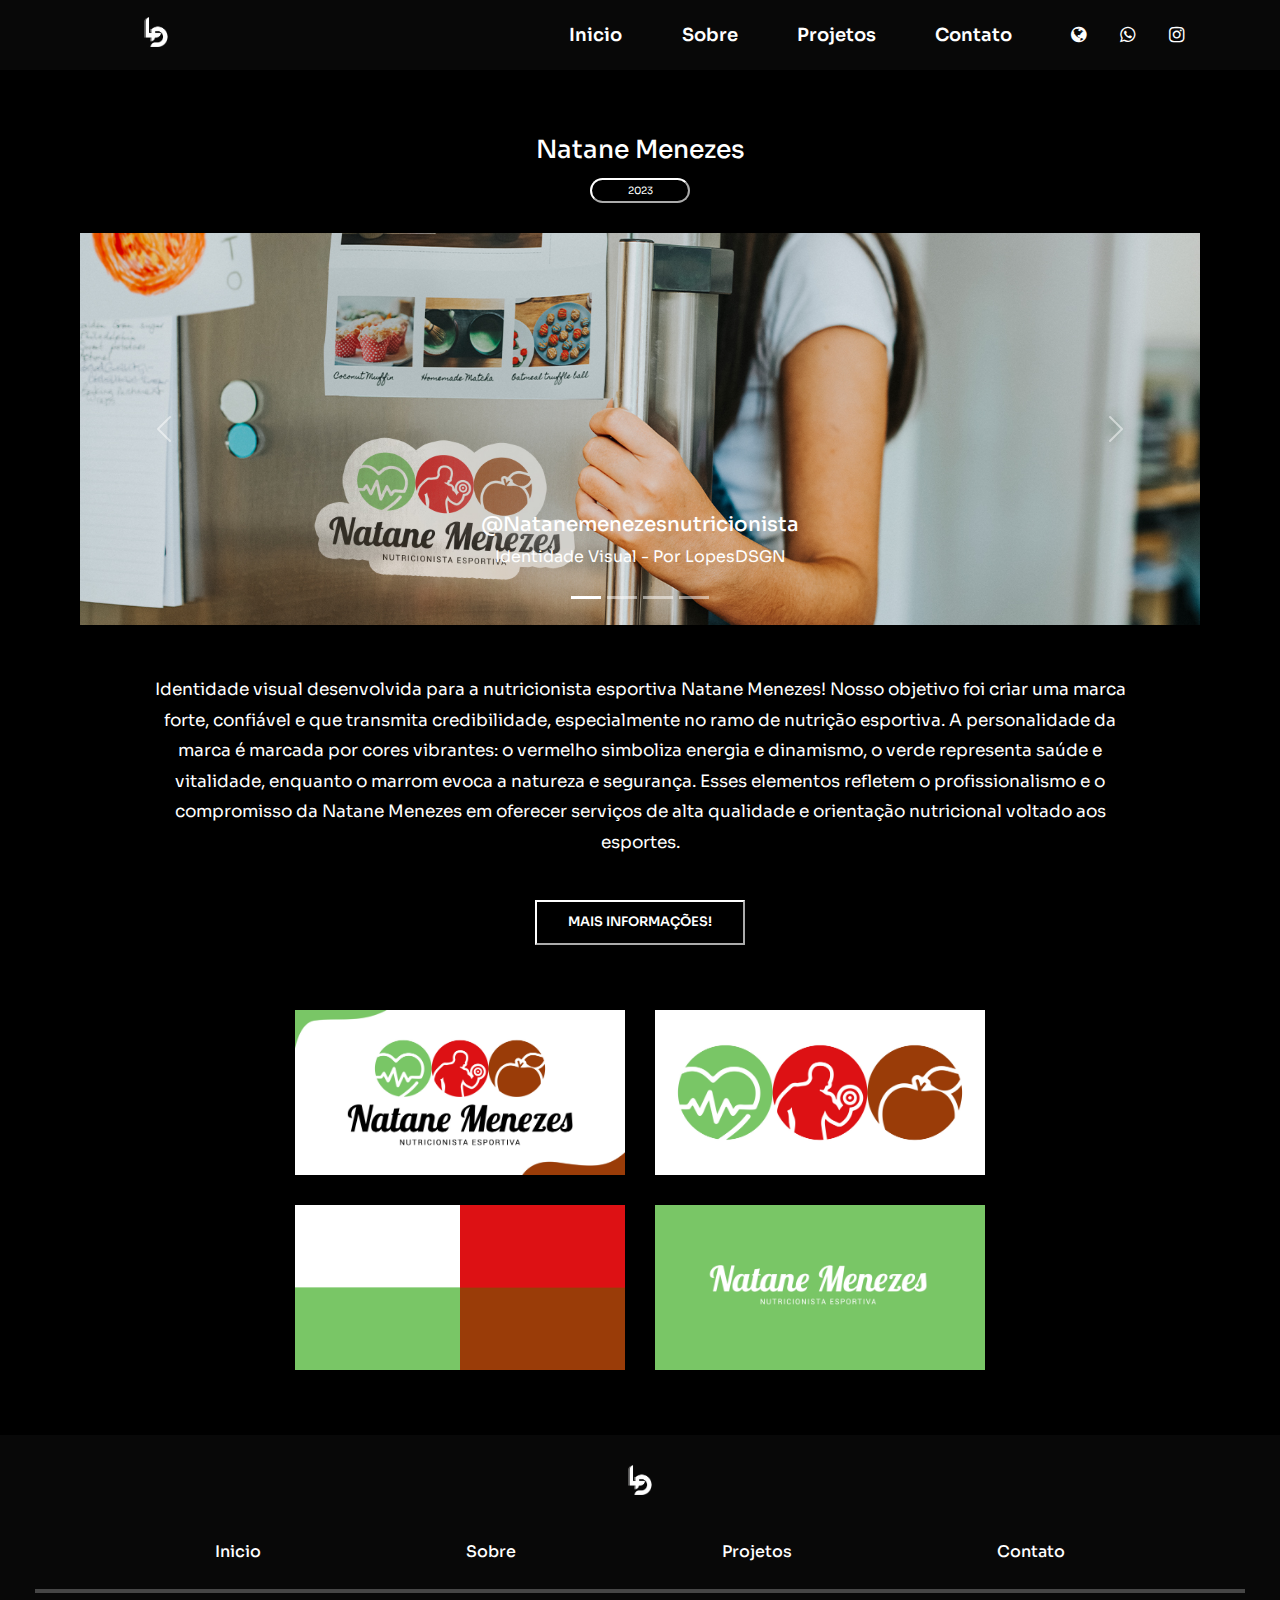
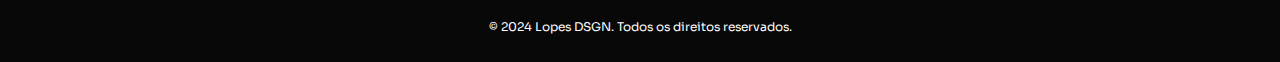
<file: tela-projeto-natane.html>
<!DOCTYPE html>
<html lang="en">
<head>
    <meta charset="UTF-8">
    <meta name="viewport" content="width=device-width, initial-scale=1.0">
    <meta property="og:title" content="Portfólio - 2024">
    <title>Natane Menezes - Lopes DSGN</title>
    <link rel="shortcut icon" href="PaginaPort/img/logodsgn.png" type="image/x-icon">
    <link rel="stylesheet" href="https://stackpath.bootstrapcdn.com/font-awesome/4.7.0/css/font-awesome.min.css">
    <link href='https://unpkg.com/boxicons@2.1.4/css/boxicons.min.css' rel='stylesheet'>
    <script src="https://code.jquery.com/jquery-3.7.1.js" integrity="sha256-eKhayi8LEQwp4NKxN+CfCh+3qOVUtJn3QNZ0TciWLP4=" crossorigin="anonymous"></script>
    <link href="lightbox2-2.11.4\src\css/lightbox.css" rel="stylesheet" />
    <script src="lightbox2-2.11.4\src\js/lightbox.js"></script>
    <link href='https://unpkg.com/boxicons@2.1.4/css/boxicons.min.css' rel='stylesheet'>
    <link href="https://cdn.jsdelivr.net/npm/bootstrap@5.3.3/dist/css/bootstrap.min.css" rel="stylesheet" integrity="sha384-QWTKZyjpPEjISv5WaRU9OFeRpok6YctnYmDr5pNlyT2bRjXh0JMhjY6hW+ALEwIH" crossorigin="anonymous">
    <script src="https://cdn.jsdelivr.net/npm/bootstrap@5.3.3/dist/js/bootstrap.bundle.min.js" integrity="sha384-YvpcrYf0tY3lHB60NNkmXc5s9fDVZLESaAA55NDzOxhy9GkcIdslK1eN7N6jIeHz" crossorigin="anonymous"></script>
    <link rel="stylesheet" href="tela-projeto-natane.css">
</head>
<body>
<section class="content-tela">
    <header>
        <input type="checkbox" name="" id="chk1">
        <div class="logo">
           <img src="PaginaPort/img/logodsgn.png" alt="pok" class="logo-menu">
        </div>
        <label for="chk1" class="menu">
            <i class="fa fa-bars" class="ico"></i>
        </label>
        <ul>
            <li><a href="Index.html">Inicio</a></li>
            <li><a href="Index.html">Sobre</a></li>
            <li><a href="Index.html">Projetos</a></li>
            <li><a href="contato.html">Contato</a></li>
                <li>
                    <a href="https://linktr.ee/lopes_dsgn" target="_blank"><i class="fa fa-globe" class="ico-menu"></i></a>
                    <a href="https://wa.me/5511989024678" target="_blank"><i class="fa fa-whatsapp" class="ico-menu"></i></a>
                    <a href="https://www.instagram.com/lopes_dsgn?igsh=OGxnN3RtaDJmZGZi" target="_blank"><i class="fa fa-instagram" class="ico-menu"></i></a>
                </li>
        </ul>
    </header>

    <section class="conteudo">
        <section class="tela-projeto">
                <h1 class="titulo-projeto">Natane Menezes</h1>
                <button disabled class="botao-data">
                    2023
                </button>
                    <section class="c-carrousel">
                        <div id="carouselExampleCaptions" class="carousel slide">
                            <div class="carousel-indicators">
                                <button type="button" data-bs-target="#carouselExampleCaptions" data-bs-slide-to="0" class="active" aria-current="true" aria-label="Slide 1"></button>
                                <button type="button" data-bs-target="#carouselExampleCaptions" data-bs-slide-to="1" aria-label="Slide 2"></button>
                                <button type="button" data-bs-target="#carouselExampleCaptions" data-bs-slide-to="2" aria-label="Slide 3"></button>
                                <button type="button" data-bs-target="#carouselExampleCaptions" data-bs-slide-to="3" aria-label="Slide 4"></button>
                                </div>
                                <div class="carousel-inner">
                                <div class="carousel-item active">
                                    <img src="PaginaPort/marcas/Natane menezes/banner 2.jpg" class="d-block w-100" alt="...">
                                    <div class="carousel-caption d-none d-md-block">
                                    <h5>@Natanemenezesnutricionista</h5>
                                    <p>Identidade Visual - Por LopesDSGN</p>
                                    </div>
                                </div>
                                <div class="carousel-item">
                                    <img src="PaginaPort/marcas/Natane menezes/banner 4.jpg" class="d-block w-100" alt="...">
                                    <div class="carousel-caption d-none d-md-block">
                                        <h5>@Natanemenezesnutricionista</h5>
                                        <p>Identidade Visual - Por LopesDSGN</p>
                                    </div>
                                </div>
                                <div class="carousel-item">
                                    <img src="PaginaPort/marcas/Natane menezes/banner 3.jpg" class="d-block w-100" alt="...">
                                    <div class="carousel-caption d-none d-md-block">
                                        <h5>@Natanemenezesnutricionista</h5>
                                        <p>Identidade Visual - Por LopesDSGN</p>
                                    </div>
                                </div>
                                <div class="carousel-item">
                                    <img src="PaginaPort/marcas/Natane menezes/banner 1.jpg" class="d-block w-100" alt="...">
                                    <div class="carousel-caption d-none d-md-block">
                                        <h5>@Natanemenezesnutricionista</h5>
                                        <p>Identidade Visual - Por LopesDSGN</p>
                                    </div>
                                </div>
                                </div>
                            <button class="carousel-control-prev" type="button" data-bs-target="#carouselExampleCaptions" data-bs-slide="prev">
                            <span class="carousel-control-prev-icon" aria-hidden="true"></span>
                            <span class="visually-hidden">Previous</span>
                            </button>
                            <button class="carousel-control-next" type="button" data-bs-target="#carouselExampleCaptions" data-bs-slide="next">
                            <span class="carousel-control-next-icon" aria-hidden="true"></span>
                            <span class="visually-hidden">Next</span>
                            </button>
                        </div>
                    </section>

                    <p class="descricao-projeto">
                        Identidade visual desenvolvida para a nutricionista esportiva Natane Menezes! Nosso objetivo foi criar uma marca forte, confiável e que transmita credibilidade, especialmente no ramo de nutrição esportiva. A personalidade da marca é marcada por cores vibrantes: o vermelho simboliza energia e dinamismo, o verde representa saúde e vitalidade, enquanto o marrom evoca a natureza e segurança. Esses elementos refletem o profissionalismo e o compromisso da Natane Menezes em oferecer serviços de alta qualidade e orientação nutricional voltado aos esportes.
                    </p>

                    <a href="https://wa.me/5511989024678?text=Ol%C3%A1%2C%20gostaria%20de%20saber%20mais%20informa%C3%A7%C3%B5es%20sobre%20a%20cria%C3%A7%C3%A3o%20de%20identidade%20visual!" class="botao-projeto" target="_blank">
                        <button class="botao-projeto-ap">
                            Mais informações!
                        </button>
                    </a>

                    <div class="projeto-imagem">
                        <a href="PaginaPort/marcas/Natane menezes/banner.jpg" data-lightbox="image-1" data-title="Identidade Visual Natane Menezes">
                            <img src="PaginaPort/marcas/Natane menezes/banner.jpg" alt="" class="img-projeto">
                        </a>

                        <a href="PaginaPort/marcas/Natane menezes/1.jpg" data-lightbox="image-1" data-title="Identidade Visual Natane Menezes">
                            <img src="PaginaPort/marcas/Natane menezes/1.jpg" alt="" class="img-projeto">
                        </a>

                        <a href="PaginaPort/marcas/Natane menezes/2.jpg" data-lightbox="image-1" data-title="Identidade Visual Natane Menezes">
                            <img src="PaginaPort/marcas/Natane menezes/2.jpg" alt="" class="img-projeto">
                        </a>
                        
                        <a href="PaginaPort/marcas/Natane menezes/3.jpg" data-lightbox="image-1" data-title="Identidade Visual Natane Menezes">
                            <img src="PaginaPort/marcas/Natane menezes/3.jpg" alt="" class="img-projeto">
                        </a>
                        
                        

                    </div>
        </section>
    </section>
</section>

<footer>
    <div class="rodape">
        <img src="PaginaPort/img/logodsgn.png" alt="Logo" class="logo-rodape">
        <ul class="title-rodape">
            <li><a href="Index.html">Inicio</a></li>
            <li><a href="Index.html">Sobre</a></li>
            <li><a href="Index.html">Projetos</a></li>
            <li><a href="contato.html">Contato</a></li>
        </ul>

        <hr class="linha-rodape">

        <p class="text-rodape">© 2024 Lopes DSGN. Todos os direitos reservados.</p>

    </div>
</footer>
</body>
</html>
</file>
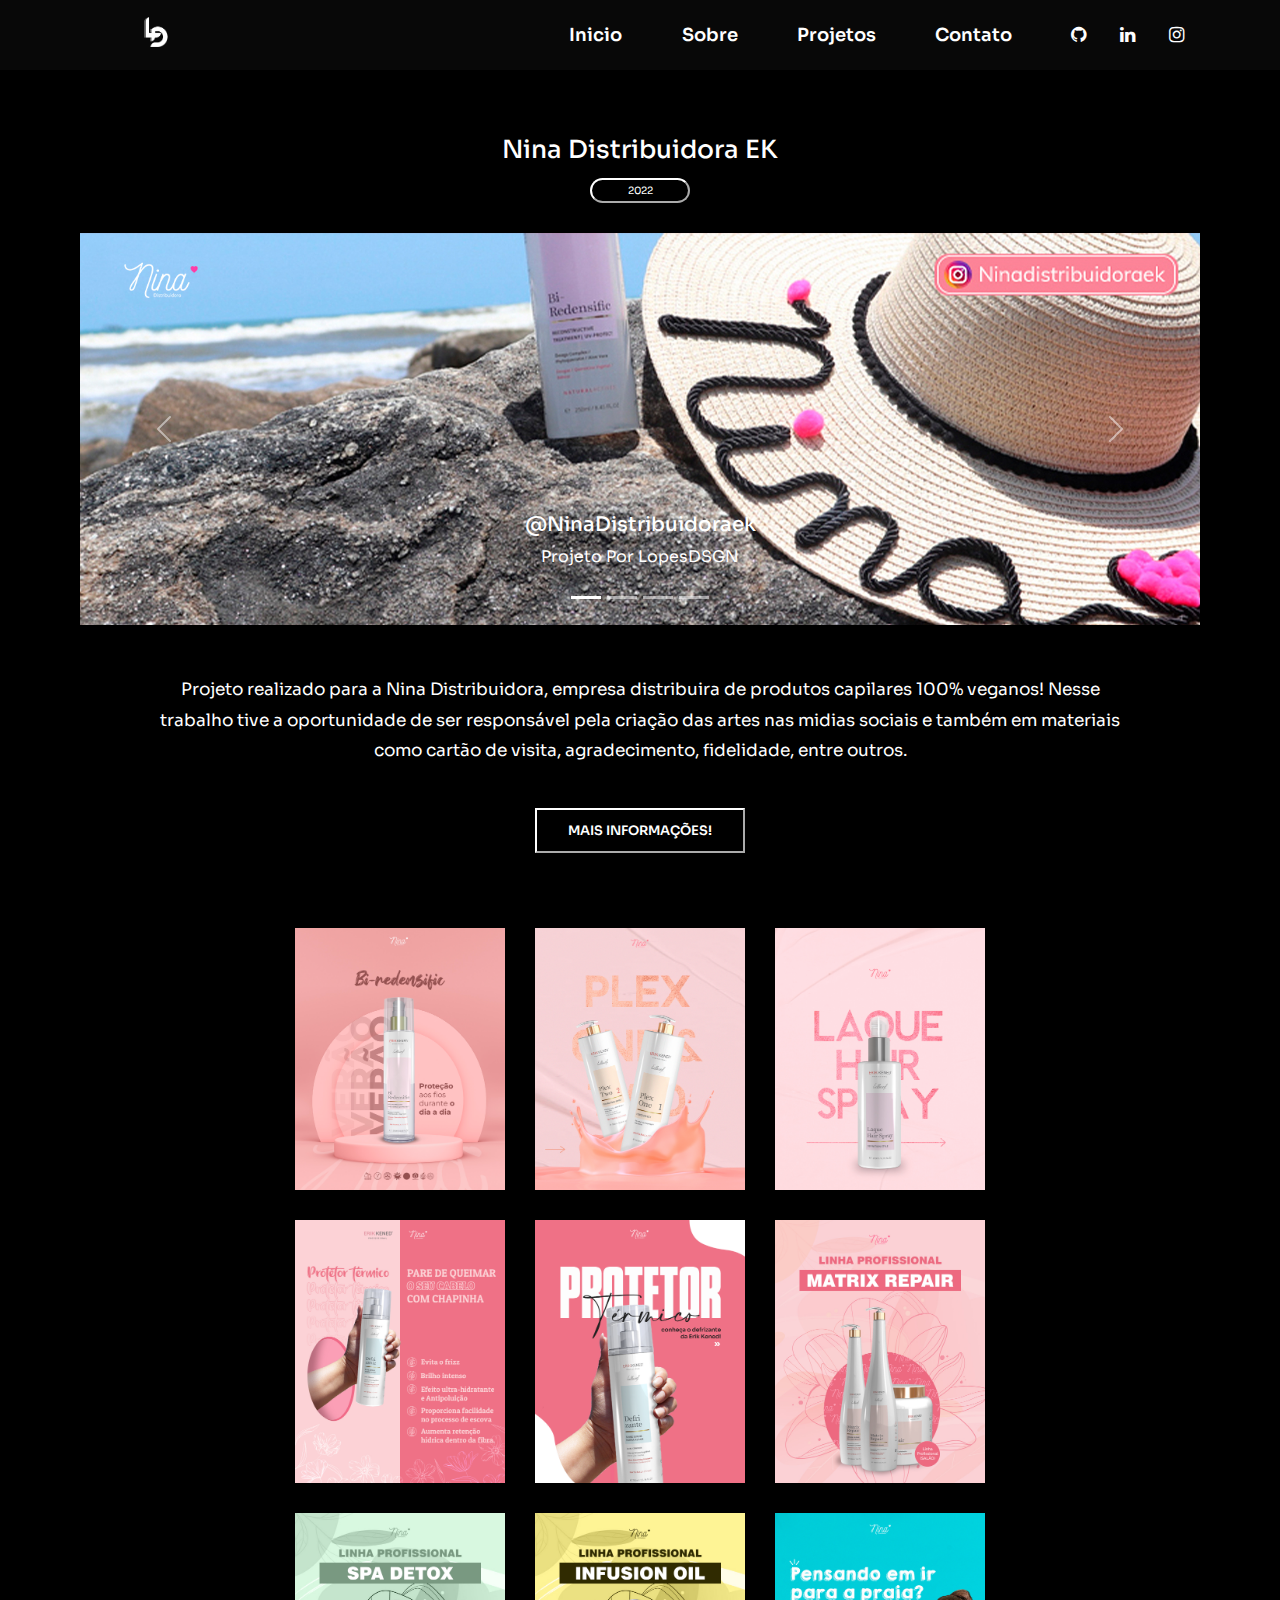
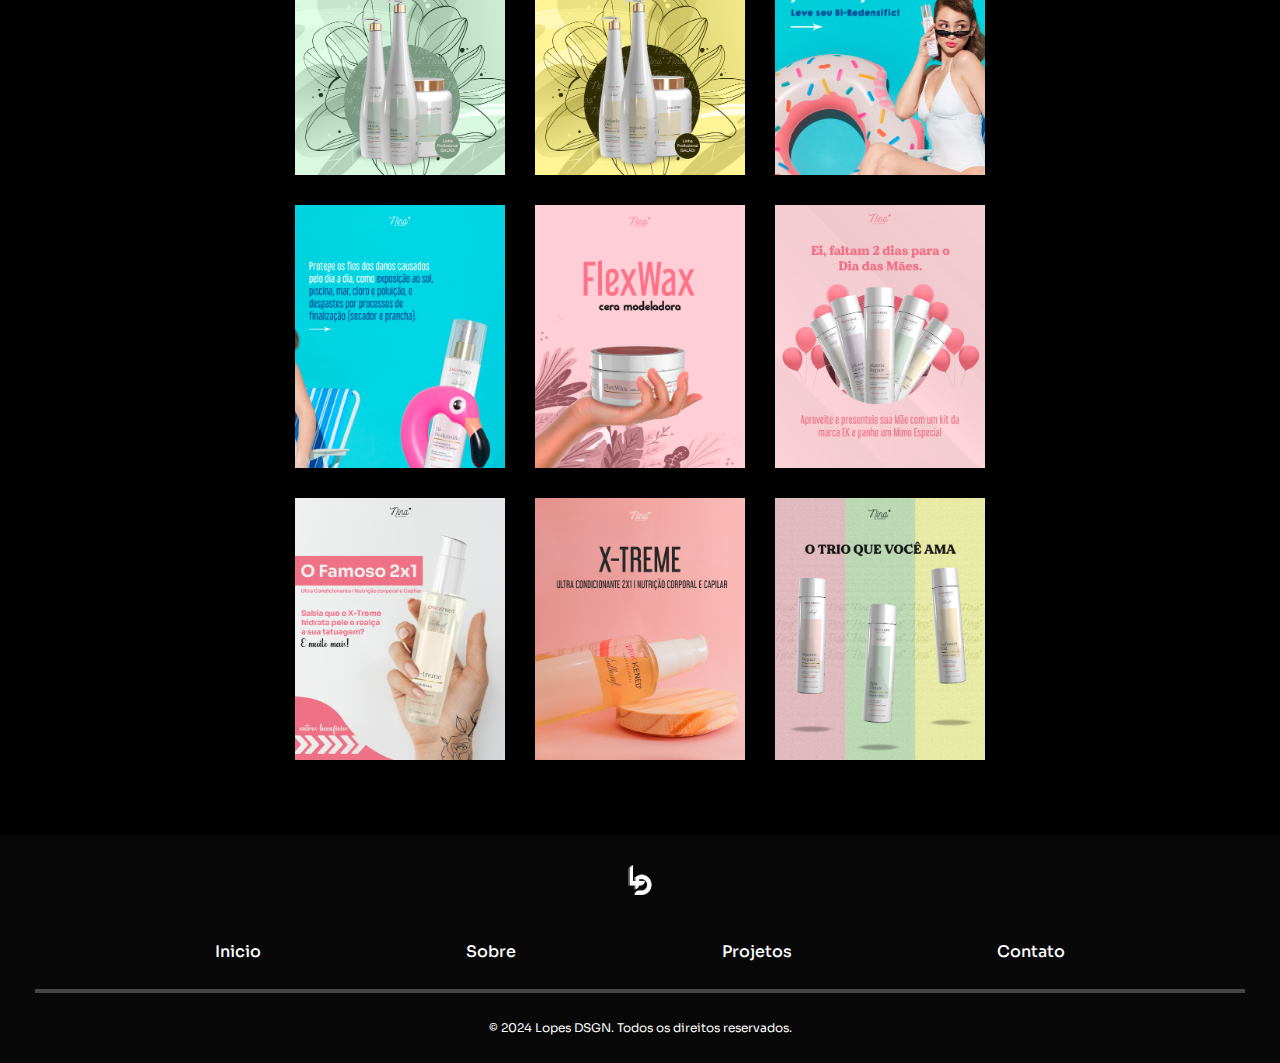
<file: tela-projeto-nina.html>
<!DOCTYPE html>
<html lang="en">
<head>
    <meta charset="UTF-8">
    <meta name="viewport" content="width=device-width, initial-scale=1.0">
    <meta property="og:title" content="Portfólio - 2024">
    <title>Nina Distribuidora - Lopes DSGN</title>
    <link rel="shortcut icon" href="PaginaPort/img/logodsgn.png" type="image/x-icon">
    <link rel="stylesheet" href="https://stackpath.bootstrapcdn.com/font-awesome/4.7.0/css/font-awesome.min.css">
    <link href='https://unpkg.com/boxicons@2.1.4/css/boxicons.min.css' rel='stylesheet'>
    <script src="https://code.jquery.com/jquery-3.7.1.js" integrity="sha256-eKhayi8LEQwp4NKxN+CfCh+3qOVUtJn3QNZ0TciWLP4=" crossorigin="anonymous"></script>
    <link href="lightbox2-2.11.4\src\css/lightbox.css" rel="stylesheet" />
    <script src="lightbox2-2.11.4\src\js/lightbox.js"></script>
    <link href='https://unpkg.com/boxicons@2.1.4/css/boxicons.min.css' rel='stylesheet'>
    <link href="https://cdn.jsdelivr.net/npm/bootstrap@5.3.3/dist/css/bootstrap.min.css" rel="stylesheet" integrity="sha384-QWTKZyjpPEjISv5WaRU9OFeRpok6YctnYmDr5pNlyT2bRjXh0JMhjY6hW+ALEwIH" crossorigin="anonymous">
    <script src="https://cdn.jsdelivr.net/npm/bootstrap@5.3.3/dist/js/bootstrap.bundle.min.js" integrity="sha384-YvpcrYf0tY3lHB60NNkmXc5s9fDVZLESaAA55NDzOxhy9GkcIdslK1eN7N6jIeHz" crossorigin="anonymous"></script>
    <link rel="stylesheet" href="tela-projeto-nina.css">
</head>
<body>
<section class="content-tela">
    <header>
        <input type="checkbox" name="" id="chk1">
        <div class="logo">
           <img src="PaginaPort/img/logodsgn.png" alt="pok" class="logo-menu">
        </div>
        <label for="chk1" class="menu">
            <i class="fa fa-bars" class="ico"></i>
        </label>
        <ul>
            <li><a href="Index.html">Inicio</a></li>
            <li><a href="Index.html">Sobre</a></li>
            <li><a href="Index.html">Projetos</a></li>
            <li><a href="contato.html">Contato</a></li>
            <li>
                <a href="https://github.com/Fernanmarc" target="_blank"><i class="fa fa-github" class="ico-menu"></i></a>
                <a href="https://www.linkedin.com/in/fernandol-marcos?utm_source=share&utm_campaign=share_via&utm_content=profile&utm_medium=android_app" target="_blank"><i class="fa fa-linkedin" class="ico-menu"></i></a>
                <a href="https://www.instagram.com/lopes_dsgn?igsh=OGxnN3RtaDJmZGZi" target="_blank"><i class="fa fa-instagram" class="ico-menu"></i></a>
            </li>
        </ul>
    </header>

    <section class="conteudo">
        <section class="tela-projeto">
                <h1 class="titulo-projeto">Nina Distribuidora EK</h1>
                <button disabled class="botao-data">
                    2022
                </button>
                    <section class="c-carrousel">
                        <div id="carouselExampleCaptions" class="carousel slide">
                            <div class="carousel-indicators">
                            <button type="button" data-bs-target="#carouselExampleCaptions" data-bs-slide-to="0" class="active" aria-current="true" aria-label="Slide 1"></button>
                            <button type="button" data-bs-target="#carouselExampleCaptions" data-bs-slide-to="1" aria-label="Slide 2"></button>
                            <button type="button" data-bs-target="#carouselExampleCaptions" data-bs-slide-to="2" aria-label="Slide 3"></button>
                            <button type="button" data-bs-target="#carouselExampleCaptions" data-bs-slide-to="3" aria-label="Slide 4"></button>
                            </div>
                            <div class="carousel-inner">
                            <div class="carousel-item active">
                                <img src="PaginaPort/marcas/Nina/banner1.jpg" class="d-block w-100" alt="...">
                                <div class="carousel-caption d-none d-md-block">
                                <h5>@NinaDistribuidoraek</h5>
                                <p>Projeto Por LopesDSGN</p>
                                </div>
                            </div>
                            <div class="carousel-item">
                                <img src="PaginaPort/marcas/Nina/banner2.jpg" class="d-block w-100" alt="...">
                                <div class="carousel-caption d-none d-md-block">
                                    <h5>@NinaDistribuidoraek</h5>
                                    <p>Projeto Por LopesDSGN</p>
                                </div>
                            </div>
                            <div class="carousel-item">
                                <img src="PaginaPort/marcas/Nina/banner3.jpg" class="d-block w-100" alt="...">
                                <div class="carousel-caption d-none d-md-block">
                                    <h5>@NinaDistribuidoraek</h5>
                                    <p>Projeto Por LopesDSGN</p>
                                </div>
                            </div>
                            <div class="carousel-item">
                                <img src="PaginaPort/marcas/Nina/banner4.jpg" class="d-block w-100" alt="...">
                                <div class="carousel-caption d-none d-md-block">
                                    <h5>@NinaDistribuidoraek</h5>
                                    <p>Projeto Por LopesDSGN</p>
                                </div>
                            </div>
                            </div>
                            <button class="carousel-control-prev" type="button" data-bs-target="#carouselExampleCaptions" data-bs-slide="prev">
                            <span class="carousel-control-prev-icon" aria-hidden="true"></span>
                            <span class="visually-hidden">Previous</span>
                            </button>
                            <button class="carousel-control-next" type="button" data-bs-target="#carouselExampleCaptions" data-bs-slide="next">
                            <span class="carousel-control-next-icon" aria-hidden="true"></span>
                            <span class="visually-hidden">Next</span>
                            </button>
                        </div>
                    </section>

                    <p class="descricao-projeto">Projeto realizado para a  Nina Distribuidora, empresa distribuira de produtos capilares 100% veganos! Nesse trabalho tive a oportunidade de ser responsável pela criação das artes nas midias sociais e também em materiais como cartão de visita, agradecimento, fidelidade, entre outros. </p>

                    <a href="https://wa.me/5511989024678?text=Ol%C3%A1%2C%20gostaria%20de%20saber%20mais%20informa%C3%A7%C3%B5es%20sobre%20a%20cria%C3%A7%C3%A3o%20de%20identidade%20visual!" class="botao-projeto" target="_blank">
                        <button class="botao-projeto-ap">
                            Mais informações!
                        </button>
                    </a>

                    <div class="projeto-imagem">
                        <a href="PaginaPort/marcas/Nina/1.jpg" data-lightbox="image-1" data-title="Projeto Nina Distribuidora">
                            <img src="PaginaPort/marcas/Nina/1.jpg" alt="" class="img-projeto">
                        </a>

                        <a href="PaginaPort/marcas/Nina/2.jpg" data-lightbox="image-1" data-title="Projeto Nina Distribuidora">
                            <img src="PaginaPort/marcas/Nina/2.jpg" alt="" class="img-projeto">
                        </a>

                        <a href="PaginaPort/marcas/Nina/3.jpg" data-lightbox="image-1" data-title="Projeto Nina Distribuidora">
                            <img src="PaginaPort/marcas/Nina/3.jpg" alt="" class="img-projeto">
                        </a>

                        <a href="PaginaPort/marcas/Nina/4.jpg" data-lightbox="image-1" data-title="Projeto Nina Distribuidora">
                            <img src="PaginaPort/marcas/Nina/4.jpg" alt="" class="img-projeto">
                        </a>

                        <a href="PaginaPort/marcas/Nina/5.png" data-lightbox="image-1" data-title="Projeto Nina Distribuidora">
                            <img src="PaginaPort/marcas/Nina/5.png" alt="" class="img-projeto">
                        </a>

                        <a href="PaginaPort/marcas/Nina/6.jpg" data-lightbox="image-1" data-title="Projeto Nina Distribuidora">
                            <img src="PaginaPort/marcas/Nina/6.jpg" alt="" class="img-projeto">
                        </a>

                        <a href="PaginaPort/marcas/Nina/7.jpg" data-lightbox="image-1" data-title="Projeto Nina Distribuidora">
                            <img src="PaginaPort/marcas/Nina/7.jpg" alt="" class="img-projeto">
                        </a>
                       
                        <a href="PaginaPort/marcas/Nina/8.jpg" data-lightbox="image-1" data-title="Projeto Nina Distribuidora">
                            <img src="PaginaPort/marcas/Nina/8.jpg" alt="" class="img-projeto">
                        </a>
                        
                        <a href="PaginaPort/marcas/Nina/9.jpg" data-lightbox="image-1" data-title="Projeto Nina Distribuidora">
                            <img src="PaginaPort/marcas/Nina/9.jpg" alt="" class="img-projeto">
                        </a>

                        <a href="PaginaPort/marcas/Nina/10.jpg" data-lightbox="image-1" data-title="Projeto Nina Distribuidora">
                            <img src="PaginaPort/marcas/Nina/10.jpg" alt="" class="img-projeto">
                        </a>

                        <a href="PaginaPort/marcas/Nina/11.jpg" data-lightbox="image-1" data-title="Projeto Nina Distribuidora">
                            <img src="PaginaPort/marcas/Nina/11.jpg" alt="" class="img-projeto">
                        </a>

                        <a href="PaginaPort/marcas/Nina/12.jpg" data-lightbox="image-1" data-title="Projeto Nina Distribuidora">
                            <img src="PaginaPort/marcas/Nina/12.jpg" alt="" class="img-projeto">
                        </a>

                        <a href="PaginaPort/marcas/Nina/13.png" data-lightbox="image-1" data-title="Projeto Nina Distribuidora">
                            <img src="PaginaPort/marcas/Nina/13.png" alt="" class="img-projeto">
                        </a>

                        <a href="PaginaPort/marcas/Nina/14.jpg" data-lightbox="image-1" data-title="Projeto Nina Distribuidora">
                            <img src="PaginaPort/marcas/Nina/14.jpg" alt="" class="img-projeto">
                        </a>

                        <a href="PaginaPort/marcas/Nina/15.jpg" data-lightbox="image-1" data-title="Projeto Nina Distribuidora">
                            <img src="PaginaPort/marcas/Nina/15.jpg" alt="" class="img-projeto">
                        </a>

                    </div>
        </section>
    </section>
</section>

<footer>
    <div class="rodape">
        <img src="PaginaPort/img/logodsgn.png" alt="Logo" class="logo-rodape">
        <ul class="title-rodape">
            <li><a href="Index.html">Inicio</a></li>
            <li><a href="Index.html">Sobre</a></li>
            <li><a href="Index.html">Projetos</a></li>
            <li><a href="contato.html">Contato</a></li>
        </ul>

        <hr class="linha-rodape">

        <p class="text-rodape">© 2024 Lopes DSGN. Todos os direitos reservados.</p>

    </div>
</footer>
</body>
</html>
</file>
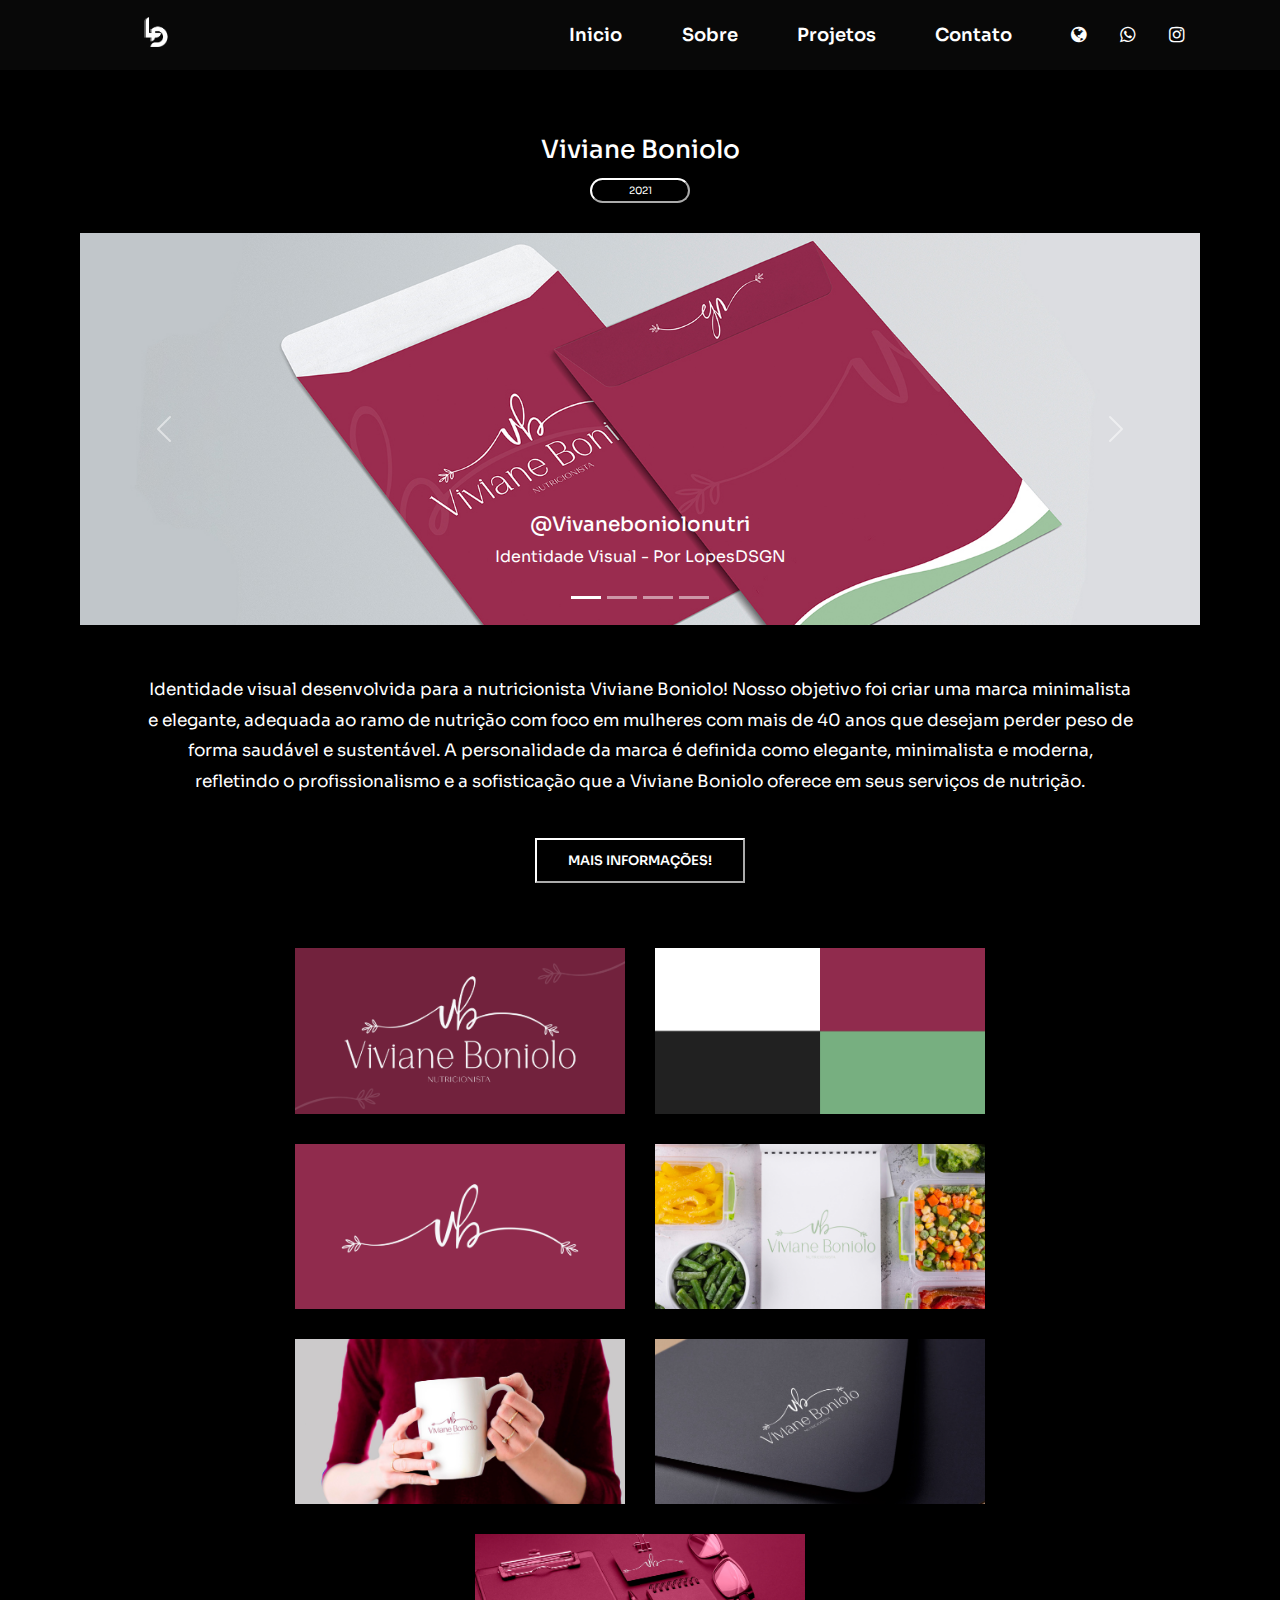
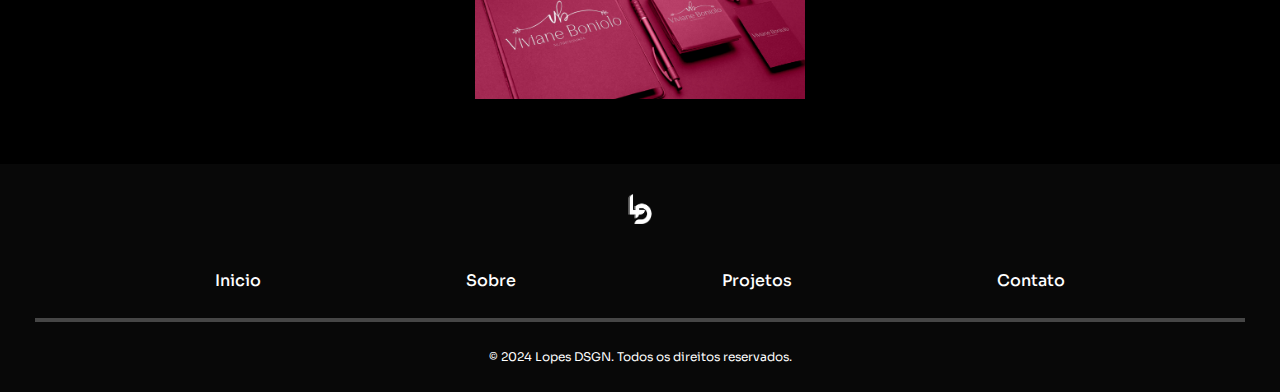
<file: tela-projeto-viviane.html>
<!DOCTYPE html>
<html lang="en">
<head>
    <meta charset="UTF-8">
    <meta name="viewport" content="width=device-width, initial-scale=1.0">
    <meta property="og:title" content="Portfólio - 2024">
    <title>Viviane Boniolo - Lopes DSGN</title>
    <link rel="shortcut icon" href="PaginaPort/img/logodsgn.png" type="image/x-icon">
    <link rel="stylesheet" href="https://stackpath.bootstrapcdn.com/font-awesome/4.7.0/css/font-awesome.min.css">
    <link href='https://unpkg.com/boxicons@2.1.4/css/boxicons.min.css' rel='stylesheet'>
    <script src="https://code.jquery.com/jquery-3.7.1.js" integrity="sha256-eKhayi8LEQwp4NKxN+CfCh+3qOVUtJn3QNZ0TciWLP4=" crossorigin="anonymous"></script>
    <link href="lightbox2-2.11.4\src\css/lightbox.css" rel="stylesheet" />
    <script src="lightbox2-2.11.4\src\js/lightbox.js"></script>
    <link href='https://unpkg.com/boxicons@2.1.4/css/boxicons.min.css' rel='stylesheet'>
    <link href="https://cdn.jsdelivr.net/npm/bootstrap@5.3.3/dist/css/bootstrap.min.css" rel="stylesheet" integrity="sha384-QWTKZyjpPEjISv5WaRU9OFeRpok6YctnYmDr5pNlyT2bRjXh0JMhjY6hW+ALEwIH" crossorigin="anonymous">
    <script src="https://cdn.jsdelivr.net/npm/bootstrap@5.3.3/dist/js/bootstrap.bundle.min.js" integrity="sha384-YvpcrYf0tY3lHB60NNkmXc5s9fDVZLESaAA55NDzOxhy9GkcIdslK1eN7N6jIeHz" crossorigin="anonymous"></script>
    <link rel="stylesheet" href="tela-projeto-viviane.css">
</head>
<body>
<section class="content-tela">
    <header>
        <input type="checkbox" name="" id="chk1">
        <div class="logo">
           <img src="PaginaPort/img/logodsgn.png" alt="pok" class="logo-menu">
        </div>
        <label for="chk1" class="menu">
            <i class="fa fa-bars" class="ico"></i>
        </label>
        <ul>
            <li><a href="Index.html">Inicio</a></li>
            <li><a href="Index.html">Sobre</a></li>
            <li><a href="Index.html">Projetos</a></li>
            <li><a href="contato.html">Contato</a></li>
                <li>
                    <a href="https://linktr.ee/lopes_dsgn" target="_blank"><i class="fa fa-globe" class="ico-menu"></i></a>
                    <a href="https://wa.me/5511989024678" target="_blank"><i class="fa fa-whatsapp" class="ico-menu"></i></a>
                    <a href="https://www.instagram.com/lopes_dsgn?igsh=OGxnN3RtaDJmZGZi" target="_blank"><i class="fa fa-instagram" class="ico-menu"></i></a>
                </li>
        </ul>
    </header>

    <section class="conteudo">
        <section class="tela-projeto">
                <h1 class="titulo-projeto">Viviane Boniolo</h1>
                <button disabled class="botao-data">
                    2021
                </button>
                    <section class="c-carrousel">
                        <div id="carouselExampleCaptions" class="carousel slide">
                            <div class="carousel-indicators">
                                <button type="button" data-bs-target="#carouselExampleCaptions" data-bs-slide-to="0" class="active" aria-current="true" aria-label="Slide 1"></button>
                                <button type="button" data-bs-target="#carouselExampleCaptions" data-bs-slide-to="1" aria-label="Slide 2"></button>
                                <button type="button" data-bs-target="#carouselExampleCaptions" data-bs-slide-to="2" aria-label="Slide 3"></button>
                                <button type="button" data-bs-target="#carouselExampleCaptions" data-bs-slide-to="3" aria-label="Slide 4"></button>
                                </div>
                                <div class="carousel-inner">
                                <div class="carousel-item active">
                                    <img src="PaginaPort/marcas/Viviane Boniolo/banner1.jpg" class="d-block w-100" alt="...">
                                    <div class="carousel-caption d-none d-md-block">
                                    <h5>@Vivaneboniolonutri</h5>
                                    <p>Identidade Visual - Por LopesDSGN</p>
                                    </div>
                                </div>
                                <div class="carousel-item">
                                    <img src="PaginaPort/marcas/Viviane Boniolo/banner2.jpg" class="d-block w-100" alt="...">
                                    <div class="carousel-caption d-none d-md-block">
                                        <h5>@Vivaneboniolonutri</h5>
                                        <p>Identidade Visual - Por LopesDSGN</p>
                                    </div>
                                </div>
                                <div class="carousel-item">
                                    <img src="PaginaPort/marcas/Viviane Boniolo/banner3.jpg" class="d-block w-100" alt="...">
                                    <div class="carousel-caption d-none d-md-block">
                                        <h5>@Vivaneboniolonutri</h5>
                                        <p>Identidade Visual - Por LopesDSGN</p>
                                    </div>
                                </div>
                                <div class="carousel-item">
                                    <img src="PaginaPort/marcas/Viviane Boniolo/banner4.jpg" class="d-block w-100" alt="...">
                                    <div class="carousel-caption d-none d-md-block">
                                        <h5>@Vivaneboniolonutri</h5>
                                        <p>Identidade Visual - Por LopesDSGN</p>
                                    </div>
                                </div>
                                </div>
                            <button class="carousel-control-prev" type="button" data-bs-target="#carouselExampleCaptions" data-bs-slide="prev">
                            <span class="carousel-control-prev-icon" aria-hidden="true"></span>
                            <span class="visually-hidden">Previous</span>
                            </button>
                            <button class="carousel-control-next" type="button" data-bs-target="#carouselExampleCaptions" data-bs-slide="next">
                            <span class="carousel-control-next-icon" aria-hidden="true"></span>
                            <span class="visually-hidden">Next</span>
                            </button>
                        </div>
                    </section>

                    <p class="descricao-projeto">
                        Identidade visual desenvolvida para a nutricionista Viviane Boniolo! Nosso objetivo foi criar uma marca minimalista e elegante, adequada ao ramo de nutrição com foco em mulheres com mais de 40 anos que desejam perder peso de forma saudável e sustentável. A personalidade da marca é definida como elegante, minimalista e moderna, refletindo o profissionalismo e a sofisticação que a Viviane Boniolo oferece em seus serviços de nutrição.
                    </p>

                    <a href="https://wa.me/5511989024678?text=Ol%C3%A1%2C%20gostaria%20de%20saber%20mais%20informa%C3%A7%C3%B5es%20sobre%20a%20cria%C3%A7%C3%A3o%20de%20identidade%20visual!" class="botao-projeto" target="_blank">
                        <button class="botao-projeto-ap">
                            Mais informações!
                        </button>
                    </a>

                    <div class="projeto-imagem">
                        <a href="PaginaPort/marcas/Viviane Boniolo/Banner.jpg" data-lightbox="image-1" data-title="Identidade Visual Viviane Boniolo">
                            <img src="PaginaPort/marcas/Viviane Boniolo/Banner.jpg" alt="" class="img-projeto">
                        </a>

                        <a href="PaginaPort/marcas/Viviane Boniolo/1.jpg" data-lightbox="image-1" data-title="Identidade Visual Viviane Boniolo">
                            <img src="PaginaPort/marcas/Viviane Boniolo/1.jpg" alt="" class="img-projeto">
                        </a>

                        <a href="PaginaPort/marcas/Viviane Boniolo/2.jpg" data-lightbox="image-1" data-title="Identidade Visual Viviane Boniolo">
                            <img src="PaginaPort/marcas/Viviane Boniolo/2.jpg" alt="" class="img-projeto">
                        </a>
                        
                        <a href="PaginaPort/marcas/Viviane Boniolo/3.jpg" data-lightbox="image-1" data-title="Identidade Visual Viviane Boniolo">
                            <img src="PaginaPort/marcas/Viviane Boniolo/3.jpg" alt="" class="img-projeto">
                        </a>

                        <a href="PaginaPort/marcas/Viviane Boniolo/4.jpg" data-lightbox="image-1" data-title="Identidade Visual Viviane Boniolo">
                            <img src="PaginaPort/marcas/Viviane Boniolo/4.jpg" alt="" class="img-projeto">
                        </a>

                        <a href="PaginaPort/marcas/Viviane Boniolo/5.jpg" data-lightbox="image-1" data-title="Identidade Visual Viviane Boniolo">
                            <img src="PaginaPort/marcas/Viviane Boniolo/5.jpg" alt="" class="img-projeto">
                        </a>

                        <a href="PaginaPort/marcas/Viviane Boniolo/6.jpg" data-lightbox="image-1" data-title="Identidade Visual Viviane Boniolo">
                            <img src="PaginaPort/marcas/Viviane Boniolo/6.jpg" alt="" class="img-projeto">
                        </a>
                        
                        

                    </div>
        </section>
    </section>
</section>

<footer>
    <div class="rodape">
        <img src="PaginaPort/img/logodsgn.png" alt="Logo" class="logo-rodape">
        <ul class="title-rodape">
            <li><a href="Index.html">Inicio</a></li>
            <li><a href="Index.html">Sobre</a></li>
            <li><a href="Index.html">Projetos</a></li>
            <li><a href="contato.html">Contato</a></li>
        </ul>

        <hr class="linha-rodape">

        <p class="text-rodape">© 2024 Lopes DSGN. Todos os direitos reservados.</p>

    </div>
</footer>
</body>
</html>
</file>
<file: style.css>
@import "https://fonts.googleapis.com/css2?family=Sora:wght@100;200;300;400;500;600;700;800&display=swap";*{margin:0;padding:0;box-sizing:border-box;font-family:'Sora',sans-serif}body{background-color:#000}.loader-container{position:fixed;top:0;left:0;width:100%;height:100%;background-color:#000;display:flex;flex-direction:column;justify-content:center;align-items:center;z-index:9999}.loader{border:8px solid #aaa;border-radius:50%;border-top:8px solid #313131;width:50px;height:50px;animation:spin 2s linear infinite;margin-top:20px}@keyframes spin{0%{transform:rotate(0deg)}100%{transform:rotate(360deg)}}.gif{width:300px;height:auto;border-radius:20px}.highlight{color:#aaa}.loading-message{font-size:2rem;font-weight:700;color:#fff;text-align:center;margin-top:20px}.content-tela{display:none}@media screen and (max-width: 768px){.gif{width:225px}.loading-message{font-size:6vw;margin-top:40px}.loader{margin-top:30px}}header{height:70px;display:flex;width:100%;position:relative;padding:22px 4%}#chk1{display:none}.ico-menu{color:#fff;cursor:pointer}.fa{font-size:25px}header .logo{flex:1;width:30px;margin-top:-10px;margin-left:90px}.logo-menu{flex:1;width:30px;margin-top:5px}header ul{flex:2;display:flex;justify-content:space-evenly}header ul li{list-style:none}header ul li a{text-decoration:none;color:#fff;font-weight:600;font-size:18px;padding:10px 15px}header ul li a:hover{border-bottom:2px solid #696969;color:#696969}header .menu{font-size:2.5em;display:none;color:#fff}.ico{color:#fff}@media(max-width:650px){.search-box button{position:absolute}header ul{position:fixed;top:92px;right:-100%;background:rgba(0,0,0,0.5);height:calc(100vh - 300px);width:70%;flex-direction:column;align-items:center;transition:right .5s linear}header{height:60px}header .menu{display:block;width:50px}#chk1:checked ~ ul{right:0}header{padding-top:25px}header .logo{display:flex;align-items:center;margin-left:10px}.logo-menu{flex:none;width:32px;margin-top:56px;margin-left:18px}.c-carrousel{margin-top:50px}}.apresentacao{height:80vh;display:flex;align-items:center;padding:0 10%;justify-content:space-around;flex-direction:column}.texto-foto{display:flex;flex-direction:column;align-items:center;margin-top:80px}.t-titulo{font-size:2rem;font-weight:800;margin-top:10px;color:rgb(170,170,170)}.t-conteudo{margin-top:30px;font-size:20px;font-weight:200;color:#fff;line-height:1.5;text-align:center}@media(max-width:650px){.apresentacao{display:flex;flex-direction:column;align-items:center;margin-top:60px}.t-titulo{font-size:35px;margin:12px}.texto-foto{text-align:center;margin-top:0}.t-conteudo{padding:0 20px;font-size:16px}.t-conteudo .t-conteudo2{padding:0 30px}.img{max-width:300px;height:auto;margin-top:35px}}.container-qualificacoes{height:750px;width:100%;background-color:#15121c;padding:0 5%}.container-skills{display:flex;align-content:center;align-items:stretch;margin-top:70px}.foto-skill{max-width:326px;margin-top:20px}.quali-texto{font-size:2rem;font-weight:800;margin-top:120px;color:rgb(170,170,170);text-align:center;padding:80px 0}.skills-f{width:100%;max-width:600px;padding:0 5%;margin-top:-60px}.skills{width:100%;max-width:600px;padding:0 5%;margin-top:-60px}.skill-name{font-size:18px;font-weight:700;color:#f1f1f1;text-transform:uppercase;margin:20px 0}.skill-bar{height:14px;background:#282828;border-radius:3px}.skills-per{height:14px;background:#d13639;border-radius:3px;position:relative;animation:fillBars 2.5s 1}.skills-per::before{content:attr(per);position:absolute;padding:4px 6px;background:#f1f1f1;border-radius:4px;font-size:12px;top:-35px;right:0;transform:translateX(50%)}.skills-per::after{content:"";position:absolute;width:10px;height:10px;background:#f1f1f1;top:-20px;right:0;transform:translateX(50%) rotate(45deg);border-radius:2px}@keyframes fillBars{from{width:0}to{width:100%}}@media(max-width:650px){.container-qualificacoes{height:670px;width:100%;background-color:#000;padding:0 5%;margin-top:230px}.skills-f{display:none}.skill-name{font-size:13px}.quali-texto{margin-top:100px;padding:55px 0}}.area{display:flex;flex-direction:column;align-items:center;margin-top:-60px}.container-area{position:relative;width:1000px;display:flex;justify-content:space-between;flex-wrap:wrap;margin:20px;margin-top:-25px}.container-area .a-card{position:relative;height:250px;background:#fff;display:flex;width:45%;margin:30px 0;border-radius:13px}.container-area .a-card .a-imgcard{position:absolute;top:0;left:0;width:100%;height:100%;background:#000;border:1px solid #fff;color:#fff;border-radius:0;z-index:1;display:flex;justify-content:center;align-items:center;overflow:hidden;transition:.5s ease-in-out}.container-area .a-card:hover .a-imgcard{width:150px;height:150px;left:-75px;top:calc(50% - 75px);transition:.5s ease-in-out;background:rgb(170,170,170);border:4px solid #fff}.container-area .a-card .a-imgcard:before{content:attr(data-text);position:absolute;bottom:0;left:0;width:100%;height:30%;text-align:center;font-size:1.5em;color:rgb(170,170,170);font-weight:700}.container-area .a-card .a-imgcard img{max-width:80px;margin-top:-20px;transition:.5s ease-in-out}.container-area .a-card:hover .a-imgcard img{max-width:75px;margin-top:5px}.container-area .a-card .content{position:absolute;right:0;width:calc(100% - 75px);height:100%;padding:20px;display:flex;justify-content:center;align-items:center}.container-area .a-card .content h3{margin-bottom:5px;font-size:24px;margin-top:10px}.container-area .a-card .content a{display:inline-block;margin-top:10px;padding:5px 10px;background:#212121;text-decoration:none;color:#fff}@media (max-width: 992px){.container-area{width:100%;flex-direction:column;align-items:center}.container-area .a-card{width:400px}}@media (max-width: 650px){.container-area .a-card{max-width:300px;flex-direction:column;height:auto}.container-area .a-card .a-imgcard{position:relative}.container-area .a-card .a-imgcard img{max-width:0;margin-top:0}.container-area .a-card .a-imgcard,.container-area .a-card:hover .a-imgcard{width:100%;height:200px;left:0;font-size:0}.container-area .a-card .a-imgcard img,.container-area .a-card:hover .a-imgcard img{max-width:80px}.container-area .a-card .content{position:relative;width:100%}.container-area .a-card .content h3{margin-bottom:20px;font-size:24px;margin-top:-20px}}.c-conteudo{margin-top:25px}.botao-um{width:250px;height:70px;margin:0 20px;border-radius:0;border:.5px solid #fff;background:transparent;font-weight:500;font-size:16px;margin-top:70px;color:#fff;text-transform:uppercase}@media (max-width: 650px){.botao-um{margin:0 40px;margin-top:40px}}.portf{padding:0 10%;margin-top:725px}.titulo-projetos{text-align:center;margin:65px auto;font-size:2rem;font-weight:800;color:rgb(170,170,170);padding:15px 0}.imagem-projetos{width:100%;display:flex;justify-content:center;align-items:center;flex-wrap:wrap}.banner-projeto{max-width:360px;display:block;margin:auto}.image{width:360px;margin:10px;position:relative}.contenttt{width:100%;height:100%;top:0;left:0;position:absolute;background-color:#000000cc;display:flex;justify-content:flex-end;align-items:center;flex-direction:column;opacity:0;transition:.6s;cursor:pointer}.contenttt:hover{opacity:1}.contenttt h1{font-size:22px;font-weight:500;color:#fff}.contenttt p{font-size:12px;font-weight:300;color:#fff;margin-bottom:16px}.contenttt > *{transform:translateY(25px);transition:transform .6s}.contenttt:hover > *{transform:translateY(0px)}@media (max-width: 650px){.portf{margin-top:2390px}}#portclass{background-color:#080808;display:flex;flex-direction:column;align-items:center;flex-wrap:nowrap;margin-top:750px}.meu-port{width:100%;height:1400px;display:flex;background-color:#080808;flex-direction:column;align-content:center;align-items:center;margin-top:-651px}.title-port{font-size:2rem;font-weight:800;margin-top:120px;color:rgb rgb(170,170,170);text-align:center;padding:80px 0}.linha-rosa{height:2px;background-color:rgb(170,170,170);margin-top:25px}.conteudo{display:none}.conteudo h1{margin-top:50px;text-align:center;font-size:2rem;font-weight:900;color:rgb(170,170,170)}.conteudo p{text-align:center;margin-top:15px;font-size:1.2rem;font-weight:400;color:#fff}.title-port{font-size:2rem;font-weight:800;color:rgb(170,170,170);text-align:center;padding:40px 0;margin-top:60px}.menu-port{display:flex;align-items:center}.menu-port li{cursor:pointer;padding:10px 20px;text-decoration:none;list-style:none;transition:.5s}.menu-port li:hover{color:rgb(170,170,170);border-bottom:1.5px solid rgb(170,170,170)}.menu-port li.selected{color:rgb(170,170,170);font-weight:900;border-bottom:1.5px solid rgb(170,170,170)}.text-li{font-size:22px;font-weight:600;color:#fff}.portfolio{display:flex;flex-direction:column;align-content:center;align-items:center}.tam-post{margin-top:40px}.linha{display:flex;flex-wrap:wrap;flex-direction:row;justify-content:center;padding:0 16%}.post{max-width:220px;padding:10px}@media(max-width:650px){.meu-port{height:720px;padding:0 5%}ol, ul {padding-left: 1rem;}.menu-port{display:flex;align-items:center;justify-content:center}.menu-port li{cursor:pointer;padding:0 5%;text-decoration:none;list-style:none;transition:.5s}.text-li{font-size:12px;font-weight:600;color:#fff;text-align:center}.post{max-width:85px;padding:5px}.linha{padding:0 8%}.conteudo h1{font-size:1.4rem}.conteudo p{font-size:.8rem}}#lightbox .lb-outerContainer{background:#000}.linha-rosa2{height:2px;background-color:#fff;margin-top:25px}.logotipo{height:740px;padding:0 4%;margin-top:970px}.logo-titulo{font-size:2rem;font-weight:800;color:rgb(170,170,170);text-align:center;padding:40px 0;margin-top:40px}.logo-subtitulo{text-align:center;margin-top:-15px;font-size:1.2rem;font-weight:400;color:#fff}.logotipo-imagens{display:flex;justify-content:center;flex-wrap:wrap;margin-top:50px;align-content:center;padding:0 2%}.l-imagem{width:250px;margin:22px}@media(max-width:650px){.logotipo{height:675px;margin-top:1225px}.linha-rosa2{width:100%;height:2px;background-color:rgb(170,170,170);margin-top:-230px;margin-left:0}.logo-titulo{margin-top:25px}.l-imagem{width:100px}.logotipo-imagens{margin-top:70px}}.title-formulario{margin-bottom:40px;margin-top:70px;align-items:center;display:flex;justify-content:center;color:#fff}form{max-width:600px;margin:auto;background:#f9f9f900;border:2px solid #fff;padding:40px;border-radius:10px;box-shadow:0 0 10px rgba(0,0,0,0.1)}.label{margin-top:10px;color:#fff}input[type="text"],textarea{width:100%;padding:10px;margin:8px 0;box-sizing:border-box;border:1px solid #ccc;background:#ffffff0d;border-radius:4px;color:#fff;font-weight:200}input[type="submit"]{background-color:#fff;color:#000;padding:12px 20px;border:none;border-radius:4px;cursor:pointer;width:100%}input[type="submit"]:hover{background-color:rgb(170,170,170)}.direcao{display:flex;justify-content:center;margin-top:70px}.chamada{background-color:transparent;border:3px solid #fff;display:flex;border:20px 20px;width:600px;height:200px;justify-content:center;align-items:center}.text-h4{display:flex;justify-content:center;align-items:center;font-size:28px;margin-bottom:0;color:#fff}.botao-chamada{display:flex;flex-direction:column;color:#fff;text-decoration:none;align-items:center}.botao-chamada-ap{width:210px;height:45px;border-radius:0;background:transparent;font-weight:600;font-size:13px;margin-top:25px;border-color:#fff;color:#fff;text-transform:uppercase}.botao-chamada-ap:hover{background-color:#fff;cursor:pointer;color:#000;transition:transform .2s}@media(max-width:650px){.chamada{width:350px}.text-h4{font-size:18px}.botao-chamada{padding:20px}}.rodape{text-align:center;padding:10px;background-color:#080808;margin-top:90px}.logo-rodape{width:30px;text-align:center;margin:20px}.title-rodape{display:flex;align-content:center;justify-content:space-evenly;align-items:center;margin-top:25px;padding-left:0!important}.title-rodape li{display:inline}.title-rodape li a{text-decoration:none;font-size:16px;font-weight:500;color:#fff}.title-rodape li a:hover{border-bottom:2px solid #ffffff90;color:#ffffff90}.linha-rodape{margin:2%;border:2px solid #fff}.text-rodape{text-align:center;font-size:12px;color:#fff}@media(max-width:650px){li{font-size:10px;display:flex;align-content:center;justify-content:space-between}.text-rodape{text-align:center;font-size:9px;color:#fff;list-style:none;padding:0 20px}}
</file>
<file: contato.css>
@import "https://fonts.googleapis.com/css2?family=Poppins:ital,wght@0,100;0,200;0,300;0,400;0,500;0,600;0,700;0,800;0,900;1,100;1,200;1,300;1,400;1,500;1,600;1,700;1,800;1,900&display=swap";body{margin:0 auto;padding:0;box-sizing:border-box;font-family:"Poppins",sans-serif;background:#000}.header{background-color:#080808;display:flex;align-items:center;justify-content:center;padding:0 100px}.logo{width:33px;margin:12px}.tela-contato{display:flex;justify-content:center;align-items:center;padding:0 70px;flex-direction:column}.img-depoimento{height:299px;width:299px;border-radius:50%;padding:1px;background-color:#fff;margin-top:120px}.img-depoimento img{height:100%;width:100%;object-fit:cover;border-radius:50%;border:3px solid #fff}.logo-centro{max-width:200px}.tela-titulo{font-size:32px;margin-top:30px;color:#fff}.descricao{font-size:12px;color:#fff;text-align:center}.tela-subtitulo{font-size:13px;color:#fff}.icone-contato{cursor:pointer;font-size:42px}.icone-contato a{color:#fff!important}.icone-contato a:hover{color:#ffffff90!important}.rodape{text-align:center;padding:13px;background-color:#080808;margin-top:13px;position:fixed;width:100%;bottom:0}.logo-rodape{width:30px;text-align:center;margin-top:20px}.title-rodape{display:flex;align-content:center;justify-content:space-evenly;align-items:center;margin-top:15px;padding-left:0!important}.title-rodape li{display:inline}.title-rodape li a{text-decoration:none;font-size:16px;font-weight:500;color:#fff}.title-rodape li a:hover{border-bottom:2px solid #ffffff90;color:#ffffff90}.linha-rodape{margin:2%;border:2px solid #fff}.text-rodape{text-align:center;font-size:12px;color:#fff}@media screen and (max-width: 650px){.img-depoimento{height:200px;width:200px;display:flex;justify-content:center}.descricao{font-size:15px}.tela-titulo{font-weight:500;margin-bottom:20px}}
</file>
<file: tela-projeto-amarena.css>
@import "https://fonts.googleapis.com/css2?family=Sora:wght@100;200;300;400;500;600;700;800&display=swap";*{margin:0;padding:0;box-sizing:border-box;font-family:'Sora',sans-serif}body{background-color:#000}header{height:70px;display:flex;width:100%;position:relative;padding:22px 4%;background:#080808}#chk1{display:none}.ico-menu{color:#fff;cursor:pointer}header .logo{flex:1;width:30px;margin-top:-10px;margin-left:90px}.logo-menu{flex:1;width:30px;margin-top:5px}header ul{flex:2;display:flex;justify-content:space-evenly}header ul li{list-style:none}header ul li a{text-decoration:none;color:#fff;font-weight:600;font-size:18px;padding:10px 15px}header ul li a:hover{border-bottom:2px solid #aaa}header .menu{font-size:2.5em;display:none;color:#fff}.ico{color:#fff}@media(max-width:650px){.search-box button{position:absolute}header ul{position:fixed;top:92px;right:-100%;background:rgba(0,0,0,0.5);height:calc(100vh - 300px);width:70%;flex-direction:column;align-items:center;transition:right .5s linear}header{height:60px}header .menu{display:block;width:50px}#chk1:checked ~ ul{right:0}}.conteudo{padding:0 80px}.tela-projeto{text-align:center;align-items:center}.titulo-projeto{text-align:center;margin-top:65px;font-size:25px;font-weight:500;color:#fff}.botao-data{width:100px;height:25px;border-radius:40px;background:transparent;font-weight:400;font-size:10px;margin-top:5px;border-color:#fff;color:#fff;text-transform:uppercase;margin-bottom:30px}.descricao-projeto{text-align:center;font-size:17px;margin-top:50px;padding:0 65px;color:#fff;line-height:1.8}.botao-projeto-ap{width:210px;height:45px;border-radius:0;background:transparent;font-weight:600;font-size:13px;margin-top:25px;border-color:#fff;color:#fff;text-transform:uppercase}.botao-projeto{color:#fff;text-decoration:none}.botao-projeto-ap:hover{background-color:#fff;cursor:pointer;color:#000;transition:transform .2s}.projeto-imagem{display:flex;justify-content:center;flex-wrap:wrap;align-items:center;margin:50px}.img-projeto{max-width:330px;margin:15px}.img-projeto:hover{opacity:.7;transform:scale(1.1);box-shadow:0 5px 10px rgba(0,0,0,0.2)}#lightbox .lb-outerContainer{background:transparent}#lightbox-container-image-box{max-width:80%;height:100%!important}.rodape{text-align:center;padding:10px;background-color:#080808;margin-top:30px}.logo-rodape{width:30px;text-align:center;margin:20px}.title-rodape{display:flex;align-content:center;justify-content:space-evenly;align-items:center;margin-top:25px;padding-left:0!important}.title-rodape li{display:inline}.title-rodape li a{text-decoration:none;font-size:16px;font-weight:500;color:#fff}.title-rodape li a:hover{border-bottom:2px solid #ffffff90;color:#ffffff90}.linha-rodape{margin:2%;border:2px solid #fff}.text-rodape{text-align:center;font-size:12px;color:#fff}@media(max-width:650px){header{padding-top:25px}header .logo{display:flex;align-items:center;margin-left:10px}.logo-menu{flex:none;width:32px;margin-top:56px;margin-left:18px}.c-carrousel{margin-top:50px}.titulo-projeto{margin-top:100px}.botao-data{margin-bottom:0}.descricao-projeto{padding:0 45px;font-size:12px}.conteudo{padding:0}header ul{z-index:1000;background-color:#000}ol,ul{padding-left:0}}
</file>
<file: tela-projeto-barnno.css>
@import "https://fonts.googleapis.com/css2?family=Sora:wght@100;200;300;400;500;600;700;800&display=swap";*{margin:0;padding:0;box-sizing:border-box;font-family:'Sora',sans-serif}body{background-color:#000}header{height:70px;display:flex;width:100%;position:relative;padding:22px 4%;background:#080808}#chk1{display:none}.ico-menu{color:#fff;cursor:pointer}header .logo{flex:1;width:30px;margin-top:-10px;margin-left:90px}.logo-menu{flex:1;width:30px;margin-top:5px}header ul{flex:2;display:flex;justify-content:space-evenly}header ul li{list-style:none}header ul li a{text-decoration:none;color:#fff;font-weight:600;font-size:18px;padding:10px 15px}header ul li a:hover{border-bottom:2px solid #fff}header .menu{font-size:2.5em;display:none;color:#fff}.ico{color:#fff}@media(max-width:650px){.search-box button{position:absolute}header ul{position:fixed;top:92px;right:-100%;background:rgba(0,0,0,0.5);height:calc(100vh - 300px);width:70%;flex-direction:column;align-items:center;transition:right .5s linear}header .menu{display:block;width:50px}#chk1:checked ~ ul{right:0}header{padding-top:25px}header .logo{display:flex;align-items:center;margin-left:10px}}.conteudo{padding:0 80px}.tela-projeto{text-align:center;align-items:center}.titulo-projeto{text-align:center;margin-top:65px;font-size:25px;font-weight:500;color:#fff}.botao-data{width:100px;height:25px;border-radius:40px;background:transparent;font-weight:400;font-size:10px;margin-top:5px;border-color:#fff;color:#fff;text-transform:uppercase;margin-bottom:30px}.descricao-projeto{text-align:center;font-size:17px;margin-top:50px;padding:0 65px;color:#fff;line-height:1.8}.botao-projeto-ap{width:210px;height:45px;border-radius:0;background:transparent;font-weight:600;font-size:13px;margin-top:25px;border-color:#fff;color:#fff;text-transform:uppercase}.botao-projeto{color:#fff;text-decoration:none}.botao-projeto-ap:hover{background-color:#fff;cursor:pointer;color:#000;transition:transform .2s}.projeto-imagem{display:flex;justify-content:center;flex-wrap:wrap;align-items:center;margin:60px;padding:0 120px}.img-projeto{max-width:210px;margin:15px}.img-projeto-1{max-width:320px;margin:15px}.img-projeto:hover{opacity:.7;transform:scale(1.1);box-shadow:0 5px 10px rgba(0,0,0,0.2)}.img-projeto-1:hover{opacity:.7;transform:scale(1.1);box-shadow:0 5px 10px rgba(0,0,0,0.2)}#lightbox .lb-outerContainer{background:transparent}#lightbox-container-image-box{max-width:80%;height:100%!important}.rodape{text-align:center;padding:10px;background-color:#080808;margin-top:30px}.logo-rodape{width:30px;text-align:center;margin:20px}.title-rodape{display:flex;align-content:center;justify-content:space-evenly;align-items:center;margin-top:25px;padding-left:0!important}.title-rodape li{display:inline}.title-rodape li a{text-decoration:none;font-size:16px;font-weight:500;color:#fff}.title-rodape li a:hover{border-bottom:2px solid #ffffff90;color:#ffffff90}.linha-rodape{margin:2%;border:2px solid #fff}.text-rodape{text-align:center;font-size:12px;color:#fff}@media(max-width:650px){header{padding-top:25px}header .logo{display:flex;align-items:center;margin-left:10px}.logo-menu{flex:none;width:32px;margin-top:56px;margin-left:18px}.c-carrousel{margin-top:50px}.titulo-projeto{margin-top:100px}.botao-data{margin-bottom:0}.descricao-projeto{padding:0 45px;font-size:12px}.conteudo{padding:0}header ul{z-index:1000;background-color:#000}ol,ul{padding-left:0}}
</file>
<file: tela-projeto-best-shape.css>
@import "https://fonts.googleapis.com/css2?family=Sora:wght@100;200;300;400;500;600;700;800&display=swap";*{margin:0;padding:0;box-sizing:border-box;font-family:'Sora',sans-serif}body{background-color:#000}header{height:70px;display:flex;width:100%;position:relative;padding:22px 4%;background:#080808}#chk1{display:none}.ico-menu{color:#fff;cursor:pointer}header .logo{flex:1;width:30px;margin-top:-10px;margin-left:90px}.logo-menu{flex:1;width:30px;margin-top:5px}header ul{flex:2;display:flex;justify-content:space-evenly}header ul li{list-style:none}header ul li a{text-decoration:none;color:#fff;font-weight:600;font-size:18px;padding:10px 15px}header ul li a:hover{border-bottom:2px solid #fff}header .menu{font-size:2.5em;display:none;color:#fff}.ico{color:#fff}@media(max-width:650px){.search-box button{position:absolute}header ul{position:fixed;top:92px;right:-100%;background:rgba(0,0,0,0.5);height:calc(100vh - 300px);width:70%;flex-direction:column;align-items:center;transition:right .5s linear}header .menu{display:block;width:50px}#chk1:checked ~ ul{right:0}header{padding-top:25px}header .logo{display:flex;align-items:center;margin-left:10px}}.conteudo{padding:0 80px}.tela-projeto{text-align:center;align-items:center}.titulo-projeto{text-align:center;margin-top:65px;font-size:25px;font-weight:500;color:#fff}.botao-data{width:100px;height:25px;border-radius:40px;background:transparent;font-weight:400;font-size:10px;margin-top:5px;border-color:#fff;color:#fff;text-transform:uppercase;margin-bottom:30px}.descricao-projeto{text-align:center;font-size:17px;margin-top:50px;padding:0 65px;color:#fff;line-height:1.8}.botao-projeto-ap{width:210px;height:45px;border-radius:0;background:transparent;font-weight:600;font-size:13px;margin-top:25px;border-color:#fff;color:#fff;text-transform:uppercase}.botao-projeto{color:#fff;text-decoration:none}.botao-projeto-ap:hover{background-color:#fff;cursor:pointer;color:#000;transition:transform .2s}.projeto-imagem{display:flex;justify-content:center;flex-wrap:wrap;align-items:center;margin:50px}.img-projeto{max-width:330px;margin:15px}.img-projeto:hover{opacity:.7;transform:scale(1.1);box-shadow:0 5px 10px rgba(0,0,0,0.2)}#lightbox .lb-outerContainer{background:transparent}#lightbox-container-image-box{max-width:80%;height:100%!important}.rodape{text-align:center;padding:10px;background-color:#080808;margin-top:30px}.logo-rodape{width:30px;text-align:center;margin:20px}.title-rodape{display:flex;align-content:center;justify-content:space-evenly;align-items:center;margin-top:25px;padding-left:0!important}.title-rodape li{display:inline}.title-rodape li a{text-decoration:none;font-size:16px;font-weight:500;color:#fff}.title-rodape li a:hover{border-bottom:2px solid #ffffff90;color:#ffffff90}.linha-rodape{margin:2%;border:2px solid #fff}.text-rodape{text-align:center;font-size:12px;color:#fff}@media(max-width:650px){header{padding-top:25px}header .logo{display:flex;align-items:center;margin-left:10px}.logo-menu{flex:none;width:32px;margin-top:56px;margin-left:18px}.c-carrousel{margin-top:50px}.titulo-projeto{margin-top:100px}.botao-data{margin-bottom:0}.descricao-projeto{padding:0 45px;font-size:12px}.conteudo{padding:0}header ul{z-index:1000;background-color:#000}ol,ul{padding-left:0}}
</file>
<file: tela-projeto-crianca.css>
@import "https://fonts.googleapis.com/css2?family=Sora:wght@100;200;300;400;500;600;700;800&display=swap";*{margin:0;padding:0;box-sizing:border-box;font-family:'Sora',sans-serif}body{background-color:#000}header{height:70px;display:flex;width:100%;position:relative;padding:22px 4%;background:#080808}#chk1{display:none}.ico-menu{color:#fff;cursor:pointer}header .logo{flex:1;width:30px;margin-top:-10px;margin-left:90px}.logo-menu{flex:1;width:30px;margin-top:5px}header ul{flex:2;display:flex;justify-content:space-evenly}header ul li{list-style:none}header ul li a{text-decoration:none;color:#fff;font-weight:600;font-size:18px;padding:10px 15px}header ul li a:hover{border-bottom:2px solid #fff}header .menu{font-size:2.5em;display:none;color:#fff}.ico{color:#fff}@media(max-width:650px){.search-box button{position:absolute}header ul{position:fixed;top:92px;right:-100%;background:rgba(0,0,0,0.5);height:calc(100vh - 300px);width:70%;flex-direction:column;align-items:center;transition:right .5s linear}header .menu{display:block;width:50px}#chk1:checked ~ ul{right:0}header{padding-top:25px}header .logo{display:flex;align-items:center;margin-left:10px}}.conteudo{padding:0 80px}.tela-projeto{text-align:center;align-items:center}.titulo-projeto{text-align:center;margin-top:65px;font-size:25px;font-weight:500;color:#fff}.botao-data{width:100px;height:25px;border-radius:40px;background:transparent;font-weight:400;font-size:10px;margin-top:5px;border-color:#fff;color:#fff;text-transform:uppercase;margin-bottom:30px}.descricao-projeto{text-align:center;font-size:17px;margin-top:50px;padding:0 65px;color:#fff;line-height:1.8}.botao-projeto-ap{width:210px;height:45px;border-radius:0;background:transparent;font-weight:600;font-size:13px;margin-top:25px;border-color:#fff;color:#fff;text-transform:uppercase}.botao-projeto{color:#fff;text-decoration:none}.botao-projeto-ap:hover{background-color:#fff;cursor:pointer;color:#000;transition:transform .2s}.projeto-imagem{display:flex;justify-content:center;flex-wrap:wrap;align-items:center;margin:60px;padding:0 120px}.img-projeto{max-width:210px;margin:15px}.img-projeto:hover{opacity:.7;transform:scale(1.1);box-shadow:0 5px 10px rgba(0,0,0,0.2)}#lightbox .lb-outerContainer{background:transparent}#lightbox-container-image-box{max-width:80%;height:100%!important}.rodape{text-align:center;padding:10px;background-color:#080808;margin-top:30px}.logo-rodape{width:30px;text-align:center;margin:20px}.title-rodape{display:flex;align-content:center;justify-content:space-evenly;align-items:center;margin-top:25px;padding-left:0!important}.title-rodape li{display:inline}.title-rodape li a{text-decoration:none;font-size:16px;font-weight:500;color:#fff}.title-rodape li a:hover{border-bottom:2px solid #ffffff90;color:#ffffff90}.linha-rodape{margin:2%;border:2px solid #fff}.text-rodape{text-align:center;font-size:12px;color:#fff}@media(max-width:650px){header{padding-top:25px}header .logo{display:flex;align-items:center;margin-left:10px}.logo-menu{flex:none;width:32px;margin-top:56px;margin-left:18px}.c-carrousel{margin-top:50px}.titulo-projeto{margin-top:100px}.botao-data{margin-bottom:0}.descricao-projeto{padding:0 45px;font-size:12px}.conteudo{padding:0}header ul{z-index:1000;background-color:#000}ol,ul{padding-left:0}}
</file>
<file: tela-projeto-lalolita.css>
@import "https://fonts.googleapis.com/css2?family=Sora:wght@100;200;300;400;500;600;700;800&display=swap";*{margin:0;padding:0;box-sizing:border-box;font-family:'Sora',sans-serif}body{background-color:#000}header{height:70px;display:flex;width:100%;position:relative;padding:22px 4%;background:#080808}#chk1{display:none}.ico-menu{color:#fff;cursor:pointer}header .logo{flex:1;width:30px;margin-top:-10px;margin-left:90px}.logo-menu{flex:1;width:30px;margin-top:5px}header ul{flex:2;display:flex;justify-content:space-evenly}header ul li{list-style:none}header ul li a{text-decoration:none;color:#fff;font-weight:600;font-size:18px;padding:10px 15px}header ul li a:hover{border-bottom:2px solid #fff}header .menu{font-size:2.5em;display:none;color:#fff}.ico{color:#fff}@media(max-width:650px){.search-box button{position:absolute}header ul{position:fixed;top:92px;right:-100%;background:rgba(0,0,0,0.5);height:calc(100vh - 300px);width:70%;flex-direction:column;align-items:center;transition:right .5s linear}header .menu{display:block;width:50px}#chk1:checked ~ ul{right:0}header{padding-top:25px}header .logo{display:flex;align-items:center;margin-left:10px}}.conteudo{padding:0 80px}.tela-projeto{text-align:center;align-items:center}.titulo-projeto{text-align:center;margin-top:65px;font-size:25px;font-weight:500;color:#fff}.botao-data{width:100px;height:25px;border-radius:40px;background:transparent;font-weight:400;font-size:10px;margin-top:5px;border-color:#fff;color:#fff;text-transform:uppercase;margin-bottom:30px}.descricao-projeto{text-align:center;font-size:17px;margin-top:50px;padding:0 65px;color:#fff;line-height:1.8}.botao-projeto-ap{width:210px;height:45px;border-radius:0;background:transparent;font-weight:600;font-size:13px;margin-top:25px;border-color:#fff;color:#fff;text-transform:uppercase}.botao-projeto{color:#fff;text-decoration:none}.botao-projeto-ap:hover{background-color:#fff;cursor:pointer;color:#000;transition:transform .2s}.projeto-imagem{display:flex;justify-content:center;flex-wrap:wrap;align-items:center;margin:60px;padding:0 120px}.img-projeto{max-width:330px;margin:15px}.img-projeto-1{max-width:210px;margin:15px}.img-projeto:hover{opacity:.7;transform:scale(1.1);box-shadow:0 5px 10px rgba(0,0,0,0.2)}.img-projeto-1:hover{opacity:.7;transform:scale(1.1);box-shadow:0 5px 10px rgba(0,0,0,0.2)}#lightbox .lb-outerContainer{background:transparent}#lightbox-container-image-box{max-width:80%;height:100%!important}.rodape{text-align:center;padding:10px;background-color:#080808;margin-top:30px}.logo-rodape{width:30px;text-align:center;margin:20px}.title-rodape{display:flex;align-content:center;justify-content:space-evenly;align-items:center;margin-top:25px;padding-left:0!important}.title-rodape li{display:inline}.title-rodape li a{text-decoration:none;font-size:16px;font-weight:500;color:#fff}.title-rodape li a:hover{border-bottom:2px solid #ffffff90;color:#ffffff90}.linha-rodape{margin:2%;border:2px solid #fff}.text-rodape{text-align:center;font-size:12px;color:#fff}@media(max-width:650px){header{padding-top:25px}header .logo{display:flex;align-items:center;margin-left:10px}.logo-menu{flex:none;width:32px;margin-top:56px;margin-left:18px}.c-carrousel{margin-top:50px}.titulo-projeto{margin-top:100px}.botao-data{margin-bottom:0}.descricao-projeto{padding:0 45px;font-size:12px}.conteudo{padding:0}header ul{z-index:1000;background-color:#000}ol,ul{padding-left:0}}
</file>
<file: tela-projeto-natane.css>
@import "https://fonts.googleapis.com/css2?family=Sora:wght@100;200;300;400;500;600;700;800&display=swap";*{margin:0;padding:0;box-sizing:border-box;font-family:'Sora',sans-serif}body{background-color:#000}header{height:70px;display:flex;width:100%;position:relative;padding:22px 4%;background:#080808}#chk1{display:none}.ico-menu{color:#fff;cursor:pointer}header .logo{flex:1;width:30px;margin-top:-10px;margin-left:90px}.logo-menu{flex:1;width:30px;margin-top:5px}header ul{flex:2;display:flex;justify-content:space-evenly}header ul li{list-style:none}header ul li a{text-decoration:none;color:#fff;font-weight:600;font-size:18px;padding:10px 15px}header ul li a:hover{border-bottom:2px solid #fff}header .menu{font-size:2.5em;display:none;color:#fff}.ico{color:#fff}@media(max-width:650px){.search-box button{position:absolute}header ul{position:fixed;top:92px;right:-100%;background:rgba(0,0,0,0.5);height:calc(100vh - 300px);width:70%;flex-direction:column;align-items:center;transition:right .5s linear}header .menu{display:block;width:50px}#chk1:checked ~ ul{right:0}header{padding-top:25px}header .logo{display:flex;align-items:center;margin-left:10px}}.conteudo{padding:0 80px}.tela-projeto{text-align:center;align-items:center}.titulo-projeto{text-align:center;margin-top:65px;font-size:25px;font-weight:500;color:#fff}.botao-data{width:100px;height:25px;border-radius:40px;background:transparent;font-weight:400;font-size:10px;margin-top:5px;border-color:#fff;color:#fff;text-transform:uppercase;margin-bottom:30px}.descricao-projeto{text-align:center;font-size:17px;margin-top:50px;padding:0 65px;color:#fff;line-height:1.8}.botao-projeto-ap{width:210px;height:45px;border-radius:0;background:transparent;font-weight:600;font-size:13px;margin-top:25px;border-color:#fff;color:#fff;text-transform:uppercase}.botao-projeto{color:#fff;text-decoration:none}.botao-projeto-ap:hover{background-color:#fff;cursor:pointer;color:#000;transition:transform .2s}.projeto-imagem{display:flex;justify-content:center;flex-wrap:wrap;align-items:center;margin:50px}.img-projeto{max-width:330px;margin:15px}.img-projeto:hover{opacity:.7;transform:scale(1.1);box-shadow:0 5px 10px rgba(0,0,0,0.2)}#lightbox .lb-outerContainer{background:transparent}#lightbox-container-image-box{max-width:80%;height:100%!important}.rodape{text-align:center;padding:10px;background-color:#080808;margin-top:30px}.logo-rodape{width:30px;text-align:center;margin:20px}.title-rodape{display:flex;align-content:center;justify-content:space-evenly;align-items:center;margin-top:25px;padding-left:0!important}.title-rodape li{display:inline}.title-rodape li a{text-decoration:none;font-size:16px;font-weight:500;color:#fff}.title-rodape li a:hover{border-bottom:2px solid #ffffff90;color:#ffffff90}.linha-rodape{margin:2%;border:2px solid #fff}.text-rodape{text-align:center;font-size:12px;color:#fff}@media(max-width:650px){header{padding-top:25px}header .logo{display:flex;align-items:center;margin-left:10px}.logo-menu{flex:none;width:32px;margin-top:56px;margin-left:18px}.c-carrousel{margin-top:50px}.titulo-projeto{margin-top:100px}.botao-data{margin-bottom:0}.descricao-projeto{padding:0 45px;font-size:12px}.conteudo{padding:0}header ul{z-index:1000;background-color:#000}ol,ul{padding-left:0}}
</file>
<file: tela-projeto-nina.css>
@import "https://fonts.googleapis.com/css2?family=Sora:wght@100;200;300;400;500;600;700;800&display=swap";*{margin:0;padding:0;box-sizing:border-box;font-family:'Sora',sans-serif}body{background-color:#000}header{height:70px;display:flex;width:100%;position:relative;padding:22px 4%;background:#080808}#chk1{display:none}.ico-menu{color:#fff;cursor:pointer}header .logo{flex:1;width:30px;margin-top:-10px;margin-left:90px}.logo-menu{flex:1;width:30px;margin-top:5px}header ul{flex:2;display:flex;justify-content:space-evenly}header ul li{list-style:none}header ul li a{text-decoration:none;color:#fff;font-weight:600;font-size:18px;padding:10px 15px}header ul li a:hover{border-bottom:2px solid #fff}header .menu{font-size:2.5em;display:none;color:#fff}.ico{color:#fff}@media(max-width:650px){.search-box button{position:absolute}header ul{position:fixed;top:92px;right:-100%;background:rgba(0,0,0,0.5);height:calc(100vh - 300px);width:70%;flex-direction:column;align-items:center;transition:right .5s linear}header .menu{display:block;width:50px}#chk1:checked ~ ul{right:0}header{padding-top:25px}header .logo{display:flex;align-items:center;margin-left:10px}}.conteudo{padding:0 80px}.tela-projeto{text-align:center;align-items:center}.titulo-projeto{text-align:center;margin-top:65px;font-size:25px;font-weight:500;color:#fff}.botao-data{width:100px;height:25px;border-radius:40px;background:transparent;font-weight:400;font-size:10px;margin-top:5px;border-color:#fff;color:#fff;text-transform:uppercase;margin-bottom:30px}.descricao-projeto{text-align:center;font-size:17px;margin-top:50px;padding:0 65px;color:#fff;line-height:1.8}.botao-projeto-ap{width:210px;height:45px;border-radius:0;background:transparent;font-weight:600;font-size:13px;margin-top:25px;border-color:#fff;color:#fff;text-transform:uppercase}.botao-projeto{color:#fff;text-decoration:none}.botao-projeto-ap:hover{background-color:#fff;cursor:pointer;color:#000;transition:transform .2s}.projeto-imagem{display:flex;justify-content:center;flex-wrap:wrap;align-items:center;margin:60px;padding:0 120px}.img-projeto{max-width:210px;margin:15px}.img-projeto:hover{opacity:.7;transform:scale(1.1);box-shadow:0 5px 10px rgba(0,0,0,0.2)}#lightbox .lb-outerContainer{background:transparent}#lightbox-container-image-box{max-width:80%;height:100%!important}.rodape{text-align:center;padding:10px;background-color:#080808;margin-top:30px}.logo-rodape{width:30px;text-align:center;margin:20px}.title-rodape{display:flex;align-content:center;justify-content:space-evenly;align-items:center;margin-top:25px;padding-left:0!important}.title-rodape li{display:inline}.title-rodape li a{text-decoration:none;font-size:16px;font-weight:500;color:#fff}.title-rodape li a:hover{border-bottom:2px solid #ffffff90;color:#ffffff90}.linha-rodape{margin:2%;border:2px solid #fff}.text-rodape{text-align:center;font-size:12px;color:#fff}@media(max-width:650px){header{padding-top:25px}header .logo{display:flex;align-items:center;margin-left:10px}.logo-menu{flex:none;width:32px;margin-top:56px;margin-left:18px}.c-carrousel{margin-top:50px}.titulo-projeto{margin-top:100px}.botao-data{margin-bottom:0}.descricao-projeto{padding:0 45px;font-size:12px}.conteudo{padding:0}header ul{z-index:1000;background-color:#000}ol,ul{padding-left:0}}
</file>
<file: tela-projeto-viviane.css>
@import "https://fonts.googleapis.com/css2?family=Sora:wght@100;200;300;400;500;600;700;800&display=swap";*{margin:0;padding:0;box-sizing:border-box;font-family:'Sora',sans-serif}body{background-color:#000}header{height:70px;display:flex;width:100%;position:relative;padding:22px 4%;background:#080808}#chk1{display:none}.ico-menu{color:#fff;cursor:pointer}header .logo{flex:1;width:30px;margin-top:-10px;margin-left:90px}.logo-menu{flex:1;width:30px;margin-top:5px}header ul{flex:2;display:flex;justify-content:space-evenly}header ul li{list-style:none}header ul li a{text-decoration:none;color:#fff;font-weight:600;font-size:18px;padding:10px 15px}header ul li a:hover{border-bottom:2px solid #fff}header .menu{font-size:2.5em;display:none;color:#fff}.ico{color:#fff}@media(max-width:650px){.search-box button{position:absolute}header ul{position:fixed;top:92px;right:-100%;background:rgba(0,0,0,0.5);height:calc(100vh - 300px);width:70%;flex-direction:column;align-items:center;transition:right .5s linear}header .menu{display:block;width:50px}#chk1:checked ~ ul{right:0}header{padding-top:25px}header .logo{display:flex;align-items:center;margin-left:10px}}.conteudo{padding:0 80px}.tela-projeto{text-align:center;align-items:center}.titulo-projeto{text-align:center;margin-top:65px;font-size:25px;font-weight:500;color:#fff}.botao-data{width:100px;height:25px;border-radius:40px;background:transparent;font-weight:400;font-size:10px;margin-top:5px;border-color:#fff;color:#fff;text-transform:uppercase;margin-bottom:30px}.descricao-projeto{text-align:center;font-size:17px;margin-top:50px;padding:0 65px;color:#fff;line-height:1.8}.botao-projeto-ap{width:210px;height:45px;border-radius:0;background:transparent;font-weight:600;font-size:13px;margin-top:25px;border-color:#fff;color:#fff;text-transform:uppercase}.botao-projeto{color:#fff;text-decoration:none}.botao-projeto-ap:hover{background-color:#fff;cursor:pointer;color:#000;transition:transform .2s}.projeto-imagem{display:flex;justify-content:center;flex-wrap:wrap;align-items:center;margin:50px}.img-projeto{max-width:330px;margin:15px}.img-projeto:hover{opacity:.7;transform:scale(1.1);box-shadow:0 5px 10px rgba(0,0,0,0.2)}#lightbox .lb-outerContainer{background:transparent}#lightbox-container-image-box{max-width:80%;height:100%!important}.rodape{text-align:center;padding:10px;background-color:#080808;margin-top:30px}.logo-rodape{width:30px;text-align:center;margin:20px}.title-rodape{display:flex;align-content:center;justify-content:space-evenly;align-items:center;margin-top:25px;padding-left:0!important}.title-rodape li{display:inline}.title-rodape li a{text-decoration:none;font-size:16px;font-weight:500;color:#fff}.title-rodape li a:hover{border-bottom:2px solid #ffffff90;color:#ffffff90}.linha-rodape{margin:2%;border:2px solid #fff}.text-rodape{text-align:center;font-size:12px;color:#fff}@media(max-width:650px){header{padding-top:25px}header .logo{display:flex;align-items:center;margin-left:10px}.logo-menu{flex:none;width:32px;margin-top:56px;margin-left:18px}.c-carrousel{margin-top:50px}.titulo-projeto{margin-top:100px}.botao-data{margin-bottom:0}.descricao-projeto{padding:0 45px;font-size:12px}.conteudo{padding:0}header ul{z-index:1000;background-color:#000}ol,ul{padding-left:0}}
</file>
